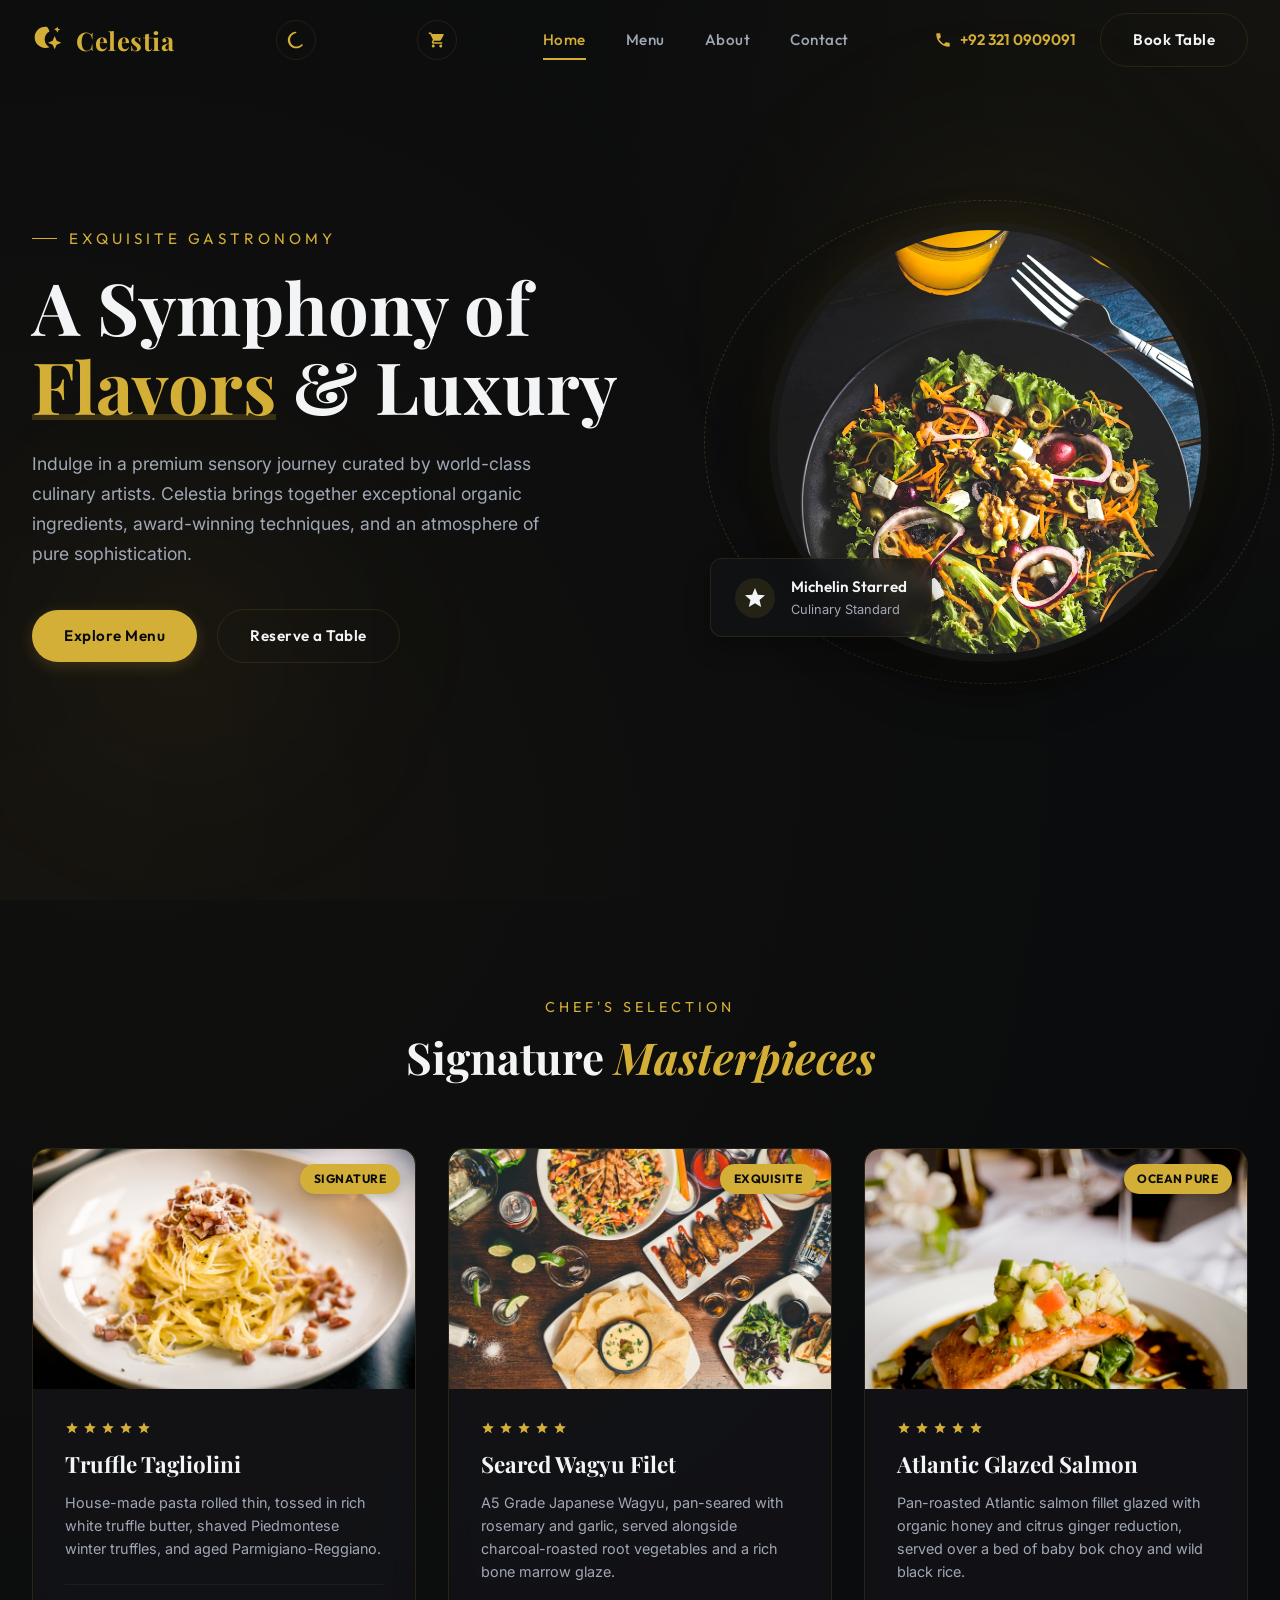
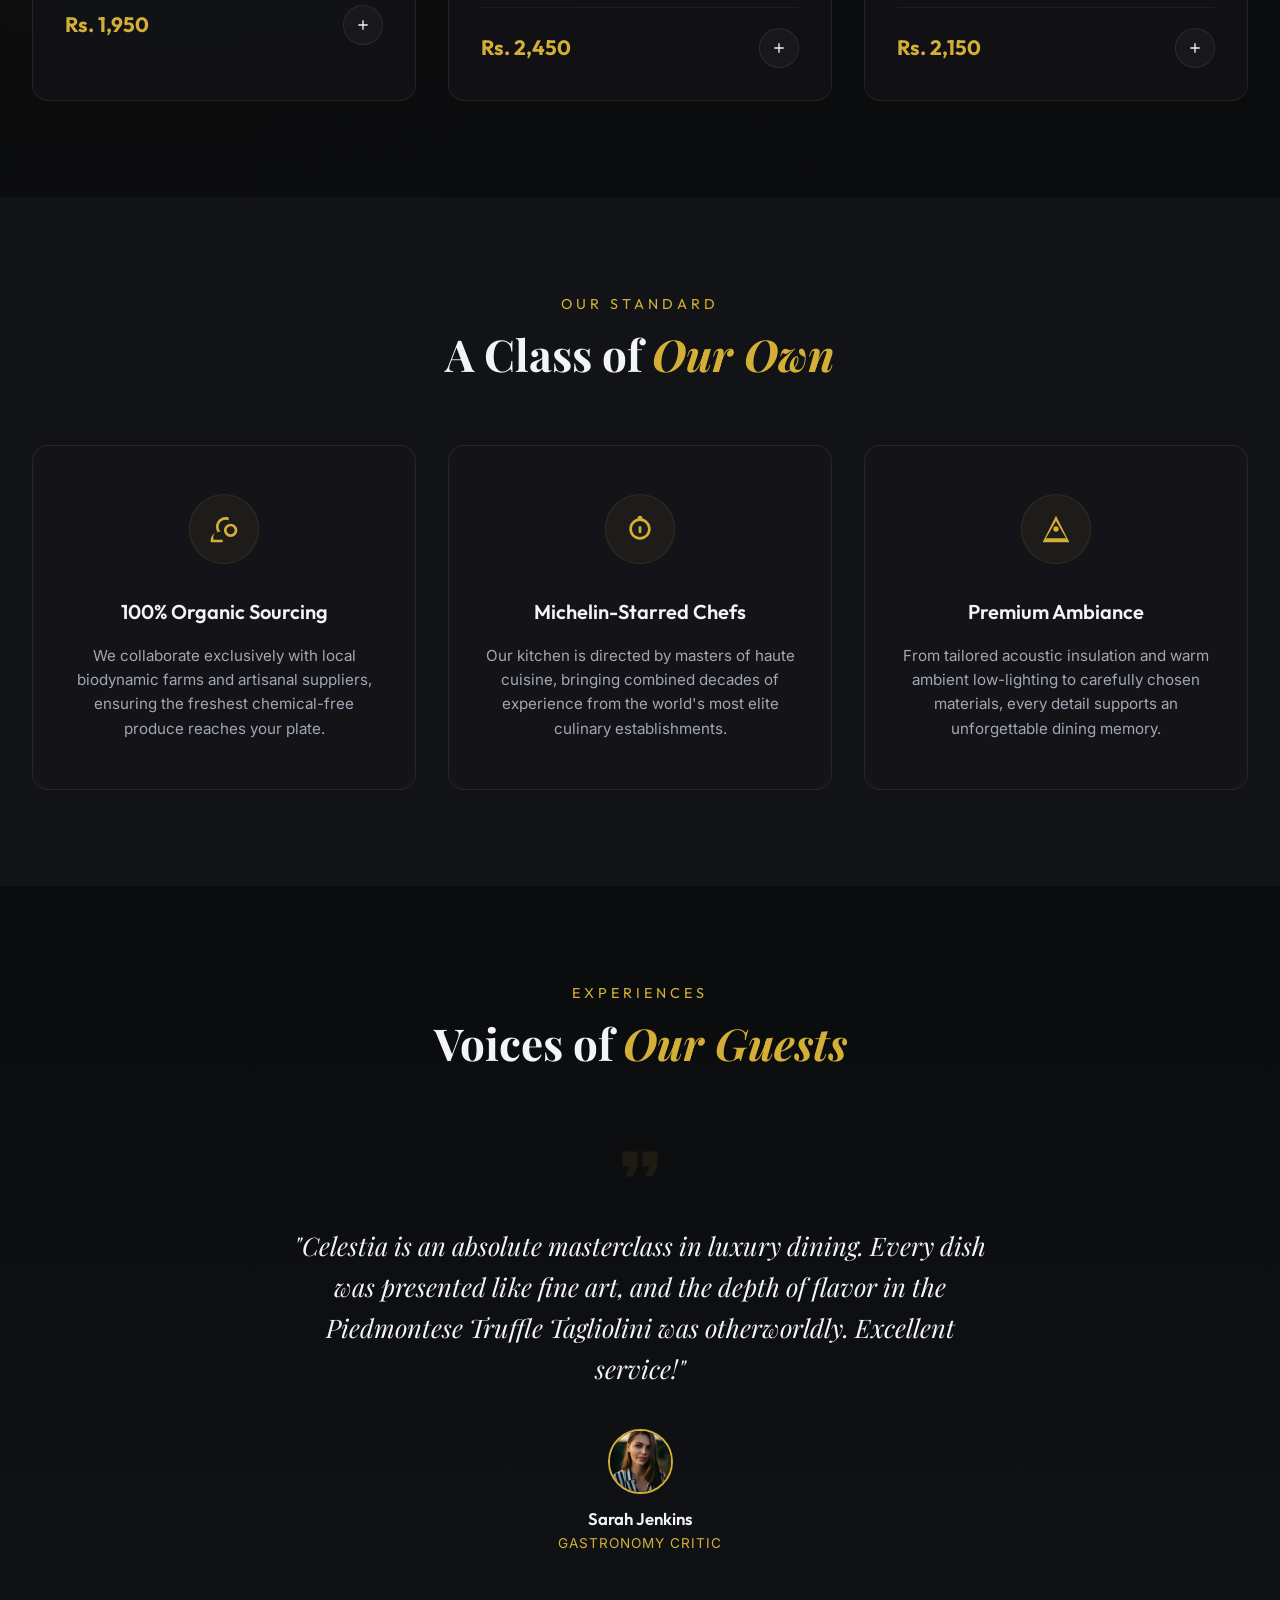
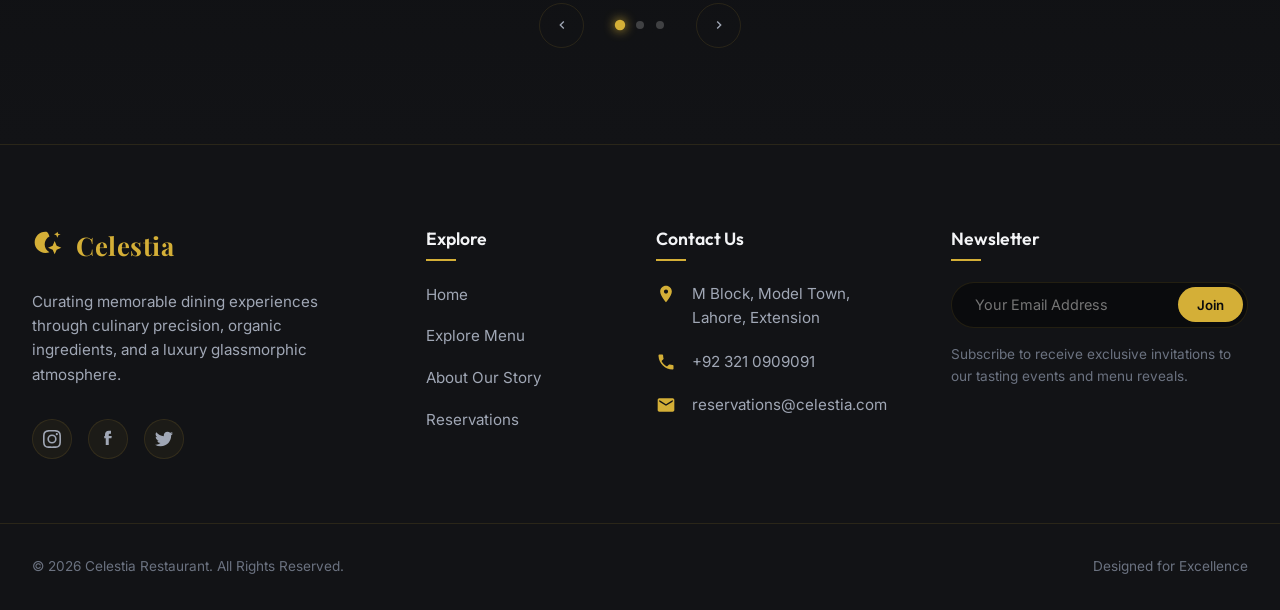
<file: index.html>
<!DOCTYPE html>
<html lang="en">

<head>
    <script>
        // Immediately apply saved theme to prevent flickering
        if (localStorage.getItem('theme') === 'light') {
            document.documentElement.classList.add('light-theme');
        }
    </script>
    <meta charset="UTF-8">
    <meta name="viewport" content="width=device-width, initial-scale=1.0">
    <title>Celestia | Luxury Fine Dining Restaurant</title>
    <meta name="description"
        content="Welcome to Celestia, where luxury meets gastronomy. Experience fine dining curated by Michelin-starred chefs in an ambient, sophisticated atmosphere.">
    <!-- Favicon -->
    <link rel="icon" type="image/svg+xml"
        href="data:image/svg+xml,<svg xmlns='http://www.w3.org/2000/svg' viewBox='0 0 24 24' fill='%23d4af37'><path d='M10 2c-4.42 0-8 3.58-8 8s3.58 8 8 8c1.1 0 2.15-.22 3.11-.62-2.18-1.07-3.61-3.35-3.61-5.88 0-2.53 1.43-4.81 3.61-5.88C12.15 2.22 11.1 2 10 2z'/><path d='M17 9l1.5 3.5L22 14l-3.5 1.5L17 19l-1.5-3.5L12 14l3.5-1.5L17 9z'/><path d='M19 2l.75 1.75L21.5 4l-1.75.75L19 6.5l-.75-1.75L16.5 4l1.75-.75L19 2z'/></svg>">
    <!-- Stylesheets -->
    <link rel="stylesheet" href="css/styles.css?v=1.3">
    <link rel="stylesheet" href="css/home.css?v=1.3">
</head>

<body>

    <!-- Preloader (Bonus Feature) -->
    <div id="preloader">
        <div class="loader-container">
            <div class="loader-logo">
                <svg class="logo-icon" viewBox="0 0 24 24" xmlns="http://www.w3.org/2000/svg">
                    <path
                        d="M10 2c-4.42 0-8 3.58-8 8s3.58 8 8 8c1.1 0 2.15-.22 3.11-.62-2.18-1.07-3.61-3.35-3.61-5.88 0-2.53 1.43-4.81 3.61-5.88C12.15 2.22 11.1 2 10 2z" />
                    <path d="M17 9l1.5 3.5L22 14l-3.5 1.5L17 19l-1.5-3.5L12 14l3.5-1.5L17 9z" />
                    <path d="M19 2l.75 1.75L21.5 4l-1.75.75L19 6.5l-.75-1.75L16.5 4l1.75-.75L19 2z" />
                </svg>
                <span>Celestia</span>
            </div>
            <div class="loader-bar"></div>
        </div>
    </div>

    <!-- Header Section -->
    <header class="header" id="main-header">
        <div class="container nav-container">
            <!-- Brand Logo -->
            <a href="index.html" class="logo" id="header-logo">
                <svg class="logo-icon" viewBox="0 0 24 24" xmlns="http://www.w3.org/2000/svg">
                    <path
                        d="M10 2c-4.42 0-8 3.58-8 8s3.58 8 8 8c1.1 0 2.15-.22 3.11-.62-2.18-1.07-3.61-3.35-3.61-5.88 0-2.53 1.43-4.81 3.61-5.88C12.15 2.22 11.1 2 10 2z" />
                    <path d="M17 9l1.5 3.5L22 14l-3.5 1.5L17 19l-1.5-3.5L12 14l3.5-1.5L17 9z" />
                    <path d="M19 2l.75 1.75L21.5 4l-1.75.75L19 6.5l-.75-1.75L16.5 4l1.75-.75L19 2z" />
                </svg>
                <span>Celestia</span>
            </a>

            <!-- Theme Toggle Button (Bonus Feature) -->
            <button class="theme-toggle" id="theme-toggle-btn" aria-label="Toggle Theme">
                <svg class="sun-icon" viewBox="0 0 24 24">
                    <path
                        d="M12 7c-2.76 0-5 2.24-5 5s2.24 5 5 5 5-2.24 5-5-2.24-5-5-5zM2 13h2c.55 0 1-.45 1-1s-.45-1-1-1H2c-.55 0-1 .45-1 1s.45 1 1 1zm18 0h2c.55 0 1-.45 1-1s-.45-1-1-1h-2c-.55 0-1 .45-1 1s.45 1 1 1zM11 2v2c0 .55.45 1 1 1s1-.45 1-1V2c0-.55-.45-1-1-1s-1 .45-1 1zm0 18v2c0 .55.45 1 1 1s1-.45 1-1v-2c0-.55-.45-1-1-1s-1 .45-1 1zM5.99 4.58c-.39-.39-1.03-.39-1.41 0s-.39 1.03 0 1.41l1.06 1.06c.39.39 1.03.39 1.41 0s.39-1.03 0-1.41L5.99 4.58zm12.37 12.37c-.39-.39-1.03-.39-1.41 0s-.39 1.03 0 1.41l1.06 1.06c.39.39 1.03.39 1.41 0s.39-1.03 0-1.41l-1.06-1.06zm1.06-12.37c-.39-.39-1.03-.39-1.41 0l-1.06 1.06c-.39.39-.39 1.03 0 1.41s1.03.39 1.41 0l1.06-1.06c.39-.38.39-1.02 0-1.41zm-12.37 12.37c-.39-.39-1.03-.39-1.41 0l-1.06 1.06c-.39.39-.39 1.03 0 1.41s1.03.39 1.41 0l1.06-1.06c.39-.38.39-1.02 0-1.41z" />
                </svg>
                <svg class="moon-icon" viewBox="0 0 24 24">
                    <path
                        d="M12.3 22h-.1c-5.5 0-10-4.5-10-10C2.2 6.8 6.3 2.5 11.5 2c.5-.1 1 .3 1 .8s-.3.9-.8 1c-4.2.7-7.2 4.6-6.7 9 .5 3.9 3.8 7 7.8 7 2.1 0 4.1-.8 5.6-2.3.4-.4 1-.4 1.4 0 .4.4.4 1 0 1.4-2.1 2-5 3.1-7.8 3.1z" />
                </svg>
            </button>

            <!-- Shopping Cart Button -->
            <a href="checkout.html" class="header-cart-btn" id="header-cart-btn" aria-label="Shopping Cart">
                <svg width="20" height="20" viewBox="0 0 24 24" fill="currentColor">
                    <path
                        d="M7 18c-1.1 0-1.99.9-1.99 2S5.9 22 7 22s2-.9 2-2-.9-2-2-2zM1 2v2h2l3.6 7.59-1.35 2.45c-.16.28-.25.61-.25.96 0 1.1.9 2 2 2h12v-2H7.42c-.14 0-.25-.11-.25-.25l.03-.12.9-1.63h7.45c.75 0 1.41-.41 1.75-1.03l3.58-6.49c.08-.14.12-.31.12-.48 0-.55-.45-1-1-1H5.21l-.94-2H1zm16 16c-1.1 0-1.99.9-1.99 2s.9 2 1.99 2 2-.9 2-2-.9-2-2-2z" />
                </svg>
                <span class="cart-count-badge" id="cart-badge-count">0</span>
            </a>

            <!-- Mobile Navigation Trigger -->
            <div class="hamburger" id="nav-toggle" aria-label="Toggle Navigation">
                <span></span>
                <span></span>
                <span></span>
            </div>

            <!-- Navigation Links -->
            <nav class="nav-menu" id="nav-links">
                <a href="index.html" class="nav-link active" id="link-home">Home</a>
                <a href="menu.html" class="nav-link" id="link-menu">Menu</a>
                <a href="about.html" class="nav-link" id="link-about">About</a>
                <a href="contact.html" class="nav-link" id="link-contact">Contact</a>
            </nav>

            <!-- Navbar Secondary CTA -->
            <div class="nav-actions">
                <a href="tel:+923210909091" class="nav-phone">
                    <svg width="18" height="18" viewBox="0 0 24 24" fill="currentColor">
                        <path
                            d="M6.62 10.79c1.44 2.83 3.76 5.14 6.59 6.59l2.2-2.2c.27-.27.67-.36 1.02-.24 1.12.37 2.33.57 3.57.57.55 0 1 .45 1 1V20c0 .55-.45 1-1 1-9.39 0-17-7.61-17-17 0-.55.45-1 1-1h3.5c.55 0 1 .45 1 1 0 1.25.2 2.45.57 3.57.11.35.03.74-.25 1.02l-2.2 2.2z" />
                    </svg>
                    <span>+92 321 0909091</span>
                </a>
                <a href="contact.html" class="btn btn-secondary" id="nav-book-btn">Book Table</a>
            </div>
        </div>
    </header>

    <!-- Hero Section -->
    <main>
        <section class="hero" id="home-hero">
            <div class="glow-ball glow-ball-1"></div>
            <div class="glow-ball glow-ball-2"></div>
            <div class="container hero-grid">
                <div class="hero-content reveal">
                    <span class="hero-tagline">Exquisite Gastronomy</span>
                    <h1 class="hero-title">A Symphony of <span>Flavors</span> & Luxury</h1>
                    <p class="hero-desc">Indulge in a premium sensory journey curated by world-class culinary artists.
                        Celestia brings together exceptional organic ingredients, award-winning techniques, and an
                        atmosphere of pure sophistication.</p>
                    <div class="hero-ctas">
                        <a href="menu.html" class="btn btn-primary" id="hero-menu-btn">Explore Menu</a>
                        <a href="contact.html" class="btn btn-secondary" id="hero-book-btn">Reserve a Table</a>
                    </div>
                </div>
                <div class="hero-image-container reveal" style="transition-delay: 0.2s;">
                    <div class="hero-circle-outline"></div>
                    <div class="hero-img-wrapper">
                        <img src="assets/images/hero-dish.jpg" alt="Exquisite signature dish at Celestia" id="hero-img">
                    </div>
                    <!-- Floating Badge -->
                    <div class="hero-floating-badge">
                        <div class="badge-icon">
                            <svg width="24" height="24" viewBox="0 0 24 24" fill="currentColor">
                                <path
                                    d="M12 17.27L18.18 21l-1.64-7.03L22 9.24l-7.19-.61L12 2 9.19 8.63 2 9.24l5.46 4.73L5.82 21z" />
                            </svg>
                        </div>
                        <div class="badge-text">
                            <h5>Michelin Starred</h5>
                            <p>Culinary Standard</p>
                        </div>
                    </div>
                </div>
            </div>
        </section>

        <!-- Featured Dishes Section -->
        <section class="featured" id="featured-dishes">
            <div class="container">
                <div class="section-header reveal">
                    <span class="section-subtitle">Chef's Selection</span>
                    <h2 class="section-title">Signature <span>Masterpieces</span></h2>
                </div>
                <div class="grid-3 featured-grid">
                    <!-- Dish 1 -->
                    <div class="glass-card dish-card reveal">
                        <div class="dish-img-container">
                            <img src="assets/images/dish-1.jpg" alt="Truffle Tagliolini" id="dish-img-1">
                            <span class="dish-tag">Signature</span>
                        </div>
                        <div class="dish-info">
                            <div class="dish-rating">
                                <svg class="star-icon" viewBox="0 0 24 24">
                                    <path
                                        d="M12 17.27L18.18 21l-1.64-7.03L22 9.24l-7.19-.61L12 2 9.19 8.63 2 9.24l5.46 4.73L5.82 21z" />
                                </svg>
                                <svg class="star-icon" viewBox="0 0 24 24">
                                    <path
                                        d="M12 17.27L18.18 21l-1.64-7.03L22 9.24l-7.19-.61L12 2 9.19 8.63 2 9.24l5.46 4.73L5.82 21z" />
                                </svg>
                                <svg class="star-icon" viewBox="0 0 24 24">
                                    <path
                                        d="M12 17.27L18.18 21l-1.64-7.03L22 9.24l-7.19-.61L12 2 9.19 8.63 2 9.24l5.46 4.73L5.82 21z" />
                                </svg>
                                <svg class="star-icon" viewBox="0 0 24 24">
                                    <path
                                        d="M12 17.27L18.18 21l-1.64-7.03L22 9.24l-7.19-.61L12 2 9.19 8.63 2 9.24l5.46 4.73L5.82 21z" />
                                </svg>
                                <svg class="star-icon" viewBox="0 0 24 24">
                                    <path
                                        d="M12 17.27L18.18 21l-1.64-7.03L22 9.24l-7.19-.61L12 2 9.19 8.63 2 9.24l5.46 4.73L5.82 21z" />
                                </svg>
                            </div>
                            <h3 class="dish-title">Truffle Tagliolini</h3>
                            <p class="dish-desc">House-made pasta rolled thin, tossed in rich white truffle butter,
                                shaved Piedmontese winter truffles, and aged Parmigiano-Reggiano.</p>
                            <div class="dish-footer">
                                <span class="dish-price">Rs. 1,950</span>
                                <a href="checkout.html" class="btn-icon-only featured-order-btn" aria-label="Order Dish"
                                    data-id="13" data-name="Truffle Tagliolini" data-price="1950"
                                    data-image="assets/images/dish-1.jpg" data-badge="Signature"
                                    data-desc="House-made pasta rolled thin, tossed in rich white truffle butter, shaved Piedmontese winter truffles, and aged Parmigiano-Reggiano.">
                                    <svg viewBox="0 0 24 24">
                                        <path d="M19 13h-6v6h-2v-6H5v-2h6V5h2v6h6v2z" />
                                    </svg>
                                </a>
                            </div>
                        </div>
                    </div>
                    <!-- Dish 2 -->
                    <div class="glass-card dish-card reveal" style="transition-delay: 0.1s;">
                        <div class="dish-img-container">
                            <img src="assets/images/dish-2.jpg" alt="Pan-Seared Wagyu Filet" id="dish-img-2">
                            <span class="dish-tag">Exquisite</span>
                        </div>
                        <div class="dish-info">
                            <div class="dish-rating">
                                <svg class="star-icon" viewBox="0 0 24 24">
                                    <path
                                        d="M12 17.27L18.18 21l-1.64-7.03L22 9.24l-7.19-.61L12 2 9.19 8.63 2 9.24l5.46 4.73L5.82 21z" />
                                </svg>
                                <svg class="star-icon" viewBox="0 0 24 24">
                                    <path
                                        d="M12 17.27L18.18 21l-1.64-7.03L22 9.24l-7.19-.61L12 2 9.19 8.63 2 9.24l5.46 4.73L5.82 21z" />
                                </svg>
                                <svg class="star-icon" viewBox="0 0 24 24">
                                    <path
                                        d="M12 17.27L18.18 21l-1.64-7.03L22 9.24l-7.19-.61L12 2 9.19 8.63 2 9.24l5.46 4.73L5.82 21z" />
                                </svg>
                                <svg class="star-icon" viewBox="0 0 24 24">
                                    <path
                                        d="M12 17.27L18.18 21l-1.64-7.03L22 9.24l-7.19-.61L12 2 9.19 8.63 2 9.24l5.46 4.73L5.82 21z" />
                                </svg>
                                <svg class="star-icon" viewBox="0 0 24 24">
                                    <path
                                        d="M12 17.27L18.18 21l-1.64-7.03L22 9.24l-7.19-.61L12 2 9.19 8.63 2 9.24l5.46 4.73L5.82 21z" />
                                </svg>
                            </div>
                            <h3 class="dish-title">Seared Wagyu Filet</h3>
                            <p class="dish-desc">A5 Grade Japanese Wagyu, pan-seared with rosemary and garlic, served
                                alongside charcoal-roasted root vegetables and a rich bone marrow glaze.</p>
                            <div class="dish-footer">
                                <span class="dish-price">Rs. 2,450</span>
                                <a href="checkout.html" class="btn-icon-only featured-order-btn" aria-label="Order Dish"
                                    data-id="14" data-name="Seared Wagyu Filet" data-price="2450"
                                    data-image="assets/images/dish-2.jpg" data-badge="Exquisite"
                                    data-desc="A5 Grade Japanese Wagyu, pan-seared with rosemary and garlic, served alongside charcoal-roasted root vegetables and a rich bone marrow glaze.">
                                    <svg viewBox="0 0 24 24">
                                        <path d="M19 13h-6v6h-2v-6H5v-2h6V5h2v6h6v2z" />
                                    </svg>
                                </a>
                            </div>
                        </div>
                    </div>
                    <!-- Dish 3 -->
                    <div class="glass-card dish-card reveal" style="transition-delay: 0.2s;">
                        <div class="dish-img-container">
                            <img src="assets/images/dish-3.jpg" alt="Glazed Salmon Fillet" id="dish-img-3">
                            <span class="dish-tag">Ocean Pure</span>
                        </div>
                        <div class="dish-info">
                            <div class="dish-rating">
                                <svg class="star-icon" viewBox="0 0 24 24">
                                    <path
                                        d="M12 17.27L18.18 21l-1.64-7.03L22 9.24l-7.19-.61L12 2 9.19 8.63 2 9.24l5.46 4.73L5.82 21z" />
                                </svg>
                                <svg class="star-icon" viewBox="0 0 24 24">
                                    <path
                                        d="M12 17.27L18.18 21l-1.64-7.03L22 9.24l-7.19-.61L12 2 9.19 8.63 2 9.24l5.46 4.73L5.82 21z" />
                                </svg>
                                <svg class="star-icon" viewBox="0 0 24 24">
                                    <path
                                        d="M12 17.27L18.18 21l-1.64-7.03L22 9.24l-7.19-.61L12 2 9.19 8.63 2 9.24l5.46 4.73L5.82 21z" />
                                </svg>
                                <svg class="star-icon" viewBox="0 0 24 24">
                                    <path
                                        d="M12 17.27L18.18 21l-1.64-7.03L22 9.24l-7.19-.61L12 2 9.19 8.63 2 9.24l5.46 4.73L5.82 21z" />
                                </svg>
                                <svg class="star-icon" viewBox="0 0 24 24">
                                    <path
                                        d="M12 17.27L18.18 21l-1.64-7.03L22 9.24l-7.19-.61L12 2 9.19 8.63 2 9.24l5.46 4.73L5.82 21z" />
                                </svg>
                            </div>
                            <h3 class="dish-title">Atlantic Glazed Salmon</h3>
                            <p class="dish-desc">Pan-roasted Atlantic salmon fillet glazed with organic honey and citrus
                                ginger reduction, served over a bed of baby bok choy and wild black rice.</p>
                            <div class="dish-footer">
                                <span class="dish-price">Rs. 2,150</span>
                                <a href="checkout.html" class="btn-icon-only featured-order-btn" aria-label="Order Dish"
                                    data-id="15" data-name="Atlantic Glazed Salmon" data-price="2150"
                                    data-image="assets/images/dish-3.jpg" data-badge="Ocean Pure"
                                    data-desc="Pan-roasted Atlantic salmon fillet glazed with organic honey and citrus ginger reduction, served over a bed of baby bok choy and wild black rice.">
                                    <svg viewBox="0 0 24 24">
                                        <path d="M19 13h-6v6h-2v-6H5v-2h6V5h2v6h6v2z" />
                                    </svg>
                                </a>
                            </div>
                        </div>
                    </div>
                </div>
            </div>
        </section>

        <!-- Why Choose Us Section -->
        <section class="why-us" id="why-choose-us" style="background-color: var(--bg-secondary);">
            <div class="container">
                <div class="section-header reveal">
                    <span class="section-subtitle">Our Standard</span>
                    <h2 class="section-title">A Class of <span>Our Own</span></h2>
                </div>
                <div class="grid-3 benefits-grid">
                    <!-- Benefit 1 -->
                    <div class="glass-card benefit-card reveal">
                        <div class="benefit-icon-box">
                            <svg viewBox="0 0 24 24">
                                <path
                                    d="M17 8C14.24 8 12 10.24 12 13C12 15.76 14.24 18 17 18C19.76 18 22 15.76 22 13C22 10.24 19.76 8 17 8ZM17 16C15.35 16 14 14.65 14 13C14 11.35 15.35 10 17 10C18.65 10 20 11.35 20 13C20 14.65 18.65 16 17 16ZM2 22H11V20H4V18C4 15.79 5.79 14 8 14H9.53C8.59 13.06 8 11.75 8 10.3C8 7.37 10.37 5 13.3 5C14.07 5 14.82 5.16 15.5 5.46V3.31C14.79 3.11 14.06 3 13.3 3C9.27 3 6 6.27 6 10.3C6 11.83 6.47 13.25 7.27 14.43C4.24 14.9 2 17.5 2 20.7V22Z" />
                            </svg>
                        </div>
                        <h3 class="benefit-title">100% Organic Sourcing</h3>
                        <p class="benefit-desc">We collaborate exclusively with local biodynamic farms and artisanal
                            suppliers, ensuring the freshest chemical-free produce reaches your plate.</p>
                    </div>
                    <!-- Benefit 2 -->
                    <div class="glass-card benefit-card reveal" style="transition-delay: 0.1s;">
                        <div class="benefit-icon-box">
                            <svg viewBox="0 0 24 24">
                                <path
                                    d="M12 2c1.1 0 2 .9 2 2v1h-4V4c0-1.1.9-2 2-2zm0 18c-4.41 0-8-3.59-8-8s3.59-8 8-8 8 3.59 8 8-3.59 8-8 8zm0-14c-3.31 0-6 2.69-6 6s2.69 6 6 6 6-2.69 6-6-2.69-6-6-6zm-1 4h2v5h-2V8z" />
                            </svg>
                        </div>
                        <h3 class="benefit-title">Michelin-Starred Chefs</h3>
                        <p class="benefit-desc">Our kitchen is directed by masters of haute cuisine, bringing combined
                            decades of experience from the world's most elite culinary establishments.</p>
                    </div>
                    <!-- Benefit 3 -->
                    <div class="glass-card benefit-card reveal" style="transition-delay: 0.2s;">
                        <div class="benefit-icon-box">
                            <svg viewBox="0 0 24 24">
                                <path
                                    d="M12 2L2 22h20L12 2zm0 3.99L19.53 19H4.47L12 5.99zM12 10a2 2 0 100 4 2 2 0 000-4z" />
                            </svg>
                        </div>
                        <h3 class="benefit-title">Premium Ambiance</h3>
                        <p class="benefit-desc">From tailored acoustic insulation and warm ambient low-lighting to
                            carefully chosen materials, every detail supports an unforgettable dining memory.</p>
                    </div>
                </div>
            </div>
        </section>

        <!-- Testimonials Section -->
        <section class="testimonials" id="customer-testimonials">
            <div class="container">
                <div class="section-header reveal">
                    <span class="section-subtitle">Experiences</span>
                    <h2 class="section-title">Voices of <span>Our Guests</span></h2>
                </div>

                <div class="testimonials-slider reveal">
                    <div class="testimonial-container">
                        <!-- Slide 1 -->
                        <div class="testimonial-slide active" id="slide-0">
                            <svg class="quote-icon" viewBox="0 0 24 24">
                                <path d="M6 17h3l2-4V7H5v6h3zm8 0h3l2-4V7h-6v6h3z" />
                            </svg>
                            <p class="testimonial-text">"Celestia is an absolute masterclass in luxury dining. Every
                                dish was presented like fine art, and the depth of flavor in the Piedmontese Truffle
                                Tagliolini was otherworldly. Excellent service!"</p>
                            <div class="testimonial-author">
                                <div class="author-img">
                                    <img src="assets/images/testimonial-1.jpg" alt="Sarah Jenkins">
                                </div>
                                <div class="author-info">
                                    <h4>Sarah Jenkins</h4>
                                    <p>Gastronomy Critic</p>
                                </div>
                            </div>
                        </div>
                        <!-- Slide 2 -->
                        <div class="testimonial-slide" id="slide-1">
                            <svg class="quote-icon" viewBox="0 0 24 24">
                                <path d="M6 17h3l2-4V7H5v6h3zm8 0h3l2-4V7h-6v6h3z" />
                            </svg>
                            <p class="testimonial-text">"The Wagyu Filet literally melted on my tongue. The level of
                                care that has gone into defining the acoustic tone and golden ambient glow of the room
                                is staggering. A top 3 culinary experience worldwide."</p>
                            <div class="testimonial-author">
                                <div class="author-img">
                                    <img src="assets/images/testimonial-2.jpg" alt="Alexander Dumont">
                                </div>
                                <div class="author-info">
                                    <h4>Alexander Dumont</h4>
                                    <p>Tech Founder</p>
                                </div>
                            </div>
                        </div>
                        <!-- Slide 3 -->
                        <div class="testimonial-slide" id="slide-2">
                            <svg class="quote-icon" viewBox="0 0 24 24">
                                <path d="M6 17h3l2-4V7H5v6h3zm8 0h3l2-4V7h-6v6h3z" />
                            </svg>
                            <p class="testimonial-text">"A perfect evening from start to finish. The wine pairings
                                suggested by the sommelier were impeccable, matching the citrus notes of the Atlantic
                                Glazed Salmon. Truly stunning."</p>
                            <div class="testimonial-author">
                                <div class="author-img">
                                    <img src="assets/images/testimonial-3.jpg" alt="Kiara Sharma">
                                </div>
                                <div class="author-info">
                                    <h4>Kiara Sharma</h4>
                                    <p>Lifestyle Influencer</p>
                                </div>
                            </div>
                        </div>
                    </div>

                    <!-- Slider Controls -->
                    <div class="slider-controls">
                        <button class="slider-btn" id="prev-testimonial" aria-label="Previous Testimonial">
                            <svg viewBox="0 0 24 24">
                                <path d="M15.41 7.41L14 6l-6 6 6 6 1.41-1.41L10.83 12z" />
                            </svg>
                        </button>
                        <div class="slider-dots" id="slider-dots">
                            <span class="dot active" data-index="0"></span>
                            <span class="dot" data-index="1"></span>
                            <span class="dot" data-index="2"></span>
                        </div>
                        <button class="slider-btn" id="next-testimonial" aria-label="Next Testimonial">
                            <svg viewBox="0 0 24 24">
                                <path d="M10 6L8.59 7.41 13.17 12l-4.58 4.59L10 18l6-6z" />
                            </svg>
                        </button>
                    </div>
                </div>
            </div>
        </section>
    </main>

    <!-- Footer Section -->
    <footer class="footer">
        <div class="container footer-grid">
            <!-- Col 1: Brand -->
            <div class="footer-brand">
                <a href="index.html" class="logo">
                    <svg class="logo-icon" viewBox="0 0 24 24" xmlns="http://www.w3.org/2000/svg">
                        <path
                            d="M10 2c-4.42 0-8 3.58-8 8s3.58 8 8 8c1.1 0 2.15-.22 3.11-.62-2.18-1.07-3.61-3.35-3.61-5.88 0-2.53 1.43-4.81 3.61-5.88C12.15 2.22 11.1 2 10 2z" />
                        <path d="M17 9l1.5 3.5L22 14l-3.5 1.5L17 19l-1.5-3.5L12 14l3.5-1.5L17 9z" />
                        <path d="M19 2l.75 1.75L21.5 4l-1.75.75L19 6.5l-.75-1.75L16.5 4l1.75-.75L19 2z" />
                    </svg>
                    <span>Celestia</span>
                </a>
                <p>Curating memorable dining experiences through culinary precision, organic ingredients, and a luxury
                    glassmorphic atmosphere.</p>
                <div class="social-links">
                    <a href="#" class="social-icon" aria-label="Instagram">
                        <svg width="18" height="18" viewBox="0 0 24 24" fill="currentColor">
                            <path
                                d="M12 2.163c3.204 0 3.584.012 4.85.07 3.252.148 4.771 1.691 4.919 4.919.058 1.265.069 1.645.069 4.849 0 3.205-.012 3.584-.069 4.849-.149 3.225-1.664 4.771-4.919 4.919-1.266.058-1.644.07-4.85.07-3.204 0-3.584-.012-4.849-.07-3.26-.149-4.771-1.699-4.919-4.92-.058-1.265-.07-1.644-.07-4.849 0-3.204.013-3.583.07-4.849.149-3.227 1.664-4.771 4.919-4.919 1.266-.057 1.645-.069 4.849-.069zM12 0C8.741 0 8.333.014 7.053.072 2.695.272.273 2.69.073 7.051.014 8.333 0 8.741 0 12c0 3.259.014 3.668.072 4.948.2 4.358 2.618 6.78 6.98 6.98 1.281.058 1.689.072 4.948.072 3.259 0 3.668-.014 4.948-.072 4.354-.2 6.782-2.618 6.979-6.98.059-1.28.073-1.689.073-4.948 0-3.259-.014-3.667-.072-4.947-.196-4.354-2.617-6.78-6.979-6.98C15.668.014 15.259 0 12 0zm0 5.838a6.162 6.162 0 100 12.324 6.162 6.162 0 000-12.324zM12 16a4 4 0 110-8 4 4 0 010 8zm6.406-11.845a1.44 1.44 0 100 2.881 1.44 1.44 0 000-2.881z" />
                        </svg>
                    </a>
                    <a href="#" class="social-icon" aria-label="Facebook">
                        <svg width="18" height="18" viewBox="0 0 24 24" fill="currentColor">
                            <path d="M9 8H7v3h2v9h4v-9h3.6l.4-3H13V6c0-.5.5-1 1-1h2V1h-3c-3 0-5 2-5 5v2z" />
                        </svg>
                    </a>
                    <a href="#" class="social-icon" aria-label="Twitter">
                        <svg width="18" height="18" viewBox="0 0 24 24" fill="currentColor">
                            <path
                                d="M24 4.557a9.83 9.83 0 01-2.828.775 4.932 4.932 0 002.165-2.724 9.864 9.864 0 01-3.127 1.195 4.916 4.916 0 00-3.594-1.555c-3.179 0-5.515 2.966-4.797 6.045A13.978 13.978 0 011.671 3.149a4.909 4.909 0 001.523 6.574 4.903 4.903 0 01-2.229-.616c-.054 2.281 1.581 4.415 3.949 4.89a4.935 4.935 0 01-2.224.084 4.928 4.928 0 004.6 3.417A9.867 9.867 0 010 19.54a13.94 13.94 0 007.548 2.212c9.142 0 14.307-7.721 13.995-14.646A10.025 10.025 0 0024 4.557z" />
                        </svg>
                    </a>
                </div>
            </div>

            <!-- Col 2: Navigation Links -->
            <div class="footer-col">
                <h4>Explore</h4>
                <ul class="footer-links">
                    <li><a href="index.html">Home</a></li>
                    <li><a href="menu.html">Explore Menu</a></li>
                    <li><a href="about.html">About Our Story</a></li>
                    <li><a href="contact.html">Reservations</a></li>
                </ul>
            </div>

            <!-- Col 3: Contact Info -->
            <div class="footer-col" id="footer-contact">
                <h4>Contact Us</h4>
                <ul class="footer-info">
                    <li>
                        <svg viewBox="0 0 24 24">
                            <path
                                d="M12 2C8.13 2 5 5.13 5 9c0 5.25 7 13 7 13s7-7.75 7-13c0-3.87-3.13-7-7-7zm0 9.5c-1.38 0-2.5-1.12-2.5-2.5s1.12-2.5 2.5-2.5 2.5 1.12 2.5 2.5-1.12 2.5-2.5 2.5z" />
                        </svg>
                        <span>M Block, Model Town, Lahore, Extension</span>
                    </li>
                    <li>
                        <svg viewBox="0 0 24 24">
                            <path
                                d="M6.62 10.79c1.44 2.83 3.76 5.14 6.59 6.59l2.2-2.2c.27-.27.67-.36 1.02-.24 1.12.37 2.33.57 3.57.57.55 0 1 .45 1 1V20c0 .55-.45 1-1 1-9.39 0-17-7.61-17-17 0-.55.45-1 1-1h3.5c.55 0 1 .45 1 1 0 1.25.2 2.45.57 3.57.11.35.03.74-.25 1.02l-2.2 2.2z" />
                        </svg>
                        <span>+92 321 0909091</span>
                    </li>
                    <li>
                        <svg viewBox="0 0 24 24">
                            <path
                                d="M20 4H4c-1.1 0-1.99.9-1.99 2L2 18c0 1.1.9 2 2 2h16c1.1 0 2-.9 2-2V6c0-1.1-.9-2-2-2zm0 4l-8 5-8-5V6l8 5 8-5v2z" />
                        </svg>
                        <span>reservations@celestia.com</span>
                    </li>
                </ul>
            </div>

            <!-- Col 4: Newsletter -->
            <div class="footer-col">
                <h4>Newsletter</h4>
                <form class="newsletter-form" id="newsletter-form"
                    onsubmit="event.preventDefault(); alert('Thank you for subscribing to Celestia updates!');">
                    <div class="newsletter-input-wrap">
                        <input type="email" placeholder="Your Email Address" class="newsletter-input" required
                            aria-label="Email Address">
                        <button type="submit" class="newsletter-btn">Join</button>
                    </div>
                    <p>Subscribe to receive exclusive invitations to our tasting events and menu reveals.</p>
                </form>
            </div>
        </div>

        <!-- Footer Bottom -->
        <div class="container footer-bottom">
            <p>&copy; 2026 Celestia Restaurant. All Rights Reserved.</p>
            <p>Designed for Excellence</p>
        </div>
    </footer>

    <!-- JavaScripts -->
    <script src="js/main.js?v=1.2"></script>
    <script>
        // Page-specific inline script for Testimonial Slider
        document.addEventListener('DOMContentLoaded', () => {
            const slides = document.querySelectorAll('.testimonial-slide');
            const dots = document.querySelectorAll('.dot');
            const prevBtn = document.getElementById('prev-testimonial');
            const nextBtn = document.getElementById('next-testimonial');
            let currentSlide = 0;
            let autoPlayTimer;

            function showSlide(index) {
                slides.forEach(slide => slide.classList.remove('active'));
                dots.forEach(dot => dot.classList.remove('active'));

                currentSlide = (index + slides.length) % slides.length;
                slides[currentSlide].classList.add('active');
                dots[currentSlide].classList.add('active');
            }

            function nextSlide() {
                showSlide(currentSlide + 1);
            }

            function prevSlide() {
                showSlide(currentSlide - 1);
            }

            if (prevBtn && nextBtn) {
                prevBtn.addEventListener('click', () => {
                    prevSlide();
                    resetTimer();
                });

                nextBtn.addEventListener('click', () => {
                    nextSlide();
                    resetTimer();
                });
            }

            dots.forEach(dot => {
                dot.addEventListener('click', (e) => {
                    const idx = parseInt(e.target.getAttribute('data-index'));
                    showSlide(idx);
                    resetTimer();
                });
            });

            function startTimer() {
                autoPlayTimer = setInterval(nextSlide, 6000); // Shift every 6 seconds
            }

            function resetTimer() {
                clearInterval(autoPlayTimer);
                startTimer();
            }

            startTimer();
        });
    </script>

    <!-- Back to Top Button (Bonus Feature) -->
    <button class="back-to-top" id="back-to-top-btn" aria-label="Back to Top">
        <svg viewBox="0 0 24 24">
            <path d="M7.41 15.41L12 10.83l4.59 4.58L18 14l-6-6-6 6z" />
        </svg>
    </button>
</body>

</html>
</file>
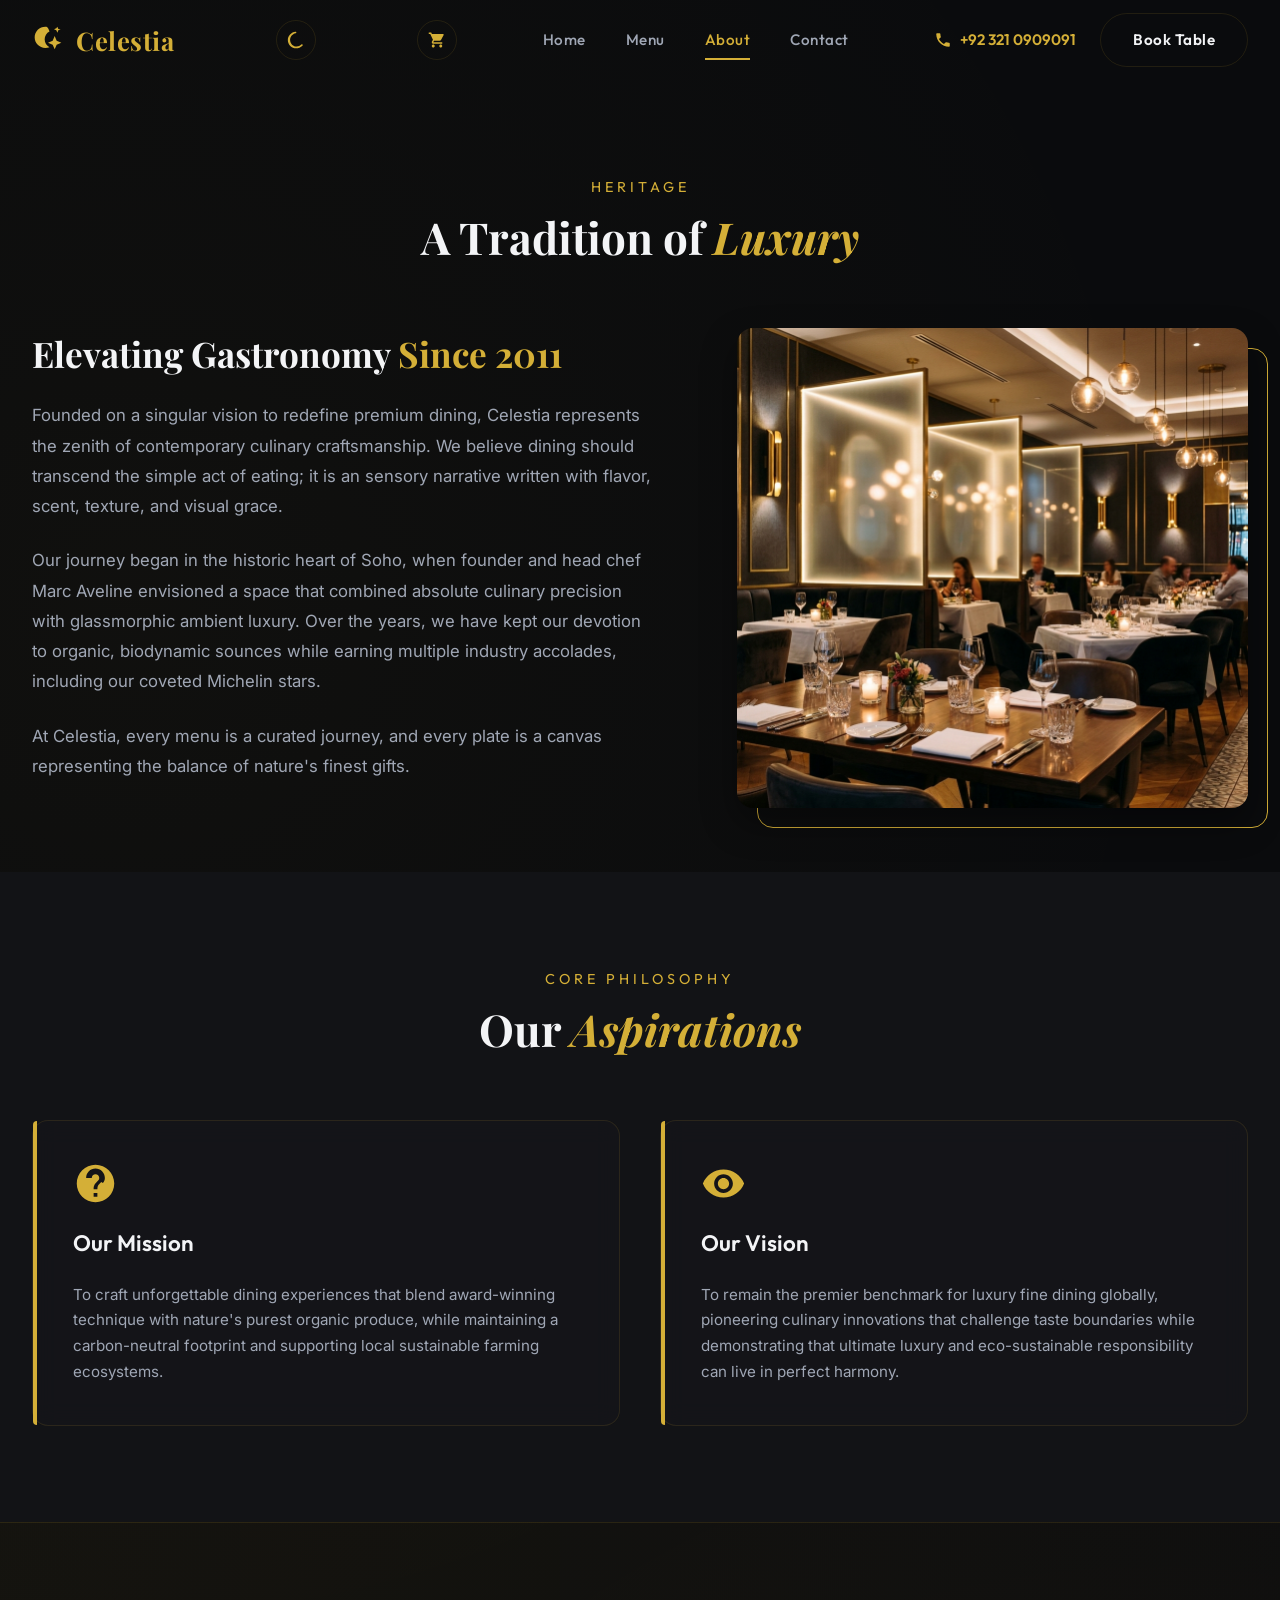
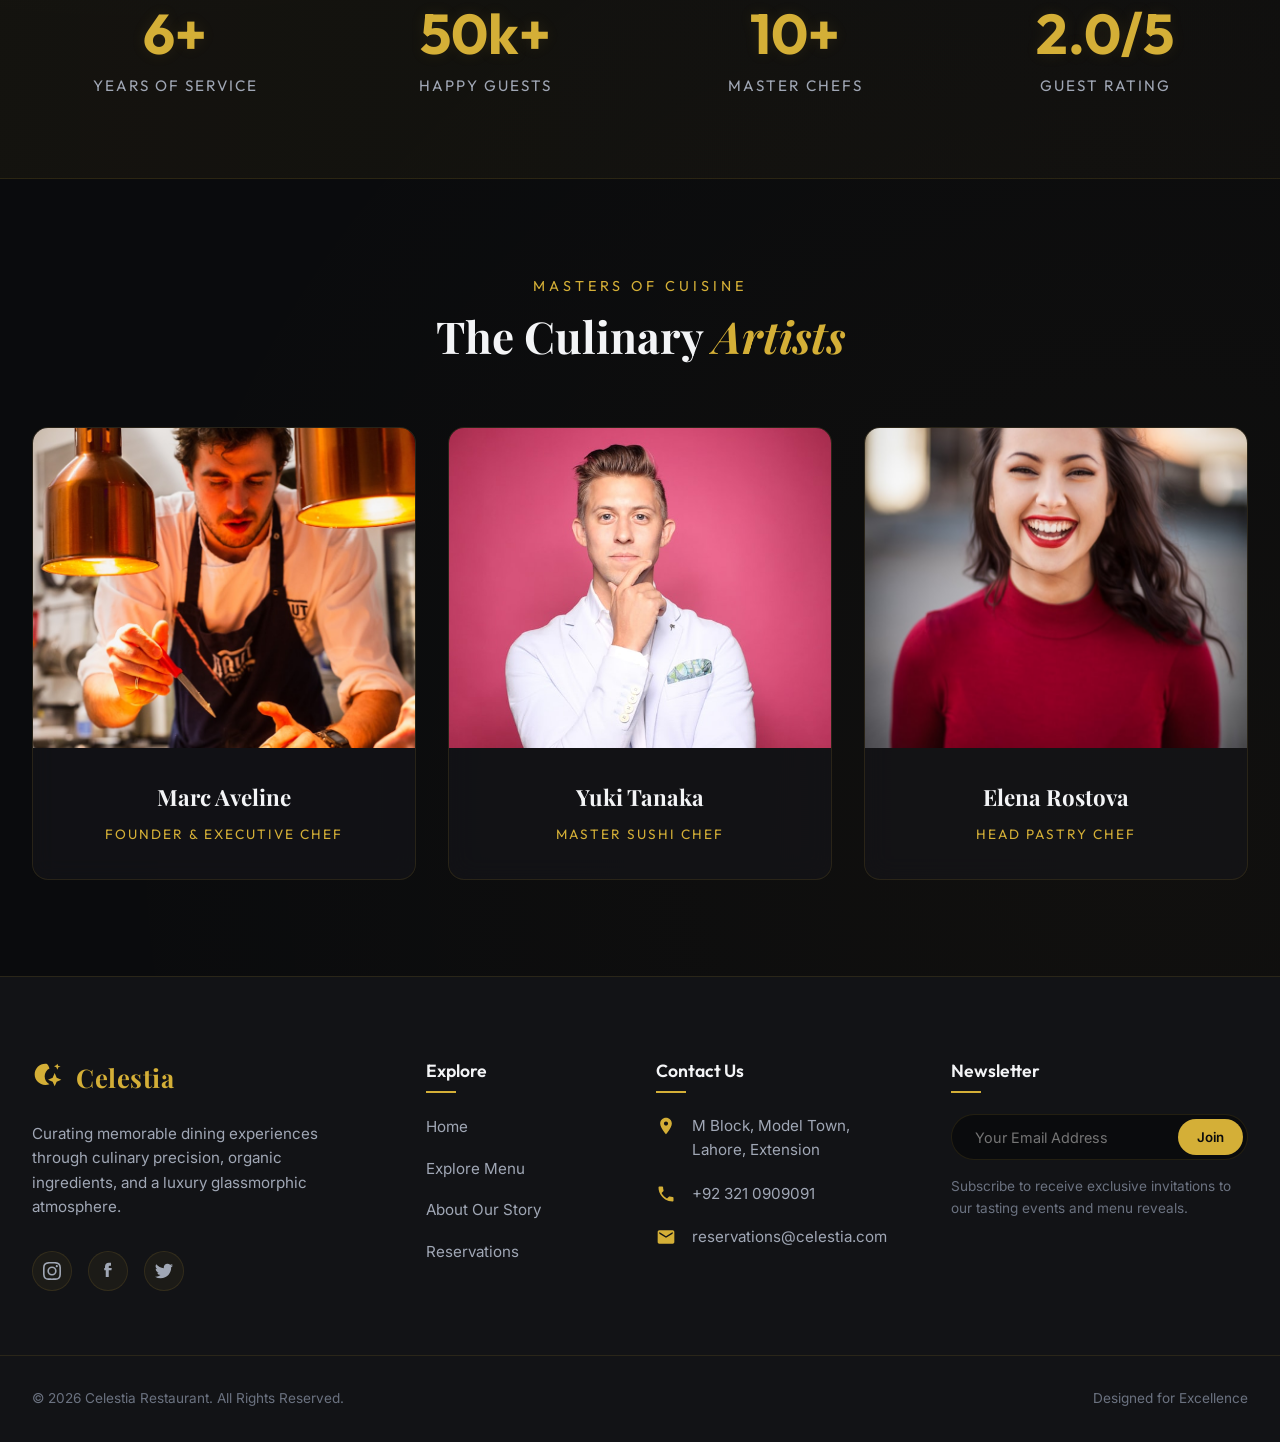
<file: about.html>
<!DOCTYPE html>
<html lang="en">
<head>
    <script>
        // Immediately apply saved theme to prevent flickering
        if (localStorage.getItem('theme') === 'light') {
            document.documentElement.classList.add('light-theme');
        }
    </script>
    <meta charset="UTF-8">
    <meta name="viewport" content="width=device-width, initial-scale=1.0">
    <title>Celestia | Our Story</title>
    <meta name="description" content="Discover Celestia's heritage, mission, and the culinary visionaries behind our Michelin-starred kitchen. Meet our chefs and explore our history.">
    <!-- Favicon -->
    <link rel="icon" type="image/svg+xml" href="data:image/svg+xml,<svg xmlns='http://www.w3.org/2000/svg' viewBox='0 0 24 24' fill='%23d4af37'><path d='M10 2c-4.42 0-8 3.58-8 8s3.58 8 8 8c1.1 0 2.15-.22 3.11-.62-2.18-1.07-3.61-3.35-3.61-5.88 0-2.53 1.43-4.81 3.61-5.88C12.15 2.22 11.1 2 10 2z'/><path d='M17 9l1.5 3.5L22 14l-3.5 1.5L17 19l-1.5-3.5L12 14l3.5-1.5L17 9z'/><path d='M19 2l.75 1.75L21.5 4l-1.75.75L19 6.5l-.75-1.75L16.5 4l1.75-.75L19 2z'/></svg>">
    <!-- Stylesheets -->
    <link rel="stylesheet" href="css/styles.css?v=1.3">
    <link rel="stylesheet" href="css/about.css?v=1.3">
</head>
<body>

    <!-- Preloader (Bonus Feature) -->
    <div id="preloader">
        <div class="loader-container">
            <div class="loader-logo">
                <svg class="logo-icon" viewBox="0 0 24 24" xmlns="http://www.w3.org/2000/svg">
                    <path d="M10 2c-4.42 0-8 3.58-8 8s3.58 8 8 8c1.1 0 2.15-.22 3.11-.62-2.18-1.07-3.61-3.35-3.61-5.88 0-2.53 1.43-4.81 3.61-5.88C12.15 2.22 11.1 2 10 2z" />
                    <path d="M17 9l1.5 3.5L22 14l-3.5 1.5L17 19l-1.5-3.5L12 14l3.5-1.5L17 9z" />
                    <path d="M19 2l.75 1.75L21.5 4l-1.75.75L19 6.5l-.75-1.75L16.5 4l1.75-.75L19 2z" />
                </svg>
                <span>Celestia</span>
            </div>
            <div class="loader-bar"></div>
        </div>
    </div>

    <!-- Header Section -->
    <header class="header" id="main-header">
        <div class="container nav-container">
            <!-- Brand Logo -->
            <a href="index.html" class="logo" id="header-logo">
                <svg class="logo-icon" viewBox="0 0 24 24" xmlns="http://www.w3.org/2000/svg">
                    <path d="M10 2c-4.42 0-8 3.58-8 8s3.58 8 8 8c1.1 0 2.15-.22 3.11-.62-2.18-1.07-3.61-3.35-3.61-5.88 0-2.53 1.43-4.81 3.61-5.88C12.15 2.22 11.1 2 10 2z" />
                    <path d="M17 9l1.5 3.5L22 14l-3.5 1.5L17 19l-1.5-3.5L12 14l3.5-1.5L17 9z" />
                    <path d="M19 2l.75 1.75L21.5 4l-1.75.75L19 6.5l-.75-1.75L16.5 4l1.75-.75L19 2z" />
                </svg>
                <span>Celestia</span>
            </a>

            <!-- Theme Toggle Button (Bonus Feature) -->
            <button class="theme-toggle" id="theme-toggle-btn" aria-label="Toggle Theme">
                <svg class="sun-icon" viewBox="0 0 24 24"><path d="M12 7c-2.76 0-5 2.24-5 5s2.24 5 5 5 5-2.24 5-5-2.24-5-5-5zM2 13h2c.55 0 1-.45 1-1s-.45-1-1-1H2c-.55 0-1 .45-1 1s.45 1 1 1zm18 0h2c.55 0 1-.45 1-1s-.45-1-1-1h-2c-.55 0-1 .45-1 1s.45 1 1 1zM11 2v2c0 .55.45 1 1 1s1-.45 1-1V2c0-.55-.45-1-1-1s-1 .45-1 1zm0 18v2c0 .55.45 1 1 1s1-.45 1-1v-2c0-.55-.45-1-1-1s-1 .45-1 1zM5.99 4.58c-.39-.39-1.03-.39-1.41 0s-.39 1.03 0 1.41l1.06 1.06c.39.39 1.03.39 1.41 0s.39-1.03 0-1.41L5.99 4.58zm12.37 12.37c-.39-.39-1.03-.39-1.41 0s-.39 1.03 0 1.41l1.06 1.06c.39.39 1.03.39 1.41 0s.39-1.03 0-1.41l-1.06-1.06zm1.06-12.37c-.39-.39-1.03-.39-1.41 0l-1.06 1.06c-.39.39-.39 1.03 0 1.41s1.03.39 1.41 0l1.06-1.06c.39-.38.39-1.02 0-1.41zm-12.37 12.37c-.39-.39-1.03-.39-1.41 0l-1.06 1.06c-.39.39-.39 1.03 0 1.41s1.03.39 1.41 0l1.06-1.06c.39-.38.39-1.02 0-1.41z"/></svg>
                <svg class="moon-icon" viewBox="0 0 24 24"><path d="M12.3 22h-.1c-5.5 0-10-4.5-10-10C2.2 6.8 6.3 2.5 11.5 2c.5-.1 1 .3 1 .8s-.3.9-.8 1c-4.2.7-7.2 4.6-6.7 9 .5 3.9 3.8 7 7.8 7 2.1 0 4.1-.8 5.6-2.3.4-.4 1-.4 1.4 0 .4.4.4 1 0 1.4-2.1 2-5 3.1-7.8 3.1z"/></svg>
            </button>

            <!-- Shopping Cart Button -->
            <a href="checkout.html" class="header-cart-btn" id="header-cart-btn" aria-label="Shopping Cart">
                <svg width="20" height="20" viewBox="0 0 24 24" fill="currentColor">
                    <path d="M7 18c-1.1 0-1.99.9-1.99 2S5.9 22 7 22s2-.9 2-2-.9-2-2-2zM1 2v2h2l3.6 7.59-1.35 2.45c-.16.28-.25.61-.25.96 0 1.1.9 2 2 2h12v-2H7.42c-.14 0-.25-.11-.25-.25l.03-.12.9-1.63h7.45c.75 0 1.41-.41 1.75-1.03l3.58-6.49c.08-.14.12-.31.12-.48 0-.55-.45-1-1-1H5.21l-.94-2H1zm16 16c-1.1 0-1.99.9-1.99 2s.9 2 1.99 2 2-.9 2-2-.9-2-2-2z"/>
                </svg>
                <span class="cart-count-badge" id="cart-badge-count">0</span>
            </a>

            <!-- Mobile Navigation Trigger -->
            <div class="hamburger" id="nav-toggle" aria-label="Toggle Navigation">
                <span></span>
                <span></span>
                <span></span>
            </div>

            <!-- Navigation Links -->
            <nav class="nav-menu" id="nav-links">
                <a href="index.html" class="nav-link" id="link-home">Home</a>
                <a href="menu.html" class="nav-link" id="link-menu">Menu</a>
                <a href="about.html" class="nav-link active" id="link-about">About</a>
                <a href="contact.html" class="nav-link" id="link-contact">Contact</a>
            </nav>

            <!-- Navbar Secondary CTA -->
            <div class="nav-actions">
                <a href="tel:+923210909091" class="nav-phone">
                    <svg width="18" height="18" viewBox="0 0 24 24" fill="currentColor">
                        <path d="M6.62 10.79c1.44 2.83 3.76 5.14 6.59 6.59l2.2-2.2c.27-.27.67-.36 1.02-.24 1.12.37 2.33.57 3.57.57.55 0 1 .45 1 1V20c0 .55-.45 1-1 1-9.39 0-17-7.61-17-17 0-.55.45-1 1-1h3.5c.55 0 1 .45 1 1 0 1.25.2 2.45.57 3.57.11.35.03.74-.25 1.02l-2.2 2.2z"/>
                    </svg>
                    <span>+92 321 0909091</span>
                </a>
                <a href="contact.html" class="btn btn-secondary" id="nav-book-btn">Book Table</a>
            </div>
        </div>
    </header>

    <main style="padding-top: var(--header-height);">
        <!-- About Introduction & Story -->
        <section class="about-story" id="our-heritage">
            <div class="container">
                <div class="section-header reveal">
                    <span class="section-subtitle">Heritage</span>
                    <h1 class="section-title">A Tradition of <span>Luxury</span></h1>
                </div>

                <div class="story-grid">
                    <div class="story-content reveal">
                        <h3>Elevating Gastronomy <span>Since 2011</span></h3>
                        <p>Founded on a singular vision to redefine premium dining, Celestia represents the zenith of contemporary culinary craftsmanship. We believe dining should transcend the simple act of eating; it is an sensory narrative written with flavor, scent, texture, and visual grace.</p>
                        <p>Our journey began in the historic heart of Soho, when founder and head chef Marc Aveline envisioned a space that combined absolute culinary precision with glassmorphic ambient luxury. Over the years, we have kept our devotion to organic, biodynamic sounces while earning multiple industry accolades, including our coveted Michelin stars.</p>
                        <p>At Celestia, every menu is a curated journey, and every plate is a canvas representing the balance of nature's finest gifts.</p>
                    </div>
                    <div class="story-img-wrap reveal" style="transition-delay: 0.2s;">
                        <div class="story-img-border"></div>
                        <img src="assets/images/about-story.jpg" alt="Celestia kitchen culinary master cooking" class="story-image">
                    </div>
                </div>
            </div>
        </section>

        <!-- Mission & Vision -->
        <section class="mission-vision" id="mission-values">
            <div class="container">
                <div class="section-header reveal">
                    <span class="section-subtitle">Core Philosophy</span>
                    <h2 class="section-title">Our <span>Aspirations</span></h2>
                </div>

                <div class="grid-2">
                    <!-- Mission -->
                    <div class="glass-card mv-card reveal">
                        <svg class="mv-icon" viewBox="0 0 24 24">
                            <path d="M12 2C6.48 2 2 6.48 2 12s4.48 10 10 10 10-4.48 10-10S17.52 2 12 2zm1 17h-2v-2h2v2zm2.07-7.75l-.9.92C13.45 12.9 13 13.5 13 15h-2v-.5c0-1.1.45-2.1 1.17-2.83l1.24-1.26c.37-.36.59-.86.59-1.41 0-1.1-.9-2-2-2s-2 .9-2 2H7c0-2.76 2.24-5 5-5s5 2.24 5 5c0 1.04-.42 1.99-1.07 2.75z"/>
                        </svg>
                        <h3>Our Mission</h3>
                        <p>To craft unforgettable dining experiences that blend award-winning technique with nature's purest organic produce, while maintaining a carbon-neutral footprint and supporting local sustainable farming ecosystems.</p>
                    </div>
                    <!-- Vision -->
                    <div class="glass-card mv-card reveal" style="transition-delay: 0.15s;">
                        <svg class="mv-icon" viewBox="0 0 24 24">
                            <path d="M12 4.5C7 4.5 2.73 7.61 1 12c1.73 4.39 6 7.5 11 7.5s9.27-3.11 11-7.5c-1.73-4.39-6-7.5-11-7.5zM12 17c-2.76 0-5-2.24-5-5s2.24-5 5-5 5 2.24 5 5-2.24 5-5 5zm0-8c-1.66 0-3 1.34-3 3s1.34 3 3 3 3-1.34 3-3-1.34-3-3-3z"/>
                        </svg>
                        <h3>Our Vision</h3>
                        <p>To remain the premier benchmark for luxury fine dining globally, pioneering culinary innovations that challenge taste boundaries while demonstrating that ultimate luxury and eco-sustainable responsibility can live in perfect harmony.</p>
                    </div>
                </div>
            </div>
        </section>

        <!-- Statistics counters section -->
        <section class="stats" id="stats-counters">
            <div class="container grid-4">
                <!-- Stat 1 -->
                <div class="stat-item reveal">
                    <span class="stat-number"><span class="counter" data-target="15">0</span>+</span>
                    <span class="stat-label">Years of Service</span>
                </div>
                <!-- Stat 2 -->
                <div class="stat-item reveal" style="transition-delay: 0.1s;">
                    <span class="stat-number"><span class="counter" data-target="120">0</span>k+</span>
                    <span class="stat-label">Happy Guests</span>
                </div>
                <!-- Stat 3 -->
                <div class="stat-item reveal" style="transition-delay: 0.2s;">
                    <span class="stat-number"><span class="counter" data-target="25">0</span>+</span>
                    <span class="stat-label">Master Chefs</span>
                </div>
                <!-- Stat 4 -->
                <div class="stat-item reveal" style="transition-delay: 0.3s;">
                    <span class="stat-number"><span class="counter" data-target="4.9" data-decimals="1">0</span>/5</span>
                    <span class="stat-label">Guest Rating</span>
                </div>
            </div>
        </section>

        <!-- Team Section -->
        <section class="team" id="culinary-team">
            <div class="container">
                <div class="section-header reveal">
                    <span class="section-subtitle">Masters of Cuisine</span>
                    <h2 class="section-title">The Culinary <span>Artists</span></h2>
                </div>

                <div class="grid-3 team-grid">
                    <!-- Chef 1 -->
                    <div class="glass-card team-card reveal">
                        <div class="team-img-wrap">
                            <img src="assets/images/chef-1.jpg" alt="Chef Marc Aveline">
                            <div class="team-social-overlay">
                                <a href="#" class="team-social-icon" aria-label="Twitter">
                                    <svg width="16" height="16" fill="currentColor" viewBox="0 0 24 24"><path d="M24 4.557a9.83 9.83 0 01-2.828.775 4.932 4.932 0 002.165-2.724 9.864 9.864 0 01-3.127 1.195 4.916 4.916 0 00-3.594-1.555c-3.179 0-5.515 2.966-4.797 6.045A13.978 13.978 0 011.671 3.149a4.909 4.909 0 001.523 6.574 4.903 4.903 0 01-2.229-.616c-.054 2.281 1.581 4.415 3.949 4.89a4.935 4.935 0 01-2.224.084 4.928 4.928 0 004.6 3.417A9.867 9.867 0 010 19.54a13.94 13.94 0 007.548 2.212c9.142 0 14.307-7.721 13.995-14.646A10.025 10.025 0 0024 4.557z"/></svg>
                                </a>
                                <a href="#" class="team-social-icon" aria-label="Instagram">
                                    <svg width="16" height="16" fill="currentColor" viewBox="0 0 24 24"><path d="M12 2.163c3.204 0 3.584.012 4.85.07 3.252.148 4.771 1.691 4.919 4.919.058 1.265.069 1.645.069 4.849 0 3.205-.012 3.584-.069 4.849-.149 3.225-1.664 4.771-4.919 4.919-1.266.058-1.644.07-4.85.07-3.204 0-3.584-.012-4.849-.07-3.26-.149-4.771-1.699-4.919-4.92-.058-1.265-.07-1.644-.07-4.849 0-3.204.013-3.583.07-4.849.149-3.227 1.664-4.771 4.919-4.919 1.266-.057 1.645-.069 4.849-.069zM12 0C8.741 0 8.333.014 7.053.072 2.695.272.273 2.69.073 7.051.014 8.333 0 8.741 0 12c0 3.259.014 3.668.072 4.948.2 4.358 2.618 6.78 6.98 6.98 1.281.058 1.689.072 4.948.072 3.259 0 3.668-.014 4.948-.072 4.354-.2 6.782-2.618 6.979-6.98.059-1.28.073-1.689.073-4.948 0-3.259-.014-3.667-.072-4.947-.196-4.354-2.617-6.78-6.979-6.98C15.668.014 15.259 0 12 0zm0 5.838a6.162 6.162 0 100 12.324 6.162 6.162 0 000-12.324zM12 16a4 4 0 110-8 4 4 0 010 8zm6.406-11.845a1.44 1.44 0 100 2.881 1.44 1.44 0 000-2.881z"/></svg>
                                </a>
                            </div>
                        </div>
                        <div class="team-info">
                            <h3 class="team-name">Marc Aveline</h3>
                            <span class="team-role">Founder & Executive Chef</span>
                        </div>
                    </div>
                    <!-- Chef 2 -->
                    <div class="glass-card team-card reveal" style="transition-delay: 0.1s;">
                        <div class="team-img-wrap">
                            <img src="assets/images/chef-2.jpg" alt="Chef Yuki Tanaka">
                            <div class="team-social-overlay">
                                <a href="#" class="team-social-icon" aria-label="Twitter">
                                    <svg width="16" height="16" fill="currentColor" viewBox="0 0 24 24"><path d="M24 4.557a9.83 9.83 0 01-2.828.775 4.932 4.932 0 002.165-2.724 9.864 9.864 0 01-3.127 1.195 4.916 4.916 0 00-3.594-1.555c-3.179 0-5.515 2.966-4.797 6.045A13.978 13.978 0 011.671 3.149a4.909 4.909 0 001.523 6.574 4.903 4.903 0 01-2.229-.616c-.054 2.281 1.581 4.415 3.949 4.89a4.935 4.935 0 01-2.224.084 4.928 4.928 0 004.6 3.417A9.867 9.867 0 010 19.54a13.94 13.94 0 007.548 2.212c9.142 0 14.307-7.721 13.995-14.646A10.025 10.025 0 0024 4.557z"/></svg>
                                </a>
                                <a href="#" class="team-social-icon" aria-label="Instagram">
                                    <svg width="16" height="16" fill="currentColor" viewBox="0 0 24 24"><path d="M12 2.163c3.204 0 3.584.012 4.85.07 3.252.148 4.771 1.691 4.919 4.919.058 1.265.069 1.645.069 4.849 0 3.205-.012 3.584-.069 4.849-.149 3.225-1.664 4.771-4.919 4.919-1.266.058-1.644.07-4.85.07-3.204 0-3.584-.012-4.849-.07-3.26-.149-4.771-1.699-4.919-4.92-.058-1.265-.07-1.644-.07-4.849 0-3.204.013-3.583.07-4.849.149-3.227 1.664-4.771 4.919-4.919 1.266-.057 1.645-.069 4.849-.069zM12 0C8.741 0 8.333.014 7.053.072 2.695.272.273 2.69.073 7.051.014 8.333 0 8.741 0 12c0 3.259.014 3.668.072 4.948.2 4.358 2.618 6.78 6.98 6.98 1.281.058 1.689.072 4.948.072 3.259 0 3.668-.014 4.948-.072 4.354-.2 6.782-2.618 6.979-6.98.059-1.28.073-1.689.073-4.948 0-3.259-.014-3.667-.072-4.947-.196-4.354-2.617-6.78-6.979-6.98C15.668.014 15.259 0 12 0zm0 5.838a6.162 6.162 0 100 12.324 6.162 6.162 0 000-12.324zM12 16a4 4 0 110-8 4 4 0 010 8zm6.406-11.845a1.44 1.44 0 100 2.881 1.44 1.44 0 000-2.881z"/></svg>
                                </a>
                            </div>
                        </div>
                        <div class="team-info">
                            <h3 class="team-name">Yuki Tanaka</h3>
                            <span class="team-role">Master Sushi Chef</span>
                        </div>
                    </div>
                    <!-- Chef 3 -->
                    <div class="glass-card team-card reveal" style="transition-delay: 0.2s;">
                        <div class="team-img-wrap">
                            <img src="assets/images/chef-3.jpg" alt="Chef Elena Rostova">
                            <div class="team-social-overlay">
                                <a href="#" class="team-social-icon" aria-label="Twitter">
                                    <svg width="16" height="16" fill="currentColor" viewBox="0 0 24 24"><path d="M24 4.557a9.83 9.83 0 01-2.828.775 4.932 4.932 0 002.165-2.724 9.864 9.864 0 01-3.127 1.195 4.916 4.916 0 00-3.594-1.555c-3.179 0-5.515 2.966-4.797 6.045A13.978 13.978 0 011.671 3.149a4.909 4.909 0 001.523 6.574 4.903 4.903 0 01-2.229-.616c-.054 2.281 1.581 4.415 3.949 4.89a4.935 4.935 0 01-2.224.084 4.928 4.928 0 004.6 3.417A9.867 9.867 0 010 19.54a13.94 13.94 0 007.548 2.212c9.142 0 14.307-7.721 13.995-14.646A10.025 10.025 0 0024 4.557z"/></svg>
                                </a>
                                <a href="#" class="team-social-icon" aria-label="Instagram">
                                    <svg width="16" height="16" fill="currentColor" viewBox="0 0 24 24"><path d="M12 2.163c3.204 0 3.584.012 4.85.07 3.252.148 4.771 1.691 4.919 4.919.058 1.265.069 1.645.069 4.849 0 3.205-.012 3.584-.069 4.849-.149 3.225-1.664 4.771-4.919 4.919-1.266.058-1.644.07-4.85.07-3.204 0-3.584-.012-4.849-.07-3.26-.149-4.771-1.699-4.919-4.92-.058-1.265-.07-1.644-.07-4.849 0-3.204.013-3.583.07-4.849.149-3.227 1.664-4.771 4.919-4.919 1.266-.057 1.645-.069 4.849-.069zM12 0C8.741 0 8.333.014 7.053.072 2.695.272.273 2.69.073 7.051.014 8.333 0 8.741 0 12c0 3.259.014 3.668.072 4.948.2 4.358 2.618 6.78 6.98 6.98 1.281.058 1.689.072 4.948.072 3.259 0 3.668-.014 4.948-.072 4.354-.2 6.782-2.618 6.979-6.98.059-1.28.073-1.689.073-4.948 0-3.259-.014-3.667-.072-4.947-.196-4.354-2.617-6.78-6.979-6.98C15.668.014 15.259 0 12 0zm0 5.838a6.162 6.162 0 100 12.324 6.162 6.162 0 000-12.324zM12 16a4 4 0 110-8 4 4 0 010 8zm6.406-11.845a1.44 1.44 0 100 2.881 1.44 1.44 0 000-2.881z"/></svg>
                                </a>
                            </div>
                        </div>
                        <div class="team-info">
                            <h3 class="team-name">Elena Rostova</h3>
                            <span class="team-role">Head Pastry Chef</span>
                        </div>
                    </div>
                </div>
            </div>
        </section>
    </main>

    <!-- Footer Section -->
    <footer class="footer">
        <div class="container footer-grid">
            <!-- Col 1: Brand -->
            <div class="footer-brand">
                <a href="index.html" class="logo">
                    <svg class="logo-icon" viewBox="0 0 24 24" xmlns="http://www.w3.org/2000/svg">
                        <path d="M10 2c-4.42 0-8 3.58-8 8s3.58 8 8 8c1.1 0 2.15-.22 3.11-.62-2.18-1.07-3.61-3.35-3.61-5.88 0-2.53 1.43-4.81 3.61-5.88C12.15 2.22 11.1 2 10 2z" />
                        <path d="M17 9l1.5 3.5L22 14l-3.5 1.5L17 19l-1.5-3.5L12 14l3.5-1.5L17 9z" />
                        <path d="M19 2l.75 1.75L21.5 4l-1.75.75L19 6.5l-.75-1.75L16.5 4l1.75-.75L19 2z" />
                    </svg>
                    <span>Celestia</span>
                </a>
                <p>Curating memorable dining experiences through culinary precision, organic ingredients, and a luxury glassmorphic atmosphere.</p>
                <div class="social-links">
                    <a href="#" class="social-icon" aria-label="Instagram">
                        <svg width="18" height="18" viewBox="0 0 24 24" fill="currentColor"><path d="M12 2.163c3.204 0 3.584.012 4.85.07 3.252.148 4.771 1.691 4.919 4.919.058 1.265.069 1.645.069 4.849 0 3.205-.012 3.584-.069 4.849-.149 3.225-1.664 4.771-4.919 4.919-1.266.058-1.644.07-4.85.07-3.204 0-3.584-.012-4.849-.07-3.26-.149-4.771-1.699-4.919-4.92-.058-1.265-.07-1.644-.07-4.849 0-3.204.013-3.583.07-4.849.149-3.227 1.664-4.771 4.919-4.919 1.266-.057 1.645-.069 4.849-.069zM12 0C8.741 0 8.333.014 7.053.072 2.695.272.273 2.69.073 7.051.014 8.333 0 8.741 0 12c0 3.259.014 3.668.072 4.948.2 4.358 2.618 6.78 6.98 6.98 1.281.058 1.689.072 4.948.072 3.259 0 3.668-.014 4.948-.072 4.354-.2 6.782-2.618 6.979-6.98.059-1.28.073-1.689.073-4.948 0-3.259-.014-3.667-.072-4.947-.196-4.354-2.617-6.78-6.979-6.98C15.668.014 15.259 0 12 0zm0 5.838a6.162 6.162 0 100 12.324 6.162 6.162 0 000-12.324zM12 16a4 4 0 110-8 4 4 0 010 8zm6.406-11.845a1.44 1.44 0 100 2.881 1.44 1.44 0 000-2.881z"/></svg>
                    </a>
                    <a href="#" class="social-icon" aria-label="Facebook">
                        <svg width="18" height="18" viewBox="0 0 24 24" fill="currentColor"><path d="M9 8H7v3h2v9h4v-9h3.6l.4-3H13V6c0-.5.5-1 1-1h2V1h-3c-3 0-5 2-5 5v2z"/></svg>
                    </a>
                    <a href="#" class="social-icon" aria-label="Twitter">
                        <svg width="18" height="18" viewBox="0 0 24 24" fill="currentColor"><path d="M24 4.557a9.83 9.83 0 01-2.828.775 4.932 4.932 0 002.165-2.724 9.864 9.864 0 01-3.127 1.195 4.916 4.916 0 00-3.594-1.555c-3.179 0-5.515 2.966-4.797 6.045A13.978 13.978 0 011.671 3.149a4.909 4.909 0 001.523 6.574 4.903 4.903 0 01-2.229-.616c-.054 2.281 1.581 4.415 3.949 4.89a4.935 4.935 0 01-2.224.084 4.928 4.928 0 004.6 3.417A9.867 9.867 0 010 19.54a13.94 13.94 0 007.548 2.212c9.142 0 14.307-7.721 13.995-14.646A10.025 10.025 0 0024 4.557z"/></svg>
                    </a>
                </div>
            </div>

            <!-- Col 2: Navigation Links -->
            <div class="footer-col">
                <h4>Explore</h4>
                <ul class="footer-links">
                    <li><a href="index.html">Home</a></li>
                    <li><a href="menu.html">Explore Menu</a></li>
                    <li><a href="about.html">About Our Story</a></li>
                    <li><a href="contact.html">Reservations</a></li>
                </ul>
            </div>

            <!-- Col 3: Contact Info -->
            <div class="footer-col">
                <h4>Contact Us</h4>
                <ul class="footer-info">
                    <li>
                        <svg viewBox="0 0 24 24"><path d="M12 2C8.13 2 5 5.13 5 9c0 5.25 7 13 7 13s7-7.75 7-13c0-3.87-3.13-7-7-7zm0 9.5c-1.38 0-2.5-1.12-2.5-2.5s1.12-2.5 2.5-2.5 2.5 1.12 2.5 2.5-1.12 2.5-2.5 2.5z"/></svg>
                        <span>M Block, Model Town, Lahore, Extension</span>
                    </li>
                    <li>
                        <svg viewBox="0 0 24 24"><path d="M6.62 10.79c1.44 2.83 3.76 5.14 6.59 6.59l2.2-2.2c.27-.27.67-.36 1.02-.24 1.12.37 2.33.57 3.57.57.55 0 1 .45 1 1V20c0 .55-.45 1-1 1-9.39 0-17-7.61-17-17 0-.55.45-1 1-1h3.5c.55 0 1 .45 1 1 0 1.25.2 2.45.57 3.57.11.35.03.74-.25 1.02l-2.2 2.2z"/></svg>
                        <span>+92 321 0909091</span>
                    </li>
                    <li>
                        <svg viewBox="0 0 24 24"><path d="M20 4H4c-1.1 0-1.99.9-1.99 2L2 18c0 1.1.9 2 2 2h16c1.1 0 2-.9 2-2V6c0-1.1-.9-2-2-2zm0 4l-8 5-8-5V6l8 5 8-5v2z"/></svg>
                        <span>reservations@celestia.com</span>
                    </li>
                </ul>
            </div>

            <!-- Col 4: Newsletter -->
            <div class="footer-col">
                <h4>Newsletter</h4>
                <form class="newsletter-form" id="newsletter-form" onsubmit="event.preventDefault(); alert('Thank you for subscribing to Celestia updates!');">
                    <div class="newsletter-input-wrap">
                        <input type="email" placeholder="Your Email Address" class="newsletter-input" required aria-label="Email Address">
                        <button type="submit" class="newsletter-btn">Join</button>
                    </div>
                    <p>Subscribe to receive exclusive invitations to our tasting events and menu reveals.</p>
                </form>
            </div>
        </div>

        <!-- Footer Bottom -->
        <div class="container footer-bottom">
            <p>&copy; 2026 Celestia Restaurant. All Rights Reserved.</p>
            <p>Designed for Excellence</p>
        </div>
    </footer>

    <!-- JavaScripts -->
    <script src="js/main.js?v=1.2"></script>
    <script>
        // Page-specific inline script for Count-Up Statistics
        document.addEventListener('DOMContentLoaded', () => {
            const statsSection = document.getElementById('stats-counters');
            const counters = document.querySelectorAll('.counter');
            const speed = 150; // Controls increment rate

            const startCounters = () => {
                counters.forEach(counter => {
                    const target = parseFloat(counter.getAttribute('data-target'));
                    const decimals = parseInt(counter.getAttribute('data-decimals')) || 0;
                    let count = 0;
                    
                    const updateCount = () => {
                        const inc = target / speed;
                        if (count < target) {
                            count += inc;
                            if (count > target) count = target;
                            counter.innerText = count.toFixed(decimals);
                            setTimeout(updateCount, 12);
                        } else {
                            counter.innerText = target.toFixed(decimals);
                        }
                    };
                    updateCount();
                });
            };

            // Setup Intersection Observer for Stats
            if (statsSection) {
                const statsObserver = new IntersectionObserver((entries, observer) => {
                    entries.forEach(entry => {
                        if (entry.isIntersecting) {
                            startCounters();
                            observer.unobserve(entry.target);
                        }
                    });
                }, {
                    threshold: 0.2
                });
                statsObserver.observe(statsSection);
            }
        });
    </script>
    
    <!-- Back to Top Button (Bonus Feature) -->
    <button class="back-to-top" id="back-to-top-btn" aria-label="Back to Top">
        <svg viewBox="0 0 24 24">
            <path d="M7.41 15.41L12 10.83l4.59 4.58L18 14l-6-6-6 6z"/>
        </svg>
    </button>
</body>
</html>
</file>
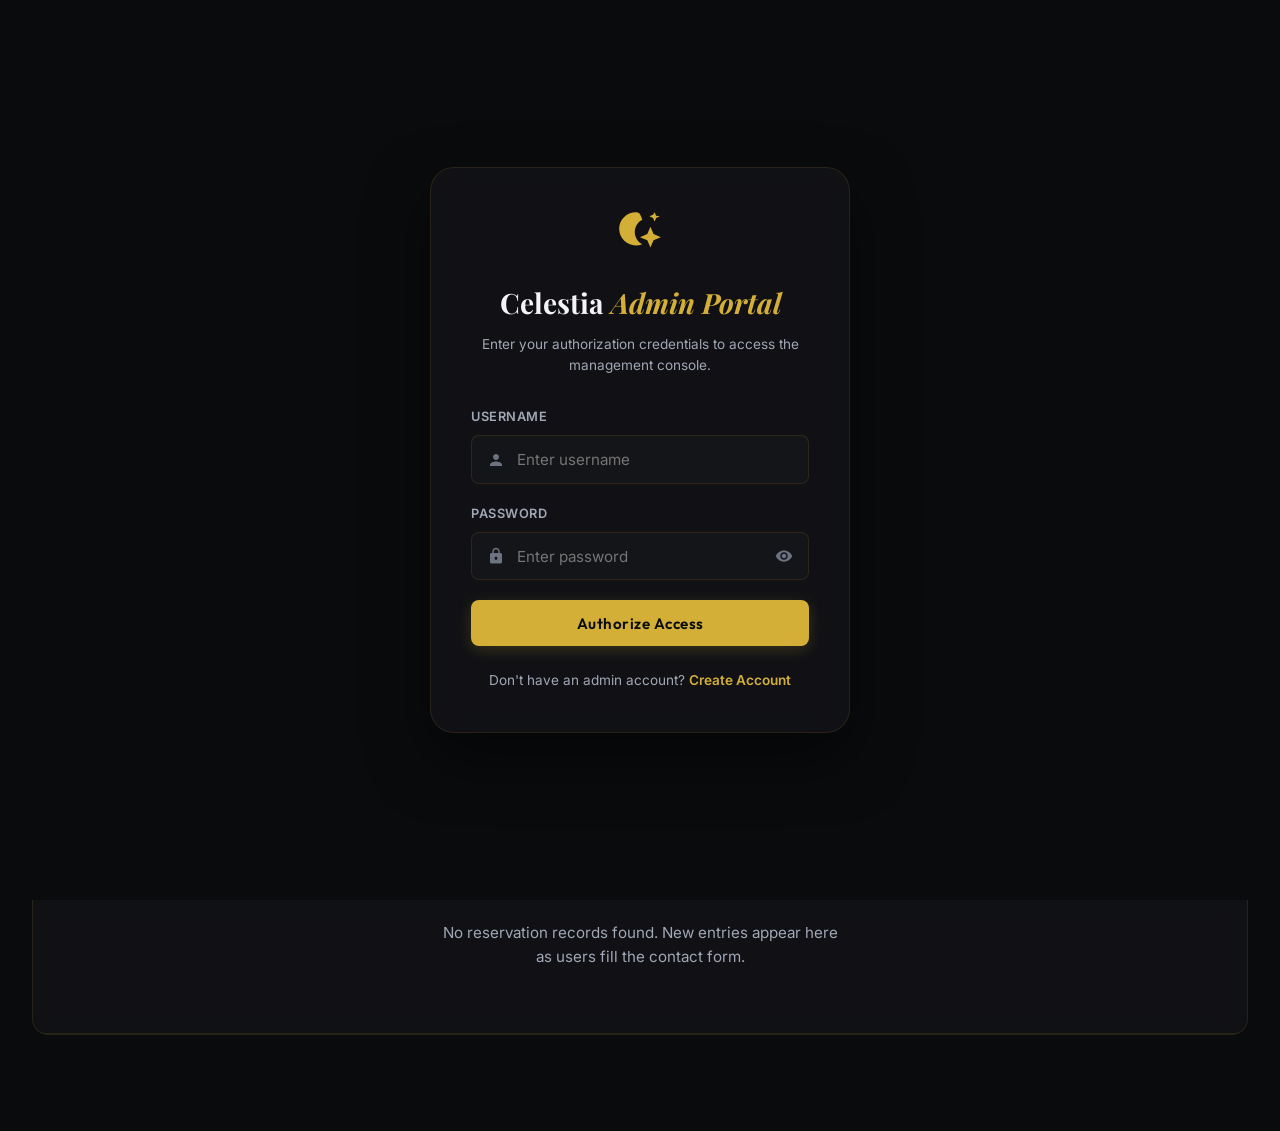
<file: admin.html>
<!DOCTYPE html>
<html lang="en">
<head>
    <script>
        // Immediately apply saved theme to prevent flickering
        if (localStorage.getItem('theme') === 'light') {
            document.documentElement.classList.add('light-theme');
        }
    </script>
    <meta charset="UTF-8">
    <meta name="viewport" content="width=device-width, initial-scale=1.0">
    <title>Celestia | Admin Reservations Dashboard</title>
    <meta name="description" content="Manage and confirm customer table reservations for Celestia Restaurant.">
    
    <!-- Favicon -->
    <link rel="icon" type="image/svg+xml" href="data:image/svg+xml,<svg xmlns='http://www.w3.org/2000/svg' viewBox='0 0 24 24' fill='%23d4af37'><path d='M10 2c-4.42 0-8 3.58-8 8s3.58 8 8 8c1.1 0 2.15-.22 3.11-.62-2.18-1.07-3.61-3.35-3.61-5.88 0-2.53 1.43-4.81 3.61-5.88C12.15 2.22 11.1 2 10 2z'/><path d='M17 9l1.5 3.5L22 14l-3.5 1.5L17 19l-1.5-3.5L12 14l3.5-1.5L17 9z'/><path d='M19 2l.75 1.75L21.5 4l-1.75.75L19 6.5l-.75-1.75L16.5 4l1.75-.75L19 2z'/></svg>">
    <!-- Core Stylesheets -->
    <link rel="stylesheet" href="css/styles.css?v=1.3">
    <!-- Admin Custom Stylesheet -->
    <link rel="stylesheet" href="css/admin.css?v=1.3">
</head>
<body>

    <!-- Preloader -->
    <div id="preloader">
        <div class="loader-container">
            <div class="loader-logo">
                <svg class="logo-icon" viewBox="0 0 24 24" xmlns="http://www.w3.org/2000/svg">
                    <path d="M10 2c-4.42 0-8 3.58-8 8s3.58 8 8 8c1.1 0 2.15-.22 3.11-.62-2.18-1.07-3.61-3.35-3.61-5.88 0-2.53 1.43-4.81 3.61-5.88C12.15 2.22 11.1 2 10 2z" />
                    <path d="M17 9l1.5 3.5L22 14l-3.5 1.5L17 19l-1.5-3.5L12 14l3.5-1.5L17 9z" />
                    <path d="M19 2l.75 1.75L21.5 4l-1.75.75L19 6.5l-.75-1.75L16.5 4l1.75-.75L19 2z" />
                </svg>
                <span>Celestia</span>
            </div>
            <div class="loader-bar"></div>
        </div>
    </div>

    <!-- Admin Login Overlay (Auth Gate) -->
    <div id="admin-login-overlay" class="login-overlay">
        <!-- Login Card -->
        <div class="glass-card login-card reveal visible" id="login-card-view">
            <div class="login-header">
                <svg class="logo-icon" viewBox="0 0 24 24" xmlns="http://www.w3.org/2000/svg">
                    <path d="M10 2c-4.42 0-8 3.58-8 8s3.58 8 8 8c1.1 0 2.15-.22 3.11-.62-2.18-1.07-3.61-3.35-3.61-5.88 0-2.53 1.43-4.81 3.61-5.88C12.15 2.22 11.1 2 10 2z" />
                    <path d="M17 9l1.5 3.5L22 14l-3.5 1.5L17 19l-1.5-3.5L12 14l3.5-1.5L17 9z" />
                    <path d="M19 2l.75 1.75L21.5 4l-1.75.75L19 6.5l-.75-1.75L16.5 4l1.75-.75L19 2z" />
                </svg>
                <h2>Celestia <span>Admin Portal</span></h2>
                <p>Enter your authorization credentials to access the management console.</p>
            </div>
            <form id="admin-login-form">
                <div class="login-input-group">
                    <label for="login-username">Username</label>
                    <div class="input-with-icon">
                        <svg class="input-icon" viewBox="0 0 24 24"><path d="M12 12c2.21 0 4-1.79 4-4s-1.79-4-4-4-4 1.79-4 4 1.79 4 4 4zm0 2c-2.67 0-8 1.34-8 4v2h16v-2c0-2.66-5.33-4-8-4z"/></svg>
                        <input type="text" id="login-username" placeholder="Enter username" required autocomplete="username">
                    </div>
                </div>
                <div class="login-input-group">
                    <label for="login-password">Password</label>
                    <div class="input-with-icon">
                        <svg class="input-icon" viewBox="0 0 24 24"><path d="M18 8h-1V6c0-2.76-2.24-5-5-5S7 3.24 7 6v2H6c-1.1 0-2 .9-2 2v10c0 1.1.9 2 2 2h12c1.1 0 2-.9 2-2V10c0-1.1-.9-2-2-2zm-6 9c-1.1 0-2-.9-2-2s.9-2 2-2 2 .9 2 2-.9 2-2 2zm3.1-9H8.9V6c0-1.71 1.39-3.1 3.1-3.1 1.71 0 3.1 1.39 3.1 3.1v2z"/></svg>
                        <input type="password" id="login-password" placeholder="Enter password" required autocomplete="current-password">
                        <button type="button" class="btn-toggle-password" id="toggle-login-password" aria-label="Toggle Password Visibility">
                            <svg class="eye-icon" viewBox="0 0 24 24"><path d="M12 4.5C7 4.5 2.73 7.61 1 12c1.73 4.39 6 7.5 11 7.5s9.27-3.11 11-7.5c-1.73-4.39-6-7.5-11-7.5zM12 17c-2.76 0-5-2.24-5-5s2.24-5 5-5 5 2.24 5 5-2.24 5-5 5zm0-8c-1.66 0-3 1.34-3 3s1.34 3 3 3 3-1.34 3-3-1.34-3-3-3z"/></svg>
                        </button>
                    </div>
                </div>
                <div class="login-error-msg hide" id="login-error">
                    Invalid username or password. Please try again.
                </div>
                <button type="submit" class="btn btn-primary login-submit-btn">Authorize Access</button>
                <div style="margin-top: 1.5rem; text-align: center; font-size: 0.85rem; color: var(--text-secondary);">
                    Don't have an admin account? <a href="#" id="go-to-register" style="color: var(--primary); text-decoration: none; font-weight: 600;">Create Account</a>
                </div>
            </form>
        </div>

        <!-- Register Card -->
        <div class="glass-card login-card reveal hide" id="register-card-view">
            <div class="login-header">
                <svg class="logo-icon" viewBox="0 0 24 24" xmlns="http://www.w3.org/2000/svg" fill="currentColor" style="width: 50px; height: 50px; margin-bottom: 1rem; color: var(--primary);">
                    <path d="M12 12c2.21 0 4-1.79 4-4s-1.79-4-4-4-4 1.79-4 4 1.79 4 4 4zm0 2c-2.67 0-8 1.34-8 4v2h16v-2c0-2.66-5.33-4-8-4z" />
                </svg>
                <h2>Create <span>Admin Account</span></h2>
                <p>Register a new administrator profile to manage reservation and order bookings.</p>
            </div>
            <form id="admin-register-form">
                <div class="login-input-group">
                    <label for="register-username">Username</label>
                    <div class="input-with-icon">
                        <svg class="input-icon" viewBox="0 0 24 24"><path d="M12 12c2.21 0 4-1.79 4-4s-1.79-4-4-4-4 1.79-4 4 1.79 4 4 4zm0 2c-2.67 0-8 1.34-8 4v2h16v-2c0-2.66-5.33-4-8-4z"/></svg>
                        <input type="text" id="register-username" placeholder="Choose a username" required autocomplete="new-username">
                    </div>
                </div>
                <div class="login-input-group">
                    <label for="register-password">Password</label>
                    <div class="input-with-icon">
                        <svg class="input-icon" viewBox="0 0 24 24"><path d="M18 8h-1V6c0-2.76-2.24-5-5-5S7 3.24 7 6v2H6c-1.1 0-2 .9-2 2v10c0 1.1.9 2 2 2h12c1.1 0 2-.9 2-2V10c0-1.1-.9-2-2-2zm-6 9c-1.1 0-2-.9-2-2s.9-2 2-2 2 .9 2 2-.9 2-2 2zm3.1-9H8.9V6c0-1.71 1.39-3.1 3.1-3.1 1.71 0 3.1 1.39 3.1 3.1v2z"/></svg>
                        <input type="password" id="register-password" placeholder="Choose a password" required autocomplete="new-password">
                        <button type="button" class="btn-toggle-password" id="toggle-register-password" aria-label="Toggle Password Visibility">
                            <svg class="eye-icon" viewBox="0 0 24 24"><path d="M12 4.5C7 4.5 2.73 7.61 1 12c1.73 4.39 6 7.5 11 7.5s9.27-3.11 11-7.5c-1.73-4.39-6-7.5-11-7.5zM12 17c-2.76 0-5-2.24-5-5s2.24-5 5-5 5 2.24 5 5-2.24 5-5 5zm0-8c-1.66 0-3 1.34-3 3s1.34 3 3 3 3-1.34 3-3-1.34-3-3-3z"/></svg>
                        </button>
                    </div>
                </div>
                <div class="login-input-group">
                    <label for="register-confirm-password">Confirm Password</label>
                    <div class="input-with-icon">
                        <svg class="input-icon" viewBox="0 0 24 24"><path d="M18 8h-1V6c0-2.76-2.24-5-5-5S7 3.24 7 6v2H6c-1.1 0-2 .9-2 2v10c0 1.1.9 2 2 2h12c1.1 0 2-.9 2-2V10c0-1.1-.9-2-2-2zm-6 9c-1.1 0-2-.9-2-2s.9-2 2-2 2 .9 2 2-.9 2-2 2zm3.1-9H8.9V6c0-1.71 1.39-3.1 3.1-3.1 1.71 0 3.1 1.39 3.1 3.1v2z"/></svg>
                        <input type="password" id="register-confirm-password" placeholder="Confirm your password" required autocomplete="new-password">
                        <button type="button" class="btn-toggle-password" id="toggle-register-confirm-password" aria-label="Toggle Password Visibility">
                            <svg class="eye-icon" viewBox="0 0 24 24"><path d="M12 4.5C7 4.5 2.73 7.61 1 12c1.73 4.39 6 7.5 11 7.5s9.27-3.11 11-7.5c-1.73-4.39-6-7.5-11-7.5zM12 17c-2.76 0-5-2.24-5-5s2.24-5 5-5 5 2.24 5 5-2.24 5-5 5zm0-8c-1.66 0-3 1.34-3 3s1.34 3 3 3 3-1.34 3-3-1.34-3-3-3z"/></svg>
                        </button>
                    </div>
                </div>
                <div class="login-error-msg hide" id="register-error" style="color: #dc3545; background: rgba(220, 53, 69, 0.1); border-color: rgba(220, 53, 69, 0.2);">
                    Passwords do not match. Please try again.
                </div>
                <div class="login-error-msg hide" id="register-success" style="color: #28a745; background: rgba(40, 167, 69, 0.1); border-color: rgba(40, 167, 69, 0.2);">
                    Account created successfully! Switching to login...
                </div>
                <button type="submit" class="btn btn-primary login-submit-btn">Register Account</button>
                <div style="margin-top: 1.5rem; text-align: center; font-size: 0.85rem; color: var(--text-secondary);">
                    Already have an account? <a href="#" id="go-to-login" style="color: var(--primary); text-decoration: none; font-weight: 600;">Log In</a>
                </div>
            </form>
        </div>
    </div>

    <!-- Header Section -->
    <header class="header" id="main-header">
        <div class="container nav-container">
            <!-- Brand Logo -->
            <a href="index.html" class="logo" id="header-logo">
                <svg class="logo-icon" viewBox="0 0 24 24" xmlns="http://www.w3.org/2000/svg">
                    <path d="M10 2c-4.42 0-8 3.58-8 8s3.58 8 8 8c1.1 0 2.15-.22 3.11-.62-2.18-1.07-3.61-3.35-3.61-5.88 0-2.53 1.43-4.81 3.61-5.88C12.15 2.22 11.1 2 10 2z" />
                    <path d="M17 9l1.5 3.5L22 14l-3.5 1.5L17 19l-1.5-3.5L12 14l3.5-1.5L17 9z" />
                    <path d="M19 2l.75 1.75L21.5 4l-1.75.75L19 6.5l-.75-1.75L16.5 4l1.75-.75L19 2z" />
                </svg>
                <span>Celestia <span class="badge-admin">Admin</span><span id="api-status-badge" class="badge-status status-checking">Checking...</span></span>
            </a>

            <!-- Theme Toggle Button -->
            <button class="theme-toggle" id="theme-toggle-btn" aria-label="Toggle Theme">
                <svg class="sun-icon" viewBox="0 0 24 24"><path d="M12 7c-2.76 0-5 2.24-5 5s2.24 5 5 5 5-2.24 5-5-2.24-5-5-5zM2 13h2c.55 0 1-.45 1-1s-.45-1-1-1H2c-.55 0-1 .45-1 1s.45 1 1 1zm18 0h2c.55 0 1-.45 1-1s-.45-1-1-1h-2c-.55 0-1 .45-1 1s.45 1 1 1zM11 2v2c0 .55.45 1 1 1s1-.45 1-1V2c0-.55-.45-1-1-1s-1 .45-1 1zm0 18v2c0 .55.45 1 1 1s1-.45 1-1v-2c0-.55-.45-1-1-1s-1 .45-1 1zM5.99 4.58c-.39-.39-1.03-.39-1.41 0s-.39 1.03 0 1.41l1.06 1.06c.39.39 1.03.39 1.41 0s.39-1.03 0-1.41L5.99 4.58zm12.37 12.37c-.39-.39-1.03-.39-1.41 0s-.39 1.03 0 1.41l1.06 1.06c.39.39 1.03.39 1.41 0s.39-1.03 0-1.41l-1.06-1.06zm1.06-12.37c-.39-.39-1.03-.39-1.41 0l-1.06 1.06c-.39.39-.39 1.03 0 1.41s1.03.39 1.41 0l1.06-1.06c.39-.38.39-1.02 0-1.41zm-12.37 12.37c-.39-.39-1.03-.39-1.41 0l-1.06 1.06c-.39.39-.39 1.03 0 1.41s1.03.39 1.41 0l1.06-1.06c.39-.38.39-1.02 0-1.41z"/></svg>
                <svg class="moon-icon" viewBox="0 0 24 24"><path d="M12.3 22h-.1c-5.5 0-10-4.5-10-10C2.2 6.8 6.3 2.5 11.5 2c.5-.1 1 .3 1 .8s-.3.9-.8 1c-4.2.7-7.2 4.6-6.7 9 .5 3.9 3.8 7 7.8 7 2.1 0 4.1-.8 5.6-2.3.4-.4 1-.4 1.4 0 .4.4.4 1 0 1.4-2.1 2-5 3.1-7.8 3.1z"/></svg>
            </button>

            <!-- Navigation Links -->
            <nav class="nav-menu" id="nav-links">
                <a href="index.html" class="nav-link" id="link-home">Home</a>
                <a href="menu.html" class="nav-link" id="link-menu">Menu</a>
                <a href="about.html" class="nav-link" id="link-about">About</a>
                <a href="contact.html" class="nav-link" id="link-contact">Contact</a>
                <button class="nav-link" id="btn-admin-logout" style="background: none; border: none; cursor: pointer; color: #dc3545; font-family: inherit; font-size: inherit; font-weight: inherit;">Sign Out</button>
            </nav>
        </div>
    </header>

    <main class="admin-main" style="padding-top: var(--header-height);">
        <section class="admin-section">
            <div class="container">
                <div class="section-header reveal">
                    <span class="section-subtitle">Admin Management Console</span>
                    <h1 class="section-title">Reservation <span>Bookings</span></h1>
                </div>

                <!-- Stats Grid Section -->
                <div class="admin-stats-grid reveal">
                    <!-- Stat Card: Total -->
                    <div class="glass-card stat-card border-purple">
                        <div class="stat-icon-wrapper icon-purple">
                            <svg viewBox="0 0 24 24" width="24" height="24"><path d="M12 2C6.48 2 2 6.48 2 12s4.48 10 10 10 10-4.48 10-10S17.52 2 12 2zm1 15h-2v-6h2v6zm0-8h-2V7h2v2z"/></svg>
                        </div>
                        <div class="stat-info">
                            <span class="stat-label">Total Inquiries</span>
                            <h2 class="stat-val" id="stat-total">0</h2>
                        </div>
                    </div>
                    <!-- Stat Card: Pending -->
                    <div class="glass-card stat-card border-amber">
                        <div class="stat-icon-wrapper icon-amber">
                            <svg viewBox="0 0 24 24" width="24" height="24"><path d="M12 2C6.48 2 2 6.48 2 12s4.48 10 10 10 10-4.48 10-10S17.52 2 12 2zm1 11H7v-2h4V7h2v6z"/></svg>
                        </div>
                        <div class="stat-info">
                            <span class="stat-label">Pending Review</span>
                            <h2 class="stat-val" id="stat-pending">0</h2>
                        </div>
                    </div>
                    <!-- Stat Card: Confirmed -->
                    <div class="glass-card stat-card border-green">
                        <div class="stat-icon-wrapper icon-green">
                            <svg viewBox="0 0 24 24" width="24" height="24"><path d="M9 16.17L4.83 12l-1.42 1.41L9 19 21 7l-1.41-1.41z"/></svg>
                        </div>
                        <div class="stat-info">
                            <span class="stat-label">Tables Confirmed</span>
                            <h2 class="stat-val" id="stat-confirmed">0</h2>
                        </div>
                    </div>
                    <!-- Stat Card: Cancelled -->
                    <div class="glass-card stat-card border-red">
                        <div class="stat-icon-wrapper icon-red">
                            <svg viewBox="0 0 24 24" width="24" height="24"><path d="M19 6.41L17.59 5 12 10.59 6.41 5 5 6.41 10.59 12 5 17.59 6.41 19 12 13.41 17.59 19 19 17.59 13.41 12z"/></svg>
                        </div>
                        <div class="stat-info">
                            <span class="stat-label">Cancelled/Declined</span>
                            <h2 class="stat-val" id="stat-cancelled">0</h2>
                        </div>
                    </div>
                    <!-- Stat Card: Orders Completed -->
                    <div class="glass-card stat-card border-blue" style="border-left: 4px solid #17a2b8 !important;">
                        <div class="stat-icon-wrapper icon-blue" style="background: rgba(23, 162, 184, 0.1); fill: #17a2b8; color: #17a2b8;">
                            <svg viewBox="0 0 24 24" width="24" height="24"><path d="M7 18c-1.1 0-1.99.9-1.99 2S5.9 22 7 22s2-.9 2-2-.9-2-2-2zM1 2v2h2l3.6 7.59-1.35 2.45c-.16.28-.25.61-.25.96 0 1.1.9 2 2 2h12v-2H7.42c-.14 0-.25-.11-.25-.25l.03-.12.9-1.63h7.45c.75 0 1.41-.41 1.75-1.03l3.58-6.49c.08-.14.12-.31.12-.48 0-.55-.45-1-1-1H5.21l-.94-2H1zm16 16c-1.1 0-1.99.9-1.99 2s.9 2 1.99 2 2-.9 2-2-.9-2-2-2z"/></svg>
                        </div>
                        <div class="stat-info">
                            <span class="stat-label">Orders Placed</span>
                            <h2 class="stat-val" id="stat-orders">0</h2>
                        </div>
                    </div>
                </div>

                <!-- Tabs to Switch Views -->
                <div class="admin-tabs reveal" style="display: flex; gap: 1.5rem; margin-bottom: 2rem; border-bottom: 1px solid rgba(255, 255, 255, 0.1); padding-bottom: 0.75rem;">
                    <button class="admin-tab-btn active" id="tab-reservations">Table Reservations</button>
                    <button class="admin-tab-btn" id="tab-orders">Online Orders</button>
                </div>

                <!-- RESERVATIONS VIEW CONTAINER -->
                <div id="reservations-view">
                    <!-- Filters & Controls Bar -->
                    <div class="admin-toolbar reveal">
                        <!-- Left: Search and Filters -->
                        <div class="toolbar-left">
                            <div class="search-input-wrap">
                                <svg class="search-icon" viewBox="0 0 24 24" width="18" height="18"><path d="M15.5 14h-.79l-.28-.27C15.41 12.59 16 11.11 16 9.5 16 5.91 13.09 3 9.5 3S3 5.91 3 9.5 5.91 16 9.5 16c1.61 0 3.09-.59 4.23-1.57l.27.28v.79l5 4.99L20.49 19l-4.99-5zm-6 0C7.01 14 5 11.99 5 9.5S7.01 5 9.5 5 14 7.01 14 9.5 11.99 14 9.5 14z"/></svg>
                                <input type="text" id="admin-search-input" placeholder="Search by name, email, or subject..." aria-label="Search Bookings">
                            </div>

                            <div class="status-filters">
                                <button class="filter-badge-btn active" data-filter="All">All</button>
                                <button class="filter-badge-btn" data-filter="Pending">Pending</button>
                                <button class="filter-badge-btn" data-filter="Confirmed">Confirmed</button>
                                <button class="filter-badge-btn" data-filter="Cancelled">Cancelled</button>
                            </div>
                        </div>

                        <!-- Right: Action Commands -->
                        <div class="toolbar-right">
                            <button class="btn btn-secondary btn-icon-only" id="btn-export-csv" title="Export to CSV">
                                <svg viewBox="0 0 24 24" width="18" height="18" fill="currentColor"><path d="M19 12v7H5v-7H3v7c0 1.1.9 2 2 2h14c1.1 0 2-.9 2-2v-7h-2zm-6 .67l2.59-2.58L17 11.5l-5 5-5-5 1.41-1.41L11 12.67V3h2v9.67z"/></svg>
                                <span>Export CSV</span>
                            </button>
                            <button class="btn btn-danger btn-icon-only" id="btn-clear-all" title="Clear All Data">
                                <svg viewBox="0 0 24 24" width="18" height="18" fill="currentColor"><path d="M6 19c0 1.1.9 2 2 2h8c1.1 0 2-.9 2-2V7H6v12zM19 4h-3.5l-1-1h-5l-1 1H5v2h14V4z"/></svg>
                                <span>Clear All</span>
                            </button>
                        </div>
                    </div>

                    <!-- Database Listing Grid/Table -->
                    <div class="admin-table-container glass-card reveal">
                        <div class="responsive-table-scroll">
                            <table class="admin-data-table" id="bookings-table">
                                <thead>
                                    <tr>
                                        <th>Client Details</th>
                                        <th>Subject & Message</th>
                                        <th>Submitted Date</th>
                                        <th>Status</th>
                                        <th style="text-align: right;">Action Controls</th>
                                    </tr>
                                </thead>
                                <tbody id="bookings-table-body">
                                    <!-- Populated dynamically by js/admin.js -->
                                    <tr>
                                        <td colspan="5" class="table-empty-row">
                                            <div class="empty-state">
                                                <svg viewBox="0 0 24 24" width="48" height="48"><path d="M19 3H5c-1.1 0-2 .9-2 2v14c0 1.1.9 2 2 2h14c1.1 0 2-.9 2-2V5c0-1.1-.9-2-2-2zm-5 14H10v-2h4v2zm3-4H7v-2h10v2zm0-4H7V7h10v2z"/></svg>
                                                <p>No reservation records found. New entries appear here as users fill the contact form.</p>
                                            </div>
                                        </td>
                                    </tr>
                                </tbody>
                            </table>
                        </div>
                    </div>
                </div>

                <!-- ORDERS VIEW CONTAINER -->
                <div id="orders-view" class="hide">
                    <!-- Filters & Controls Bar -->
                    <div class="admin-toolbar reveal">
                        <!-- Left: Search and Filters -->
                        <div class="toolbar-left">
                            <div class="search-input-wrap">
                                <svg class="search-icon" viewBox="0 0 24 24" width="18" height="18"><path d="M15.5 14h-.79l-.28-.27C15.41 12.59 16 11.11 16 9.5 16 5.91 13.09 3 9.5 3S3 5.91 3 9.5 5.91 16 9.5 16c1.61 0 3.09-.59 4.23-1.57l.27.28v.79l5 4.99L20.49 19l-4.99-5zm-6 0C7.01 14 5 11.99 5 9.5S7.01 5 9.5 5 14 7.01 14 9.5 11.99 14 9.5 14z"/></svg>
                                <input type="text" id="admin-orders-search" placeholder="Search by name, email, or order ID..." aria-label="Search Orders">
                            </div>
                        </div>

                        <!-- Right: Action Commands -->
                        <div class="toolbar-right">
                            <button class="btn btn-secondary btn-icon-only" id="btn-export-orders-csv" title="Export Orders to CSV">
                                <svg viewBox="0 0 24 24" width="18" height="18" fill="currentColor"><path d="M19 12v7H5v-7H3v7c0 1.1.9 2 2 2h14c1.1 0 2-.9 2-2v-7h-2zm-6 .67l2.59-2.58L17 11.5l-5 5-5-5 1.41-1.41L11 12.67V3h2v9.67z"/></svg>
                                <span>Export CSV</span>
                            </button>
                            <button class="btn btn-danger btn-icon-only" id="btn-clear-orders" title="Clear All Orders">
                                <svg viewBox="0 0 24 24" width="18" height="18" fill="currentColor"><path d="M6 19c0 1.1.9 2 2 2h8c1.1 0 2-.9 2-2V7H6v12zM19 4h-3.5l-1-1h-5l-1 1H5v2h14V4z"/></svg>
                                <span>Clear All</span>
                            </button>
                        </div>
                    </div>

                    <!-- Database Listing Grid/Table -->
                    <div class="admin-table-container glass-card reveal">
                        <div class="responsive-table-scroll">
                            <table class="admin-data-table" id="orders-table">
                                <thead>
                                    <tr>
                                        <th>Order ID & Date</th>
                                        <th>Customer Details</th>
                                        <th>Items Ordered</th>
                                        <th>Grand Total</th>
                                        <th>Delivery Address</th>
                                        <th>Payment</th>
                                        <th style="text-align: right;">Action</th>
                                    </tr>
                                </thead>
                                <tbody id="orders-table-body">
                                    <!-- Populated dynamically by js/admin.js -->
                                    <tr>
                                        <td colspan="7" class="table-empty-row">
                                            <div class="empty-state">
                                                <svg viewBox="0 0 24 24" width="48" height="48"><path d="M19 3H5c-1.1 0-2 .9-2 2v14c0 1.1.9 2 2 2h14c1.1 0 2-.9 2-2V5c0-1.1-.9-2-2-2zm-5 14H10v-2h4v2zm3-4H7v-2h10v2zm0-4H7V7h10v2z"/></svg>
                                                <p>No orders completed yet.</p>
                                            </div>
                                        </td>
                                    </tr>
                                </tbody>
                            </table>
                        </div>
                    </div>
                </div>

            </div>
        </section>
    </main>

    <!-- Global Toast Success Notification -->
    <div class="toast-notification" id="toast-success">
        <svg class="toast-icon" viewBox="0 0 24 24">
            <path d="M9 16.17L4.83 12l-1.42 1.41L9 19 21 7l-1.41-1.41z"/>
        </svg>
        <div class="toast-text">
            <h4>Update Executed</h4>
            <p id="toast-msg">Database refreshed successfully.</p>
        </div>
    </div>

    <!-- Back to Top Button -->
    <button class="back-to-top" id="back-to-top-btn" aria-label="Back to Top">
        <svg viewBox="0 0 24 24">
            <path d="M7.41 15.41L12 10.83l4.59 4.58L18 14l-6-6-6 6z"/>
        </svg>
    </button>

    <!-- Code Scripts -->
    <script src="js/main.js?v=1.3"></script>
    <script src="js/admin.js?v=1.3"></script>
</body>
</html>
</file>
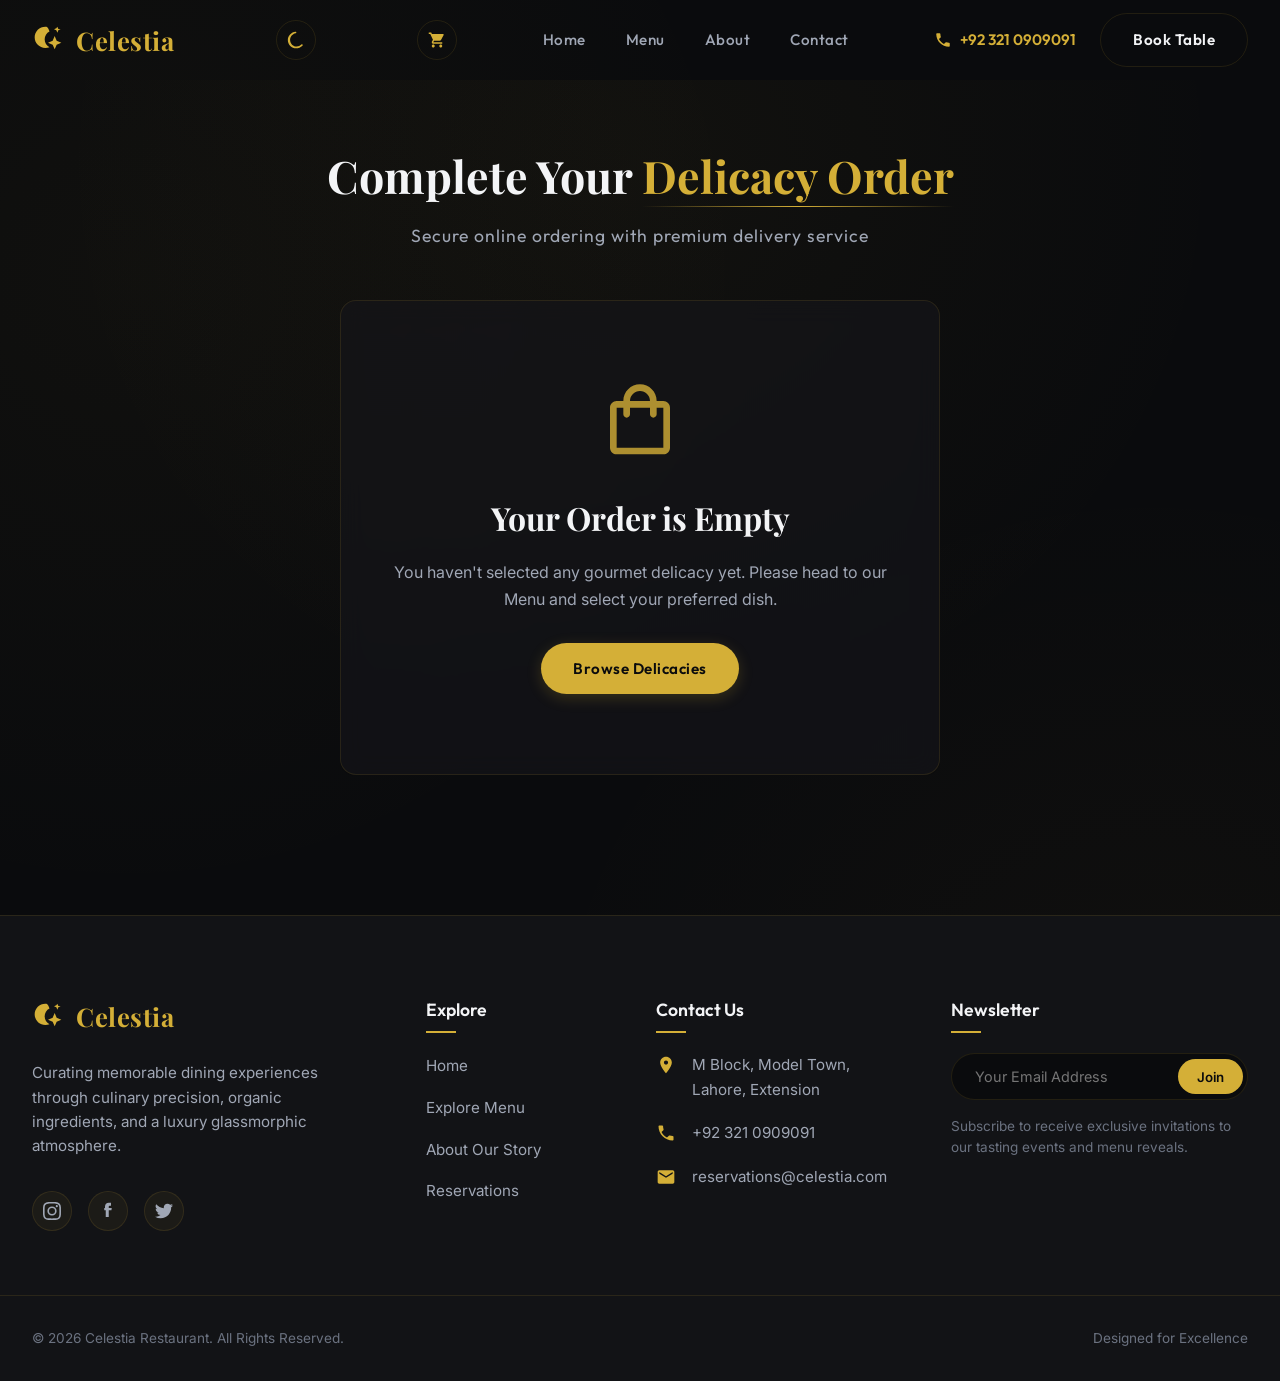
<file: checkout.html>
<!DOCTYPE html>
<html lang="en">
<head>
    <script>
        // Immediately apply saved theme to prevent flickering
        if (localStorage.getItem('theme') === 'light') {
            document.documentElement.classList.add('light-theme');
        }
    </script>
    <meta charset="UTF-8">
    <meta name="viewport" content="width=device-width, initial-scale=1.0">
    <title>Celestia | Complete Order</title>
    <meta name="description" content="Confirm your gourmet selection and place your online order with Celestia. Fast secure premium dining delivery.">
    <!-- Favicon -->
    <link rel="icon" type="image/svg+xml" href="data:image/svg+xml,<svg xmlns='http://www.w3.org/2000/svg' viewBox='0 0 24 24' fill='%23d4af37'><path d='M10 2c-4.42 0-8 3.58-8 8s3.58 8 8 8c1.1 0 2.15-.22 3.11-.62-2.18-1.07-3.61-3.35-3.61-5.88 0-2.53 1.43-4.81 3.61-5.88C12.15 2.22 11.1 2 10 2z'/><path d='M17 9l1.5 3.5L22 14l-3.5 1.5L17 19l-1.5-3.5L12 14l3.5-1.5L17 9z'/><path d='M19 2l.75 1.75L21.5 4l-1.75.75L19 6.5l-.75-1.75L16.5 4l1.75-.75L19 2z'/></svg>">
    <!-- Stylesheets -->
    <link rel="stylesheet" href="css/styles.css?v=1.3">
    <link rel="stylesheet" href="css/checkout.css?v=1.3">
</head>
<body>

    <!-- Preloader -->
    <div id="preloader">
        <div class="loader-container">
            <div class="loader-logo">
                <svg class="logo-icon" viewBox="0 0 24 24" xmlns="http://www.w3.org/2000/svg">
                    <path d="M10 2c-4.42 0-8 3.58-8 8s3.58 8 8 8c1.1 0 2.15-.22 3.11-.62-2.18-1.07-3.61-3.35-3.61-5.88 0-2.53 1.43-4.81 3.61-5.88C12.15 2.22 11.1 2 10 2z" />
                    <path d="M17 9l1.5 3.5L22 14l-3.5 1.5L17 19l-1.5-3.5L12 14l3.5-1.5L17 9z" />
                    <path d="M19 2l.75 1.75L21.5 4l-1.75.75L19 6.5l-.75-1.75L16.5 4l1.75-.75L19 2z" />
                </svg>
                <span>Celestia</span>
            </div>
            <div class="loader-bar"></div>
        </div>
    </div>

    <!-- Header Section -->
    <header class="header" id="main-header">
        <div class="container nav-container">
            <!-- Brand Logo -->
            <a href="index.html" class="logo" id="header-logo">
                <svg class="logo-icon" viewBox="0 0 24 24" xmlns="http://www.w3.org/2000/svg">
                    <path d="M10 2c-4.42 0-8 3.58-8 8s3.58 8 8 8c1.1 0 2.15-.22 3.11-.62-2.18-1.07-3.61-3.35-3.61-5.88 0-2.53 1.43-4.81 3.61-5.88C12.15 2.22 11.1 2 10 2z" />
                    <path d="M17 9l1.5 3.5L22 14l-3.5 1.5L17 19l-1.5-3.5L12 14l3.5-1.5L17 9z" />
                    <path d="M19 2l.75 1.75L21.5 4l-1.75.75L19 6.5l-.75-1.75L16.5 4l1.75-.75L19 2z" />
                </svg>
                <span>Celestia</span>
            </a>

            <!-- Theme Toggle Button -->
            <button class="theme-toggle" id="theme-toggle-btn" aria-label="Toggle Theme">
                <svg class="sun-icon" viewBox="0 0 24 24"><path d="M12 7c-2.76 0-5 2.24-5 5s2.24 5 5 5 5-2.24 5-5-2.24-5-5-5zM2 13h2c.55 0 1-.45 1-1s-.45-1-1-1H2c-.55 0-1 .45-1 1s.45 1 1 1zm18 0h2c.55 0 1-.45 1-1s-.45-1-1-1h-2c-.55 0-1 .45-1 1s.45 1 1 1zM11 2v2c0 .55.45 1 1 1s1-.45 1-1V2c0-.55-.45-1-1-1s-1 .45-1 1zm0 18v2c0 .55.45 1 1 1s1-.45 1-1v-2c0-.55-.45-1-1-1s-1 .45-1 1zM5.99 4.58c-.39-.39-1.03-.39-1.41 0s-.39 1.03 0 1.41l1.06 1.06c.39.39 1.03.39 1.41 0s.39-1.03 0-1.41L5.99 4.58zm12.37 12.37c-.39-.39-1.03-.39-1.41 0s-.39 1.03 0 1.41l1.06 1.06c.39.39 1.03.39 1.41 0s.39-1.03 0-1.41l-1.06-1.06zm1.06-12.37c-.39-.39-1.03-.39-1.41 0l-1.06 1.06c-.39.39-.39 1.03 0 1.41s1.03.39 1.41 0l1.06-1.06c.39-.38.39-1.02 0-1.41zm-12.37 12.37c-.39-.39-1.03-.39-1.41 0l-1.06 1.06c-.39.39-.39 1.03 0 1.41s1.03.39 1.41 0l1.06-1.06c.39-.38.39-1.02 0-1.41z"/></svg>
                <svg class="moon-icon" viewBox="0 0 24 24"><path d="M12.3 22h-.1c-5.5 0-10-4.5-10-10C2.2 6.8 6.3 2.5 11.5 2c.5-.1 1 .3 1 .8s-.3.9-.8 1c-4.2.7-7.2 4.6-6.7 9 .5 3.9 3.8 7 7.8 7 2.1 0 4.1-.8 5.6-2.3.4-.4 1-.4 1.4 0 .4.4.4 1 0 1.4-2.1 2-5 3.1-7.8 3.1z"/></svg>
            </button>

            <!-- Shopping Cart Button -->
            <a href="checkout.html" class="header-cart-btn" id="header-cart-btn" aria-label="Shopping Cart">
                <svg width="20" height="20" viewBox="0 0 24 24" fill="currentColor">
                    <path d="M7 18c-1.1 0-1.99.9-1.99 2S5.9 22 7 22s2-.9 2-2-.9-2-2-2zM1 2v2h2l3.6 7.59-1.35 2.45c-.16.28-.25.61-.25.96 0 1.1.9 2 2 2h12v-2H7.42c-.14 0-.25-.11-.25-.25l.03-.12.9-1.63h7.45c.75 0 1.41-.41 1.75-1.03l3.58-6.49c.08-.14.12-.31.12-.48 0-.55-.45-1-1-1H5.21l-.94-2H1zm16 16c-1.1 0-1.99.9-1.99 2s.9 2 1.99 2 2-.9 2-2-.9-2-2-2z"/>
                </svg>
                <span class="cart-count-badge" id="cart-badge-count">0</span>
            </a>

            <!-- Mobile Navigation Trigger -->
            <div class="hamburger" id="nav-toggle" aria-label="Toggle Navigation">
                <span></span>
                <span></span>
                <span></span>
            </div>

            <!-- Navigation Links -->
            <nav class="nav-menu" id="nav-links">
                <a href="index.html" class="nav-link" id="link-home">Home</a>
                <a href="menu.html" class="nav-link" id="link-menu">Menu</a>
                <a href="about.html" class="nav-link" id="link-about">About</a>
                <a href="contact.html" class="nav-link" id="link-contact">Contact</a>
            </nav>

            <!-- Navbar Secondary CTA -->
            <div class="nav-actions">
                <a href="tel:+923210909091" class="nav-phone">
                    <svg width="18" height="18" viewBox="0 0 24 24" fill="currentColor">
                        <path d="M6.62 10.79c1.44 2.83 3.76 5.14 6.59 6.59l2.2-2.2c.27-.27.67-.36 1.02-.24 1.12.37 2.33.57 3.57.57.55 0 1 .45 1 1V20c0 .55-.45 1-1 1-9.39 0-17-7.61-17-17 0-.55.45-1 1-1h3.5c.55 0 1 .45 1 1 0 1.25.2 2.45.57 3.57.11.35.03.74-.25 1.02l-2.2 2.2z"/>
                    </svg>
                    <span>+92 321 0909091</span>
                </a>
                <a href="contact.html" class="btn btn-secondary" id="nav-book-btn">Book Table</a>
            </div>
        </div>
    </header>

    <main style="padding-top: var(--header-height);">
        <section class="checkout-section">
            <div class="container">
                <div class="checkout-header reveal">
                    <h1 class="checkout-title">Complete Your <span>Delicacy Order</span></h1>
                    <p class="checkout-subtitle">Secure online ordering with premium delivery service</p>
                </div>

                <!-- Fallback empty state -->
                <div class="empty-checkout glass-card hide" id="empty-state">
                    <svg viewBox="0 0 24 24" class="empty-icon">
                        <path d="M19 6h-2c0-2.76-2.24-5-5-5S7 3.24 7 6H5c-1.1 0-2 .9-2 2v12c0 1.1.9 2 2 2h14c1.1 0 2-.9 2-2V8c0-1.1-.9-2-2-2zm-7-3c1.66 0 3 1.34 3 3H9c0-1.66 1.34-3 3-3zm7 17H5V8h2v2c0 .55.45 1 1 1s1-.45 1-1V8h6v2c0 .55.45 1 1 1s1-.45 1-1V8h2v12z"/>
                    </svg>
                    <h2>Your Order is Empty</h2>
                    <p>You haven't selected any gourmet delicacy yet. Please head to our Menu and select your preferred dish.</p>
                    <a href="menu.html" class="btn btn-primary">Browse Delicacies</a>
                </div>

                <!-- Active checkout form/grid -->
                <div class="checkout-grid" id="checkout-active-view">
                    <!-- Left Column: Shipping & Payment Details -->
                    <div class="checkout-form-container reveal">
                        <form id="checkout-order-form">
                            <!-- Section 1: Customer Info -->
                            <div class="glass-card form-section-card">
                                <h3 class="section-card-title">1. Delivery Address & Contact</h3>
                                
                                <div class="form-row">
                                    <div class="form-group">
                                        <label for="cust-name">Full Name *</label>
                                        <input type="text" id="cust-name" placeholder="John Doe" required>
                                    </div>
                                    <div class="form-group">
                                        <label for="cust-phone">Phone Number *</label>
                                        <input type="tel" id="cust-phone" placeholder="0321 0000000" required>
                                    </div>
                                </div>

                                <div class="form-row">
                                    <div class="form-group full-width">
                                        <label for="cust-email">Email Address *</label>
                                        <input type="email" id="cust-email" placeholder="john.doe@example.com" required>
                                    </div>
                                </div>

                                <div class="form-row">
                                    <div class="form-group full-width">
                                        <label for="cust-address">Delivery Address *</label>
                                        <textarea id="cust-address" placeholder="House/Flat No, Street Address, Area/Sector, City" required></textarea>
                                    </div>
                                </div>

                                <div class="form-row">
                                    <div class="form-group full-width">
                                        <label for="order-notes">Special Instructions (Optional)</label>
                                        <textarea id="order-notes" placeholder="E.g., Make it spicy, leave at door, gate code, ring bell."></textarea>
                                    </div>
                                </div>
                            </div>

                            <!-- Section 2: Payment Details -->
                            <div class="glass-card form-section-card">
                                <h3 class="section-card-title">2. Payment Method</h3>
                                <p class="payment-method-desc">Select your preferred secure payment method below:</p>

                                <div class="payment-grid">
                                    <!-- COD -->
                                    <label class="payment-card active" id="pay-card-cod">
                                        <input type="radio" name="payment-method" value="cod" checked>
                                        <div class="payment-card-content">
                                            <svg class="pay-icon" viewBox="0 0 24 24"><path d="M12 2C6.48 2 2 6.48 2 12s4.48 10 10 10 10-4.48 10-10S17.52 2 12 2zm1 17h-2v-2h2v2zm2.07-7.75l-.9.92C13.45 12.9 13 13.5 13 15h-2v-.5c0-1.1.45-2.1 1.17-2.83l1.24-1.26c.37-.36.59-.86.59-1.41 0-1.1-.9-2-2-2s-2 .9-2 2H7c0-2.76 2.24-5 5-5s5 2.24 5 5c0 1.04-.42 1.99-1.07 2.75z"/></svg>
                                            <span class="pay-name">Cash On Delivery</span>
                                            <span class="pay-tagline">Pay cash when food arrives</span>
                                        </div>
                                    </label>

                                    <!-- Debit Card -->
                                    <label class="payment-card" id="pay-card-card">
                                        <input type="radio" name="payment-method" value="card">
                                        <div class="payment-card-content">
                                            <svg class="pay-icon" viewBox="0 0 24 24"><path d="M20 4H4c-1.11 0-1.99.89-1.99 2L2 18c0 1.11.89 2 2 2h16c1.11 0 2-.89 2-2V6c0-1.11-.89-2-2-2zm0 14H4v-6h16v6zm0-10H4V6h16v2z"/></svg>
                                            <span class="pay-name">Credit / Debit Card</span>
                                            <span class="pay-tagline">Visa, Mastercard, PayPak</span>
                                        </div>
                                    </label>

                                    <!-- Wallet -->
                                    <label class="payment-card" id="pay-card-wallet">
                                        <input type="radio" name="payment-method" value="wallet">
                                        <div class="payment-card-content">
                                            <svg class="pay-icon" viewBox="0 0 24 24"><path d="M21 18v1c0 1.1-.9 2-2 2H5c-1.11 0-2-.9-2-2V5c0-1.1.89-2 2-2h14c1.1 0 2 .9 2 2v1h-9c-1.11 0-2 .9-2 2v8c0 1.1.89 2 2 2h9zm-9-2h10V8H12v8zm4-2.5c-.83 0-1.5-.67-1.5-1.5s.67-1.5 1.5-1.5 1.5.67 1.5 1.5-.67 1.5-1.5 1.5z"/></svg>
                                            <span class="pay-name">Mobile Wallet</span>
                                            <span class="pay-tagline">Easypaisa or JazzCash</span>
                                        </div>
                                    </label>
                                </div>

                                <!-- Dynamic payment fields -->
                                <div class="payment-fields-wrapper">
                                    <!-- Card Info Fields -->
                                    <div class="payment-fields-panel hide" id="panel-card-fields">
                                        <div class="form-row">
                                            <div class="form-group full-width">
                                                <label for="card-num">Card Number *</label>
                                                <input type="text" id="card-num" placeholder="4000 1234 5678 9010" maxlength="19">
                                            </div>
                                        </div>
                                        <div class="form-row">
                                            <div class="form-group">
                                                <label for="card-expiry">Expiry Date *</label>
                                                <input type="text" id="card-expiry" placeholder="MM/YY" maxlength="5">
                                            </div>
                                            <div class="form-group">
                                                <label for="card-cvv">CVV *</label>
                                                <input type="password" id="card-cvv" placeholder="•••" maxlength="3">
                                            </div>
                                        </div>
                                    </div>

                                    <!-- Mobile Wallet Fields -->
                                    <div class="payment-fields-panel hide" id="panel-wallet-fields">
                                        <div class="form-row">
                                            <div class="form-group full-width">
                                                <label for="wallet-num">Easypaisa / JazzCash Mobile Number *</label>
                                                <input type="tel" id="wallet-num" placeholder="03XXXXXXXXX" maxlength="11">
                                            </div>
                                        </div>
                                    </div>
                                </div>
                            </div>
                        </form>
                    </div>

                    <!-- Right Column: Order Summary & Placement -->
                    <div class="checkout-summary-container reveal" style="transition-delay: 0.1s;">
                        <div class="glass-card summary-card sticky-summary">
                            <h3 class="summary-card-title">Order Summary</h3>

                            <!-- Multi-item shopping cart container -->
                            <div class="summary-cart-items-wrapper">
                                <div id="checkout-cart-items-list">
                                    <!-- Dynamic items list injected here -->
                                </div>
                            </div>

                            <hr class="summary-divider">

                            <!-- Receipt totals -->
                            <div class="receipt-panel">
                                <div class="receipt-row">
                                    <span>Subtotal</span>
                                    <span id="receipt-subtotal">Rs. 1,450</span>
                                </div>
                                <div class="receipt-row">
                                    <span>Delivery Fee</span>
                                    <span>Rs. 150</span>
                                </div>
                                <hr class="receipt-divider">
                                <div class="receipt-row total-row">
                                    <span>Grand Total</span>
                                    <span id="receipt-total">Rs. 1,600</span>
                                </div>
                            </div>

                            <button type="submit" form="checkout-order-form" class="btn btn-primary place-order-btn" id="btn-submit-order">
                                <span>Place Online Order</span>
                                <svg width="20" height="20" viewBox="0 0 24 24" fill="currentColor">
                                    <path d="M5 13.18v4L12 21l7-3.82v-4L12 17l-7-3.82zM12 3L1 9l11 6 9-4.91v6.27h2V9L12 3z"/>
                                </svg>
                            </button>
                        </div>
                    </div>
                </div>
            </div>
        </section>
    </main>

    <!-- Footer Section -->
    <footer class="footer">
        <div class="container footer-grid">
            <div class="footer-brand">
                <a href="index.html" class="logo">
                    <svg class="logo-icon" viewBox="0 0 24 24" xmlns="http://www.w3.org/2000/svg">
                        <path d="M10 2c-4.42 0-8 3.58-8 8s3.58 8 8 8c1.1 0 2.15-.22 3.11-.62-2.18-1.07-3.61-3.35-3.61-5.88 0-2.53 1.43-4.81 3.61-5.88C12.15 2.22 11.1 2 10 2z" />
                        <path d="M17 9l1.5 3.5L22 14l-3.5 1.5L17 19l-1.5-3.5L12 14l3.5-1.5L17 9z" />
                        <path d="M19 2l.75 1.75L21.5 4l-1.75.75L19 6.5l-.75-1.75L16.5 4l1.75-.75L19 2z" />
                    </svg>
                    <span>Celestia</span>
                </a>
                <p>Curating memorable dining experiences through culinary precision, organic ingredients, and a luxury glassmorphic atmosphere.</p>
                <div class="social-links">
                    <a href="#" class="social-icon" aria-label="Instagram">
                        <svg width="18" height="18" viewBox="0 0 24 24" fill="currentColor"><path d="M12 2.163c3.204 0 3.584.012 4.85.07 3.252.148 4.771 1.691 4.919 4.919.058 1.265.069 1.645.069 4.849 0 3.205-.012 3.584-.069 4.849-.149 3.225-1.664 4.771-4.919 4.919-1.266.058-1.644.07-4.85.07-3.204 0-3.584-.012-4.849-.07-3.26-.149-4.771-1.699-4.919-4.92-.058-1.265-.07-1.644-.07-4.849 0-3.204.013-3.583.07-4.849.149-3.227 1.664-4.771 4.919-4.919 1.266-.057 1.645-.069 4.849-.069zM12 0C8.741 0 8.333.014 7.053.072 2.695.272.273 2.69.073 7.051.014 8.333 0 8.741 0 12c0 3.259.014 3.668.072 4.948.2 4.358 2.618 6.78 6.98 6.98 1.281.058 1.689.072 4.948.072 3.259 0 3.668-.014 4.948-.072 4.354-.2 6.782-2.618 6.979-6.98.059-1.28.073-1.689.073-4.948 0-3.259-.014-3.667-.072-4.947-.196-4.354-2.617-6.78-6.979-6.98C15.668.014 15.259 0 12 0zm0 5.838a6.162 6.162 0 100 12.324 6.162 6.162 0 000-12.324zM12 16a4 4 0 110-8 4 4 0 010 8zm6.406-11.845a1.44 1.44 0 100 2.881 1.44 1.44 0 000-2.881z"/></svg>
                    </a>
                    <a href="#" class="social-icon" aria-label="Facebook">
                        <svg width="18" height="18" viewBox="0 0 24 24" fill="currentColor"><path d="M9 8H7v3h2v9h4v-9h3.6l.4-3H13V6c0-.5.5-1 1-1h2V1h-3c-3 0-5 2-5 5v2z"/></svg>
                    </a>
                    <a href="#" class="social-icon" aria-label="Twitter">
                        <svg width="18" height="18" viewBox="0 0 24 24" fill="currentColor"><path d="M24 4.557a9.83 9.83 0 01-2.828.775 4.932 4.932 0 002.165-2.724 9.864 9.864 0 01-3.127 1.195 4.916 4.916 0 00-3.594-1.555c-3.179 0-5.515 2.966-4.797 6.045A13.978 13.978 0 011.671 3.149a4.909 4.909 0 001.523 6.574 4.903 4.903 0 01-2.229-.616c-.054 2.281 1.581 4.415 3.949 4.89a4.935 4.935 0 01-2.224.084 4.928 4.928 0 004.6 3.417A9.867 9.867 0 010 19.54a13.94 13.94 0 007.548 2.212c9.142 0 14.307-7.721 13.995-14.646A10.025 10.025 0 0024 4.557z"/></svg>
                    </a>
                </div>
            </div>

            <div class="footer-col">
                <h4>Explore</h4>
                <ul class="footer-links">
                    <li><a href="index.html">Home</a></li>
                    <li><a href="menu.html">Explore Menu</a></li>
                    <li><a href="about.html">About Our Story</a></li>
                    <li><a href="contact.html">Reservations</a></li>
                </ul>
            </div>

            <div class="footer-col">
                <h4>Contact Us</h4>
                <ul class="footer-info">
                    <li>
                        <svg viewBox="0 0 24 24"><path d="M12 2C8.13 2 5 5.13 5 9c0 5.25 7 13 7 13s7-7.75 7-13c0-3.87-3.13-7-7-7zm0 9.5c-1.38 0-2.5-1.12-2.5-2.5s1.12-2.5 2.5-2.5 2.5 1.12 2.5 2.5-1.12 2.5-2.5 2.5z"/></svg>
                        <span>M Block, Model Town, Lahore, Extension</span>
                    </li>
                    <li>
                        <svg viewBox="0 0 24 24"><path d="M6.62 10.79c1.44 2.83 3.76 5.14 6.59 6.59l2.2-2.2c.27-.27.67-.36 1.02-.24 1.12.37 2.33.57 3.57.57.55 0 1 .45 1 1V20c0 .55-.45 1-1 1-9.39 0-17-7.61-17-17 0-.55.45-1 1-1h3.5c.55 0 1 .45 1 1 0 1.25.2 2.45.57 3.57.11.35.03.74-.25 1.02l-2.2 2.2z"/></svg>
                        <span>+92 321 0909091</span>
                    </li>
                    <li>
                        <svg viewBox="0 0 24 24"><path d="M20 4H4c-1.1 0-1.99.9-1.99 2L2 18c0 1.1.9 2 2 2h16c1.1 0 2-.9 2-2V6c0-1.1-.9-2-2-2zm0 4l-8 5-8-5V6l8 5 8-5v2z"/></svg>
                        <span>reservations@celestia.com</span>
                    </li>
                </ul>
            </div>

            <div class="footer-col">
                <h4>Newsletter</h4>
                <form class="newsletter-form" id="newsletter-form" onsubmit="event.preventDefault(); alert('Thank you for subscribing to Celestia updates!');">
                    <div class="newsletter-input-wrap">
                        <input type="email" placeholder="Your Email Address" class="newsletter-input" required aria-label="Email Address">
                        <button type="submit" class="newsletter-btn">Join</button>
                    </div>
                    <p>Subscribe to receive exclusive invitations to our tasting events and menu reveals.</p>
                </form>
            </div>
        </div>

        <div class="container footer-bottom">
            <p>&copy; 2026 Celestia Restaurant. All Rights Reserved.</p>
            <p>Designed for Excellence</p>
        </div>
    </footer>

    <!-- Animated Success Modal Overlay -->
    <div class="modal-overlay" id="success-modal">
        <div class="modal-card glass-card">
            <!-- Close Receipt Modal Button -->
            <button class="modal-close-btn" id="modal-close-btn" aria-label="Close Receipt">&times;</button>
            <div class="modal-success-header">
                <!-- Checkmark Animation -->
                <div class="success-checkmark-wrap">
                    <svg class="checkmark-svg" viewBox="0 0 52 52">
                        <circle class="checkmark-circle" cx="26" cy="26" r="25" fill="none"/>
                        <path class="checkmark-check" fill="none" d="M14.1 27.2l7.1 7.2 16.7-16.8"/>
                    </svg>
                </div>
                <h2>Order Confirmed!</h2>
                <p class="modal-success-desc">Thank you for dining with Celestia. Your request is being prepared.</p>
            </div>

            <!-- Receipt Breakdown -->
            <div class="modal-receipt">
                <div class="modal-receipt-header">
                    <span class="modal-order-id" id="modal-order-id">Order ID: #CL-10293</span>
                    <span class="modal-order-status">Preparing</span>
                </div>
                <hr class="modal-divider">
                <div class="modal-receipt-details">
                    <div class="modal-detail-row items-column-row">
                        <span class="detail-label">Items Ordered:</span>
                        <div class="modal-items-list" id="modal-items-container">
                            <!-- Injected list of items -->
                        </div>
                    </div>
                    <div class="modal-detail-row">
                        <span class="detail-label">Total Amount:</span>
                        <span class="detail-val highlighted" id="modal-item-total">Rs. 1,600</span>
                    </div>
                    <div class="modal-detail-row">
                        <span class="detail-label">Payment Method:</span>
                        <span class="detail-val" id="modal-payment-method">Cash on Delivery</span>
                    </div>
                    <div class="modal-detail-row">
                        <span class="detail-label">Delivery Address:</span>
                        <span class="detail-val" id="modal-address">M Block, Model Town, Lahore</span>
                    </div>
                    <div class="modal-detail-row">
                        <span class="detail-label">Est. Delivery Time:</span>
                        <span class="detail-val highlighted">30 - 45 Mins</span>
                    </div>
                </div>
            </div>

            <a href="menu.html" class="btn btn-primary modal-action-btn">Return to Menu</a>
        </div>
    </div>

    <!-- JavaScripts -->
    <script src="js/main.js?v=1.3"></script>
    <script src="js/checkout.js?v=1.3"></script>

    <!-- Back to Top Button -->
    <button class="back-to-top" id="back-to-top-btn" aria-label="Back to Top">
        <svg viewBox="0 0 24 24">
            <path d="M7.41 15.41L12 10.83l4.59 4.58L18 14l-6-6-6 6z"/>
        </svg>
    </button>
</body>
</html>
</file>
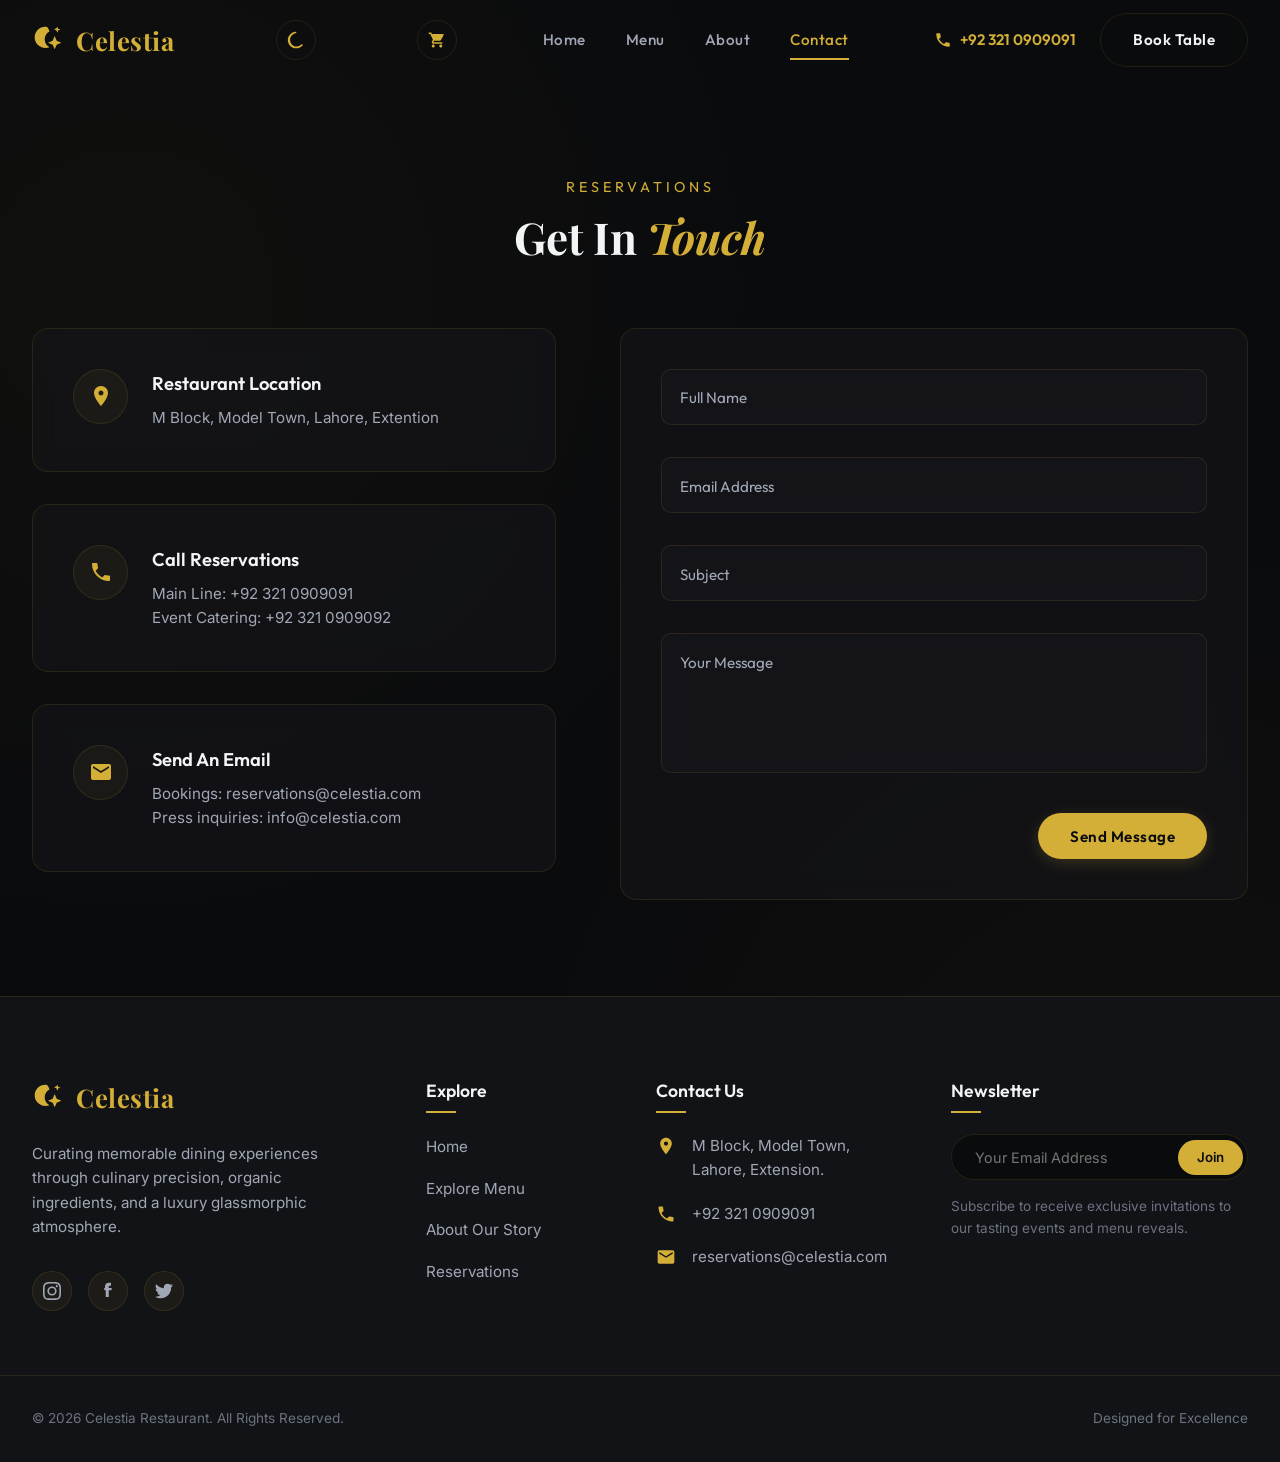
<file: contact.html>
<!DOCTYPE html>
<html lang="en">
<head>
    <script>
        // Immediately apply saved theme to prevent flickering
        if (localStorage.getItem('theme') === 'light') {
            document.documentElement.classList.add('light-theme');
        }
    </script>
    <meta charset="UTF-8">
    <meta name="viewport" content="width=device-width, initial-scale=1.0">
    <title>Celestia | Contact & Reservations</title>
    <meta name="description" content="Get in touch with Celestia Restaurant. Book your table online, view our phone, email, address details.">
    
    <!-- Favicon -->
    <link rel="icon" type="image/svg+xml" href="data:image/svg+xml,<svg xmlns='http://www.w3.org/2000/svg' viewBox='0 0 24 24' fill='%23d4af37'><path d='M10 2c-4.42 0-8 3.58-8 8s3.58 8 8 8c1.1 0 2.15-.22 3.11-.62-2.18-1.07-3.61-3.35-3.61-5.88 0-2.53 1.43-4.81 3.61-5.88C12.15 2.22 11.1 2 10 2z'/><path d='M17 9l1.5 3.5L22 14l-3.5 1.5L17 19l-1.5-3.5L12 14l3.5-1.5L17 9z'/><path d='M19 2l.75 1.75L21.5 4l-1.75.75L19 6.5l-.75-1.75L16.5 4l1.75-.75L19 2z'/></svg>">
    <!-- Core Stylesheets -->
    <link rel="stylesheet" href="css/styles.css?v=1.3">

    <link rel="stylesheet" href="css/contact.css?v=1.3">
</head>
<body>

    <!-- Preloader (Bonus Feature) -->
    <div id="preloader">
        <div class="loader-container">
            <div class="loader-logo">
                <svg class="logo-icon" viewBox="0 0 24 24" xmlns="http://www.w3.org/2000/svg">
                    <path d="M10 2c-4.42 0-8 3.58-8 8s3.58 8 8 8c1.1 0 2.15-.22 3.11-.62-2.18-1.07-3.61-3.35-3.61-5.88 0-2.53 1.43-4.81 3.61-5.88C12.15 2.22 11.1 2 10 2z" />
                    <path d="M17 9l1.5 3.5L22 14l-3.5 1.5L17 19l-1.5-3.5L12 14l3.5-1.5L17 9z" />
                    <path d="M19 2l.75 1.75L21.5 4l-1.75.75L19 6.5l-.75-1.75L16.5 4l1.75-.75L19 2z" />
                </svg>
                <span>Celestia</span>
            </div>
            <div class="loader-bar"></div>
        </div>
    </div>

    <!-- Header Section -->
    <header class="header" id="main-header">
        <div class="container nav-container">
            <!-- Brand Logo -->
            <a href="index.html" class="logo" id="header-logo">
                <svg class="logo-icon" viewBox="0 0 24 24" xmlns="http://www.w3.org/2000/svg">
                    <path d="M10 2c-4.42 0-8 3.58-8 8s3.58 8 8 8c1.1 0 2.15-.22 3.11-.62-2.18-1.07-3.61-3.35-3.61-5.88 0-2.53 1.43-4.81 3.61-5.88C12.15 2.22 11.1 2 10 2z" />
                    <path d="M17 9l1.5 3.5L22 14l-3.5 1.5L17 19l-1.5-3.5L12 14l3.5-1.5L17 9z" />
                    <path d="M19 2l.75 1.75L21.5 4l-1.75.75L19 6.5l-.75-1.75L16.5 4l1.75-.75L19 2z" />
                </svg>
                <span>Celestia</span>
            </a>

            <!-- Theme Toggle Button (Bonus Feature) -->
            <button class="theme-toggle" id="theme-toggle-btn" aria-label="Toggle Theme">
                <svg class="sun-icon" viewBox="0 0 24 24"><path d="M12 7c-2.76 0-5 2.24-5 5s2.24 5 5 5 5-2.24 5-5-2.24-5-5-5zM2 13h2c.55 0 1-.45 1-1s-.45-1-1-1H2c-.55 0-1 .45-1 1s.45 1 1 1zm18 0h2c.55 0 1-.45 1-1s-.45-1-1-1h-2c-.55 0-1 .45-1 1s.45 1 1 1zM11 2v2c0 .55.45 1 1 1s1-.45 1-1V2c0-.55-.45-1-1-1s-1 .45-1 1zm0 18v2c0 .55.45 1 1 1s1-.45 1-1v-2c0-.55-.45-1-1-1s-1 .45-1 1zM5.99 4.58c-.39-.39-1.03-.39-1.41 0s-.39 1.03 0 1.41l1.06 1.06c.39.39 1.03.39 1.41 0s.39-1.03 0-1.41L5.99 4.58zm12.37 12.37c-.39-.39-1.03-.39-1.41 0s-.39 1.03 0 1.41l1.06 1.06c.39.39 1.03.39 1.41 0s.39-1.03 0-1.41l-1.06-1.06zm1.06-12.37c-.39-.39-1.03-.39-1.41 0l-1.06 1.06c-.39.39-.39 1.03 0 1.41s1.03.39 1.41 0l1.06-1.06c.39-.38.39-1.02 0-1.41zm-12.37 12.37c-.39-.39-1.03-.39-1.41 0l-1.06 1.06c-.39.39-.39 1.03 0 1.41s1.03.39 1.41 0l1.06-1.06c.39-.38.39-1.02 0-1.41z"/></svg>
                <svg class="moon-icon" viewBox="0 0 24 24"><path d="M12.3 22h-.1c-5.5 0-10-4.5-10-10C2.2 6.8 6.3 2.5 11.5 2c.5-.1 1 .3 1 .8s-.3.9-.8 1c-4.2.7-7.2 4.6-6.7 9 .5 3.9 3.8 7 7.8 7 2.1 0 4.1-.8 5.6-2.3.4-.4 1-.4 1.4 0 .4.4.4 1 0 1.4-2.1 2-5 3.1-7.8 3.1z"/></svg>
            </button>

            <!-- Shopping Cart Button -->
            <a href="checkout.html" class="header-cart-btn" id="header-cart-btn" aria-label="Shopping Cart">
                <svg width="20" height="20" viewBox="0 0 24 24" fill="currentColor">
                    <path d="M7 18c-1.1 0-1.99.9-1.99 2S5.9 22 7 22s2-.9 2-2-.9-2-2-2zM1 2v2h2l3.6 7.59-1.35 2.45c-.16.28-.25.61-.25.96 0 1.1.9 2 2 2h12v-2H7.42c-.14 0-.25-.11-.25-.25l.03-.12.9-1.63h7.45c.75 0 1.41-.41 1.75-1.03l3.58-6.49c.08-.14.12-.31.12-.48 0-.55-.45-1-1-1H5.21l-.94-2H1zm16 16c-1.1 0-1.99.9-1.99 2s.9 2 1.99 2 2-.9 2-2-.9-2-2-2z"/>
                </svg>
                <span class="cart-count-badge" id="cart-badge-count">0</span>
            </a>

            <!-- Mobile Navigation Trigger -->
            <div class="hamburger" id="nav-toggle" aria-label="Toggle Navigation">
                <span></span>
                <span></span>
                <span></span>
            </div>

            <!-- Navigation Links -->
            <nav class="nav-menu" id="nav-links">
                <a href="index.html" class="nav-link" id="link-home">Home</a>
                <a href="menu.html" class="nav-link" id="link-menu">Menu</a>
                <a href="about.html" class="nav-link" id="link-about">About</a>
                <a href="contact.html" class="nav-link active" id="link-contact">Contact</a>
            </nav>

            <!-- Navbar Secondary CTA -->
            <div class="nav-actions">
                <a href="tel:+923210909091" class="nav-phone">
                    <svg width="18" height="18" viewBox="0 0 24 24" fill="currentColor">
                        <path d="M6.62 10.79c1.44 2.83 3.76 5.14 6.59 6.59l2.2-2.2c.27-.27.67-.36 1.02-.24 1.12.37 2.33.57 3.57.57.55 0 1 .45 1 1V20c0 .55-.45 1-1 1-9.39 0-17-7.61-17-17 0-.55.45-1 1-1h3.5c.55 0 1 .45 1 1 0 1.25.2 2.45.57 3.57.11.35.03.74-.25 1.02l-2.2 2.2z"/>
                    </svg>
                    <span>+92 321 0909091</span>
                </a>
                <a href="contact.html" class="btn btn-secondary" id="nav-book-btn">Book Table</a>
            </div>
        </div>
    </header>

    <main style="padding-top: var(--header-height);">
        <!-- Contact Intro & Form Section -->
        <section class="contact-section" id="contact-details-form">
            <div class="container">
                <div class="section-header reveal">
                    <span class="section-subtitle">Reservations</span>
                    <h1 class="section-title">Get In <span>Touch</span></h1>
                </div>

                <div class="contact-grid">
                    <!-- Left: Contact Information Cards -->
                    <div class="contact-details reveal">
                        <!-- Card 1: Address -->
                        <div class="glass-card contact-card">
                            <div class="contact-icon-box">
                                <svg width="24" height="24" viewBox="0 0 24 24"><path d="M12 2C8.13 2 5 5.13 5 9c0 5.25 7 13 7 13s7-7.75 7-13c0-3.87-3.13-7-7-7zm0 9.5c-1.38 0-2.5-1.12-2.5-2.5s1.12-2.5 2.5-2.5 2.5 1.12 2.5 2.5-1.12 2.5-2.5 2.5z"/></svg>
                            </div>
                            <div class="contact-info-text">
                                <h3>Restaurant Location</h3>
                                <p>M Block, Model Town, Lahore, Extention</p>
                            </div>
                        </div>

                        <!-- Card 2: Phone -->
                        <div class="glass-card contact-card">
                            <div class="contact-icon-box">
                                <svg width="24" height="24" viewBox="0 0 24 24"><path d="M6.62 10.79c1.44 2.83 3.76 5.14 6.59 6.59l2.2-2.2c.27-.27.67-.36 1.02-.24 1.12.37 2.33.57 3.57.57.55 0 1 .45 1 1V20c0 .55-.45 1-1 1-9.39 0-17-7.61-17-17 0-.55.45-1 1-1h3.5c.55 0 1 .45 1 1 0 1.25.2 2.45.57 3.57.11.35.03.74-.25 1.02l-2.2 2.2z"/></svg>
                            </div>
                            <div class="contact-info-text">
                                <h3>Call Reservations</h3>
                                <p>Main Line: +92 321 0909091<br>Event Catering: +92 321 0909092</p>
                            </div>
                        </div>

                        <!-- Card 3: Email -->
                        <div class="glass-card contact-card">
                            <div class="contact-icon-box">
                                <svg width="24" height="24" viewBox="0 0 24 24"><path d="M20 4H4c-1.1 0-1.99.9-1.99 2L2 18c0 1.1.9 2 2 2h16c1.1 0 2-.9 2-2V6c0-1.1-.9-2-2-2zm0 4l-8 5-8-5V6l8 5 8-5v2z"/></svg>
                            </div>
                            <div class="contact-info-text">
                                <h3>Send An Email</h3>
                                <p>Bookings: reservations@celestia.com<br>Press inquiries: info@celestia.com</p>
                            </div>
                        </div>
                    </div>

                    <!-- Right: Form card -->
                    <div class="glass-card contact-form-card reveal" style="transition-delay: 0.15s;">
                        <form id="contact-form" novalidate>
                            <!-- Name Input -->
                            <div class="form-group">
                                <input type="text" id="form-name" class="form-input" placeholder=" " required>
                                <label for="form-name" class="form-label">Full Name</label>
                                <span class="error-msg"></span>
                            </div>

                            <!-- Email Input -->
                            <div class="form-group">
                                <input type="email" id="form-email" class="form-input" placeholder=" " required>
                                <label for="form-email" class="form-label">Email Address</label>
                                <span class="error-msg"></span>
                            </div>

                            <!-- Subject Input -->
                            <div class="form-group">
                                <input type="text" id="form-subject" class="form-input" placeholder=" " required>
                                <label for="form-subject" class="form-label">Subject</label>
                                <span class="error-msg"></span>
                            </div>

                            <!-- Message Textarea -->
                            <div class="form-group">
                                <textarea id="form-message" class="form-input" placeholder=" " required></textarea>
                                <label for="form-message" class="form-label">Your Message</label>
                                <span class="error-msg"></span>
                            </div>

                            <!-- Submit Button -->
                            <div class="submit-btn-wrap">
                                <button type="submit" class="btn btn-primary" id="form-submit-btn">Send Message</button>
                            </div>
                        </form>
                    </div>
                </div>
            </div>
        </section>



    </main>

    <!-- Success Toaster -->
    <div class="toast-notification" id="toast-success">
        <svg class="toast-icon" viewBox="0 0 24 24">
            <path d="M9 16.17L4.83 12l-1.42 1.41L9 19 21 7l-1.41-1.41z"/>
        </svg>
        <div class="toast-text">
            <h4>Message Transmitted</h4>
            <p>Our concierge will reach out to you within 2 hours.</p>
        </div>
    </div>

    <!-- Footer Section -->
    <footer class="footer">
        <div class="container footer-grid">
            <!-- Col 1: Brand -->
            <div class="footer-brand">
                <a href="index.html" class="logo">
                    <svg class="logo-icon" viewBox="0 0 24 24" xmlns="http://www.w3.org/2000/svg">
                        <path d="M10 2c-4.42 0-8 3.58-8 8s3.58 8 8 8c1.1 0 2.15-.22 3.11-.62-2.18-1.07-3.61-3.35-3.61-5.88 0-2.53 1.43-4.81 3.61-5.88C12.15 2.22 11.1 2 10 2z" />
                        <path d="M17 9l1.5 3.5L22 14l-3.5 1.5L17 19l-1.5-3.5L12 14l3.5-1.5L17 9z" />
                        <path d="M19 2l.75 1.75L21.5 4l-1.75.75L19 6.5l-.75-1.75L16.5 4l1.75-.75L19 2z" />
                    </svg>
                    <span>Celestia</span>
                </a>
                <p>Curating memorable dining experiences through culinary precision, organic ingredients, and a luxury glassmorphic atmosphere.</p>
                <div class="social-links">
                    <a href="#" class="social-icon" aria-label="Instagram">
                        <svg width="18" height="18" viewBox="0 0 24 24" fill="currentColor"><path d="M12 2.163c3.204 0 3.584.012 4.85.07 3.252.148 4.771 1.691 4.919 4.919.058 1.265.069 1.645.069 4.849 0 3.205-.012 3.584-.069 4.849-.149 3.225-1.664 4.771-4.919 4.919-1.266.058-1.644.07-4.85.07-3.204 0-3.584-.012-4.849-.07-3.26-.149-4.771-1.699-4.919-4.92-.058-1.265-.07-1.644-.07-4.849 0-3.204.013-3.583.07-4.849.149-3.227 1.664-4.771 4.919-4.919 1.266-.057 1.645-.069 4.849-.069zM12 0C8.741 0 8.333.014 7.053.072 2.695.272.273 2.69.073 7.051.014 8.333 0 8.741 0 12c0 3.259.014 3.668.072 4.948.2 4.358 2.618 6.78 6.98 6.98 1.281.058 1.689.072 4.948.072 3.259 0 3.668-.014 4.948-.072 4.354-.2 6.782-2.618 6.979-6.98.059-1.28.073-1.689.073-4.948 0-3.259-.014-3.667-.072-4.947-.196-4.354-2.617-6.78-6.979-6.98C15.668.014 15.259 0 12 0zm0 5.838a6.162 6.162 0 100 12.324 6.162 6.162 0 000-12.324zM12 16a4 4 0 110-8 4 4 0 010 8zm6.406-11.845a1.44 1.44 0 100 2.881 1.44 1.44 0 000-2.881z"/></svg>
                    </a>
                    <a href="#" class="social-icon" aria-label="Facebook">
                        <svg width="18" height="18" viewBox="0 0 24 24" fill="currentColor"><path d="M9 8H7v3h2v9h4v-9h3.6l.4-3H13V6c0-.5.5-1 1-1h2V1h-3c-3 0-5 2-5 5v2z"/></svg>
                    </a>
                    <a href="#" class="social-icon" aria-label="Twitter">
                        <svg width="18" height="18" viewBox="0 0 24 24" fill="currentColor"><path d="M24 4.557a9.83 9.83 0 01-2.828.775 4.932 4.932 0 002.165-2.724 9.864 9.864 0 01-3.127 1.195 4.916 4.916 0 00-3.594-1.555c-3.179 0-5.515 2.966-4.797 6.045A13.978 13.978 0 011.671 3.149a4.909 4.909 0 001.523 6.574 4.903 4.903 0 01-2.229-.616c-.054 2.281 1.581 4.415 3.949 4.89a4.935 4.935 0 01-2.224.084 4.928 4.928 0 004.6 3.417A9.867 9.867 0 010 19.54a13.94 13.94 0 007.548 2.212c9.142 0 14.307-7.721 13.995-14.646A10.025 10.025 0 0024 4.557z"/></svg>
                    </a>
                </div>
            </div>

            <!-- Col 2: Navigation Links -->
            <div class="footer-col">
                <h4>Explore</h4>
                <ul class="footer-links">
                    <li><a href="index.html">Home</a></li>
                    <li><a href="menu.html">Explore Menu</a></li>
                    <li><a href="about.html">About Our Story</a></li>
                    <li><a href="contact.html">Reservations</a></li>
                </ul>
            </div>

            <!-- Col 3: Contact Info -->
            <div class="footer-col">
                <h4>Contact Us</h4>
                <ul class="footer-info">
                    <li>
                        <svg viewBox="0 0 24 24"><path d="M12 2C8.13 2 5 5.13 5 9c0 5.25 7 13 7 13s7-7.75 7-13c0-3.87-3.13-7-7-7zm0 9.5c-1.38 0-2.5-1.12-2.5-2.5s1.12-2.5 2.5-2.5 2.5 1.12 2.5 2.5-1.12 2.5-2.5 2.5z"/></svg>
                        <span>M Block, Model Town, Lahore, Extension.</span>
                    </li>
                    <li>
                        <svg viewBox="0 0 24 24"><path d="M6.62 10.79c1.44 2.83 3.76 5.14 6.59 6.59l2.2-2.2c.27-.27.67-.36 1.02-.24 1.12.37 2.33.57 3.57.57.55 0 1 .45 1 1V20c0 .55-.45 1-1 1-9.39 0-17-7.61-17-17 0-.55.45-1 1-1h3.5c.55 0 1 .45 1 1 0 1.25.2 2.45.57 3.57.11.35.03.74-.25 1.02l-2.2 2.2z"/></svg>
                        <span>+92 321 0909091</span>
                    </li>
                    <li>
                        <svg viewBox="0 0 24 24"><path d="M20 4H4c-1.1 0-1.99.9-1.99 2L2 18c0 1.1.9 2 2 2h16c1.1 0 2-.9 2-2V6c0-1.1-.9-2-2-2zm0 4l-8 5-8-5V6l8 5 8-5v2z"/></svg>
                        <span>reservations@celestia.com</span>
                    </li>
                </ul>
            </div>

            <!-- Col 4: Newsletter -->
            <div class="footer-col">
                <h4>Newsletter</h4>
                <form class="newsletter-form" id="newsletter-form" onsubmit="event.preventDefault(); alert('Thank you for subscribing to Celestia updates!');">
                    <div class="newsletter-input-wrap">
                        <input type="email" placeholder="Your Email Address" class="newsletter-input" required aria-label="Email Address">
                        <button type="submit" class="newsletter-btn">Join</button>
                    </div>
                    <p>Subscribe to receive exclusive invitations to our tasting events and menu reveals.</p>
                </form>
            </div>
        </div>

        <!-- Footer Bottom -->
        <div class="container footer-bottom">
            <p>&copy; 2026 Celestia Restaurant. All Rights Reserved.</p>
            <p>Designed for Excellence</p>
        </div>
    </footer>

    <!-- Code Scripts -->
    <script src="js/main.js?v=1.2"></script>
    <script src="js/contact.js?v=1.2"></script>
    
    <!-- Back to Top Button (Bonus Feature) -->
    <button class="back-to-top" id="back-to-top-btn" aria-label="Back to Top">
        <svg viewBox="0 0 24 24">
            <path d="M7.41 15.41L12 10.83l4.59 4.58L18 14l-6-6-6 6z"/>
        </svg>
    </button>
</body>
</html>
</file>
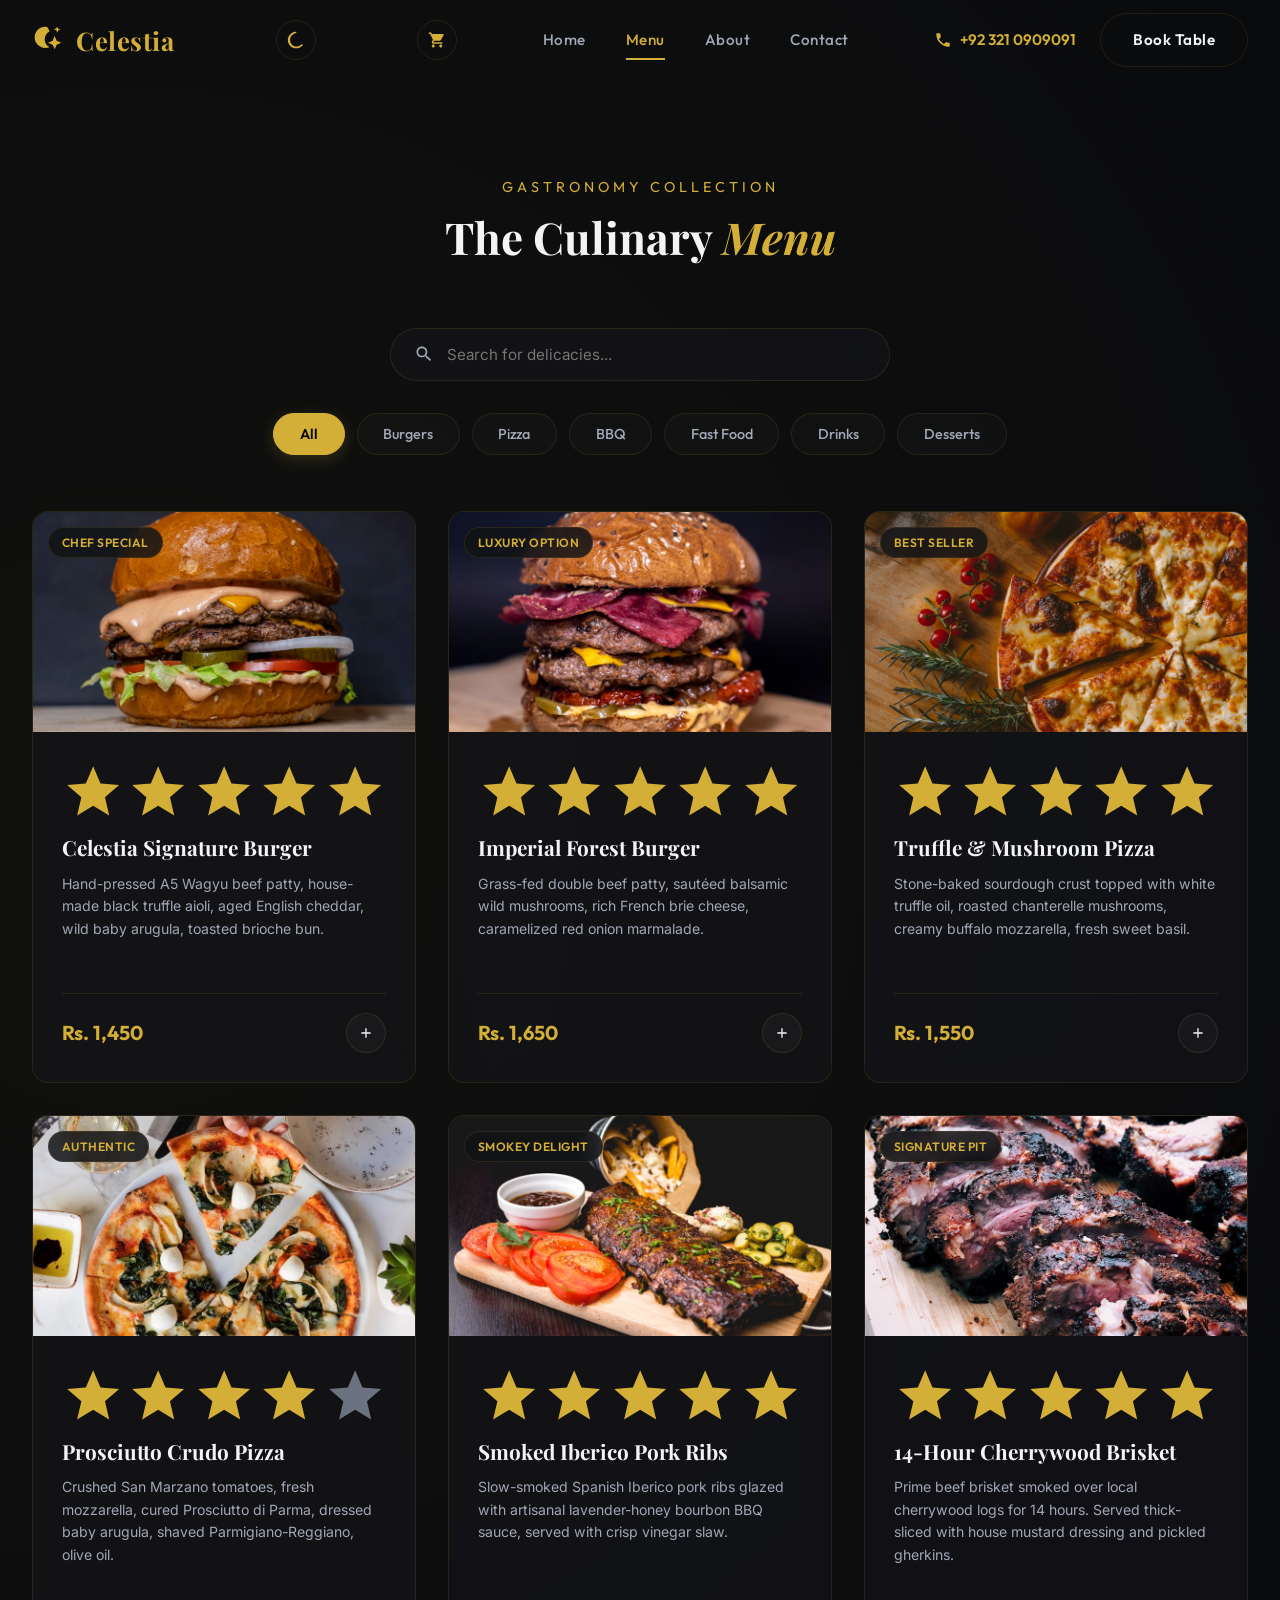
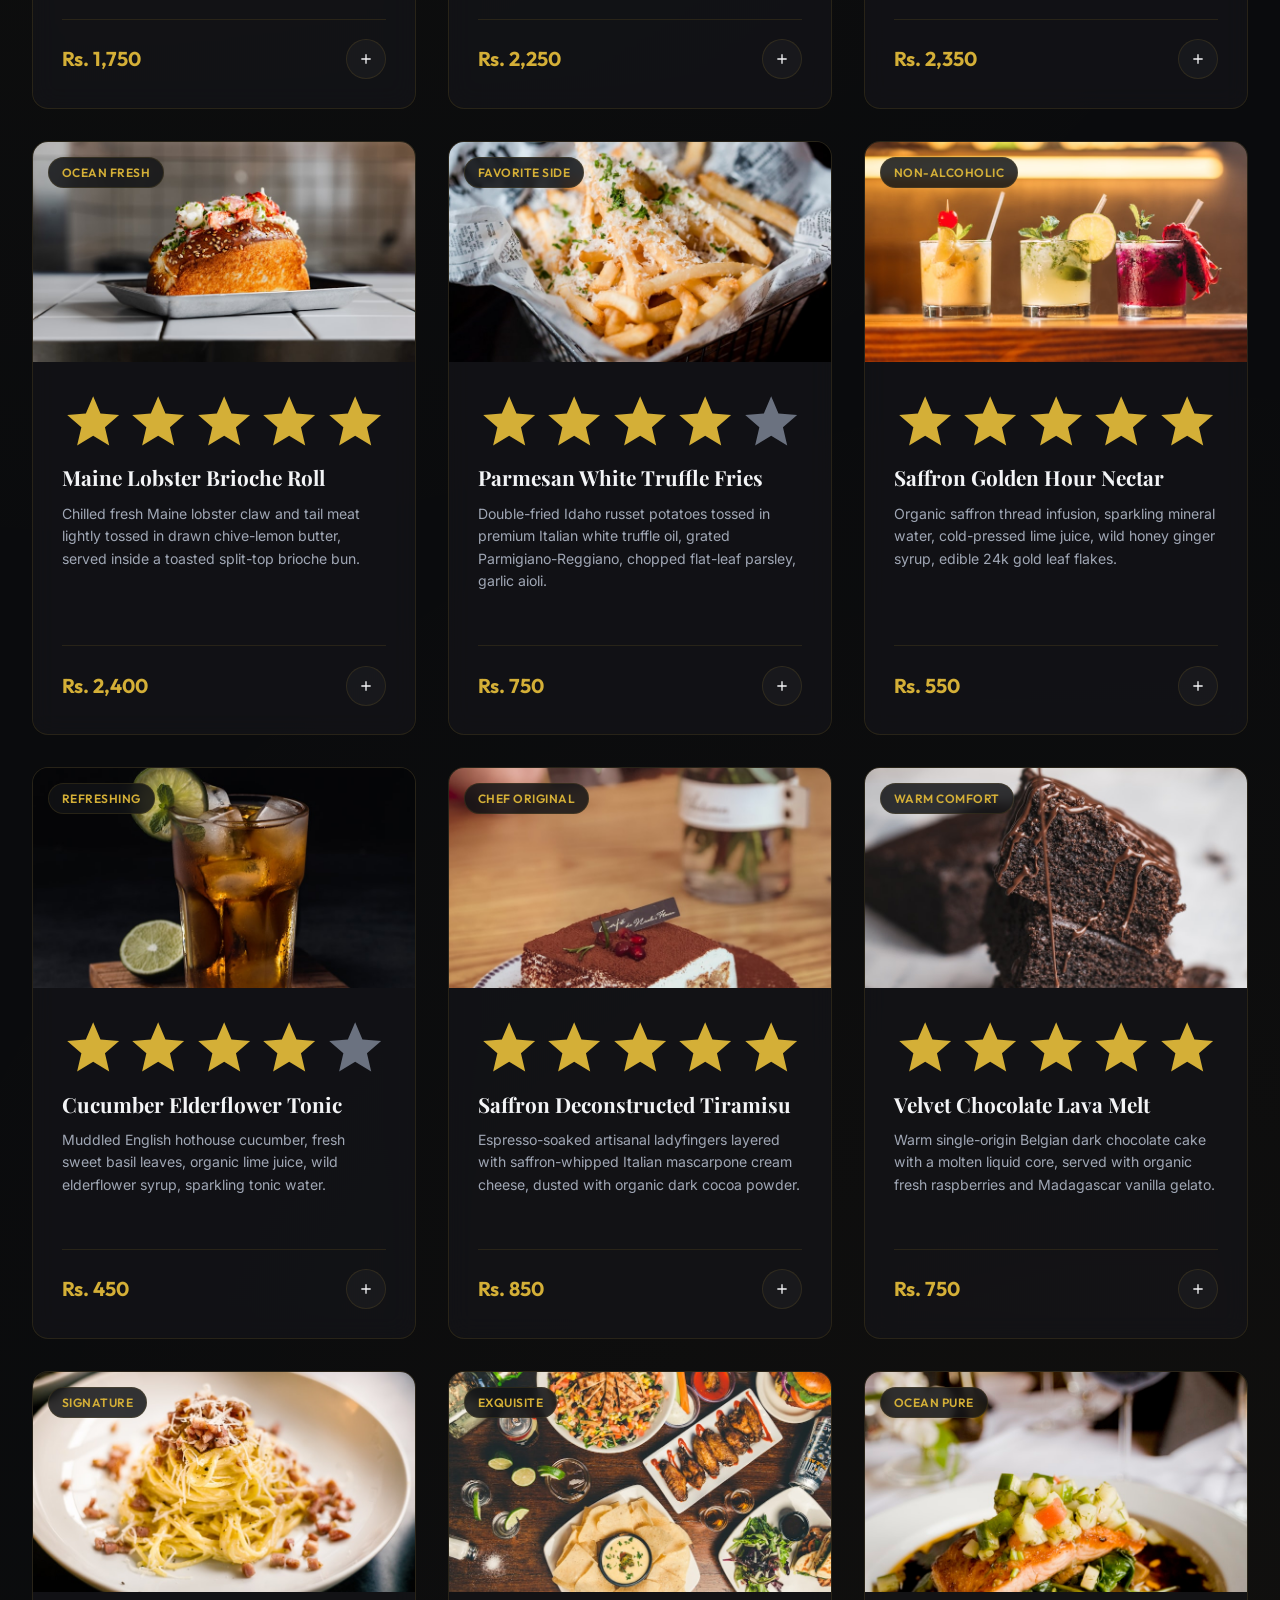
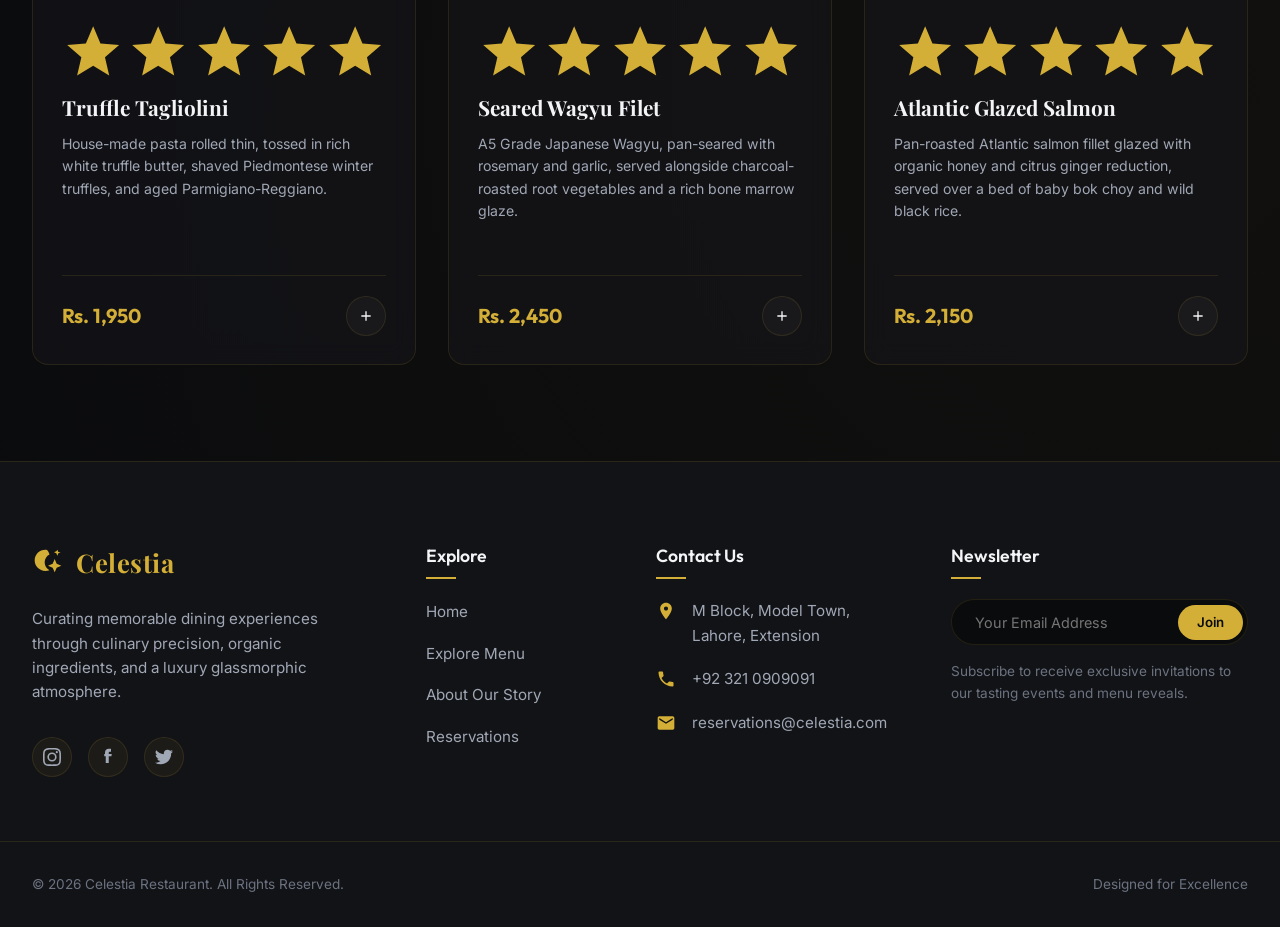
<file: menu.html>
<!DOCTYPE html>
<html lang="en">
<head>
    <script>
        // Immediately apply saved theme to prevent flickering
        if (localStorage.getItem('theme') === 'light') {
            document.documentElement.classList.add('light-theme');
        }
    </script>
    <meta charset="UTF-8">
    <meta name="viewport" content="width=device-width, initial-scale=1.0">
    <title>Celestia | Our Menu</title>
    <meta name="description" content="Explore Celestia's luxury menu. From hand-crafted A5 Wagyu burgers and stone-baked sourdough pizzas to 14-hour smoked cherrywood brisket and custom desserts.">
    <!-- Favicon -->
    <link rel="icon" type="image/svg+xml" href="data:image/svg+xml,<svg xmlns='http://www.w3.org/2000/svg' viewBox='0 0 24 24' fill='%23d4af37'><path d='M10 2c-4.42 0-8 3.58-8 8s3.58 8 8 8c1.1 0 2.15-.22 3.11-.62-2.18-1.07-3.61-3.35-3.61-5.88 0-2.53 1.43-4.81 3.61-5.88C12.15 2.22 11.1 2 10 2z'/><path d='M17 9l1.5 3.5L22 14l-3.5 1.5L17 19l-1.5-3.5L12 14l3.5-1.5L17 9z'/><path d='M19 2l.75 1.75L21.5 4l-1.75.75L19 6.5l-.75-1.75L16.5 4l1.75-.75L19 2z'/></svg>">
    <!-- Stylesheets -->
    <link rel="stylesheet" href="css/styles.css?v=1.3">
    <link rel="stylesheet" href="css/menu.css?v=1.3">
</head>
<body>

    <!-- Preloader (Bonus Feature) -->
    <div id="preloader">
        <div class="loader-container">
            <div class="loader-logo">
                <svg class="logo-icon" viewBox="0 0 24 24" xmlns="http://www.w3.org/2000/svg">
                    <path d="M10 2c-4.42 0-8 3.58-8 8s3.58 8 8 8c1.1 0 2.15-.22 3.11-.62-2.18-1.07-3.61-3.35-3.61-5.88 0-2.53 1.43-4.81 3.61-5.88C12.15 2.22 11.1 2 10 2z" />
                    <path d="M17 9l1.5 3.5L22 14l-3.5 1.5L17 19l-1.5-3.5L12 14l3.5-1.5L17 9z" />
                    <path d="M19 2l.75 1.75L21.5 4l-1.75.75L19 6.5l-.75-1.75L16.5 4l1.75-.75L19 2z" />
                </svg>
                <span>Celestia</span>
            </div>
            <div class="loader-bar"></div>
        </div>
    </div>

    <!-- Header Section -->
    <header class="header" id="main-header">
        <div class="container nav-container">
            <!-- Brand Logo -->
            <a href="index.html" class="logo" id="header-logo">
                <svg class="logo-icon" viewBox="0 0 24 24" xmlns="http://www.w3.org/2000/svg">
                    <path d="M10 2c-4.42 0-8 3.58-8 8s3.58 8 8 8c1.1 0 2.15-.22 3.11-.62-2.18-1.07-3.61-3.35-3.61-5.88 0-2.53 1.43-4.81 3.61-5.88C12.15 2.22 11.1 2 10 2z" />
                    <path d="M17 9l1.5 3.5L22 14l-3.5 1.5L17 19l-1.5-3.5L12 14l3.5-1.5L17 9z" />
                    <path d="M19 2l.75 1.75L21.5 4l-1.75.75L19 6.5l-.75-1.75L16.5 4l1.75-.75L19 2z" />
                </svg>
                <span>Celestia</span>
            </a>

            <!-- Theme Toggle Button (Bonus Feature) -->
            <button class="theme-toggle" id="theme-toggle-btn" aria-label="Toggle Theme">
                <svg class="sun-icon" viewBox="0 0 24 24"><path d="M12 7c-2.76 0-5 2.24-5 5s2.24 5 5 5 5-2.24 5-5-2.24-5-5-5zM2 13h2c.55 0 1-.45 1-1s-.45-1-1-1H2c-.55 0-1 .45-1 1s.45 1 1 1zm18 0h2c.55 0 1-.45 1-1s-.45-1-1-1h-2c-.55 0-1 .45-1 1s.45 1 1 1zM11 2v2c0 .55.45 1 1 1s1-.45 1-1V2c0-.55-.45-1-1-1s-1 .45-1 1zm0 18v2c0 .55.45 1 1 1s1-.45 1-1v-2c0-.55-.45-1-1-1s-1 .45-1 1zM5.99 4.58c-.39-.39-1.03-.39-1.41 0s-.39 1.03 0 1.41l1.06 1.06c.39.39 1.03.39 1.41 0s.39-1.03 0-1.41L5.99 4.58zm12.37 12.37c-.39-.39-1.03-.39-1.41 0s-.39 1.03 0 1.41l1.06 1.06c.39.39 1.03.39 1.41 0s.39-1.03 0-1.41l-1.06-1.06zm1.06-12.37c-.39-.39-1.03-.39-1.41 0l-1.06 1.06c-.39.39-.39 1.03 0 1.41s1.03.39 1.41 0l1.06-1.06c.39-.38.39-1.02 0-1.41zm-12.37 12.37c-.39-.39-1.03-.39-1.41 0l-1.06 1.06c-.39.39-.39 1.03 0 1.41s1.03.39 1.41 0l1.06-1.06c.39-.38.39-1.02 0-1.41z"/></svg>
                <svg class="moon-icon" viewBox="0 0 24 24"><path d="M12.3 22h-.1c-5.5 0-10-4.5-10-10C2.2 6.8 6.3 2.5 11.5 2c.5-.1 1 .3 1 .8s-.3.9-.8 1c-4.2.7-7.2 4.6-6.7 9 .5 3.9 3.8 7 7.8 7 2.1 0 4.1-.8 5.6-2.3.4-.4 1-.4 1.4 0 .4.4.4 1 0 1.4-2.1 2-5 3.1-7.8 3.1z"/></svg>
            </button>

            <!-- Shopping Cart Button -->
            <a href="checkout.html" class="header-cart-btn" id="header-cart-btn" aria-label="Shopping Cart">
                <svg width="20" height="20" viewBox="0 0 24 24" fill="currentColor">
                    <path d="M7 18c-1.1 0-1.99.9-1.99 2S5.9 22 7 22s2-.9 2-2-.9-2-2-2zM1 2v2h2l3.6 7.59-1.35 2.45c-.16.28-.25.61-.25.96 0 1.1.9 2 2 2h12v-2H7.42c-.14 0-.25-.11-.25-.25l.03-.12.9-1.63h7.45c.75 0 1.41-.41 1.75-1.03l3.58-6.49c.08-.14.12-.31.12-.48 0-.55-.45-1-1-1H5.21l-.94-2H1zm16 16c-1.1 0-1.99.9-1.99 2s.9 2 1.99 2 2-.9 2-2-.9-2-2-2z"/>
                </svg>
                <span class="cart-count-badge" id="cart-badge-count">0</span>
            </a>

            <!-- Mobile Navigation Trigger -->
            <div class="hamburger" id="nav-toggle" aria-label="Toggle Navigation">
                <span></span>
                <span></span>
                <span></span>
            </div>

            <!-- Navigation Links -->
            <nav class="nav-menu" id="nav-links">
                <a href="index.html" class="nav-link" id="link-home">Home</a>
                <a href="menu.html" class="nav-link active" id="link-menu">Menu</a>
                <a href="about.html" class="nav-link" id="link-about">About</a>
                <a href="contact.html" class="nav-link" id="link-contact">Contact</a>
            </nav>

            <!-- Navbar Secondary CTA -->
            <div class="nav-actions">
                <a href="tel:+923210909091" class="nav-phone">
                    <svg width="18" height="18" viewBox="0 0 24 24" fill="currentColor">
                        <path d="M6.62 10.79c1.44 2.83 3.76 5.14 6.59 6.59l2.2-2.2c.27-.27.67-.36 1.02-.24 1.12.37 2.33.57 3.57.57.55 0 1 .45 1 1V20c0 .55-.45 1-1 1-9.39 0-17-7.61-17-17 0-.55.45-1 1-1h3.5c.55 0 1 .45 1 1 0 1.25.2 2.45.57 3.57.11.35.03.74-.25 1.02l-2.2 2.2z"/>
                    </svg>
                    <span>+92 321 0909091</span>
                </a>
                <a href="contact.html" class="btn btn-secondary" id="nav-book-btn">Book Table</a>
            </div>
        </div>
    </header>

    <main style="padding-top: var(--header-height);">
        <!-- Menu Header -->
        <section class="menu-intro" id="menu-introduction">
            <div class="container">
                <div class="section-header reveal">
                    <span class="section-subtitle">Gastronomy Collection</span>
                    <h1 class="section-title">The Culinary <span>Menu</span></h1>
                </div>

                <!-- Filters & Search Controls -->
                <div class="menu-controls reveal" style="transition-delay: 0.1s;">
                    <!-- Real-time keyword Search -->
                    <div class="search-wrapper">
                        <input type="text" id="menu-search-input" class="search-input" placeholder="Search for delicacies...">
                        <svg class="search-icon" viewBox="0 0 24 24">
                            <path d="M15.5 14h-.79l-.28-.27C15.41 12.59 16 11.11 16 9.5 16 5.91 13.09 3 9.5 3S3 5.91 3 9.5 5.91 16 9.5 16c1.61 0 3.09-.59 4.23-1.57l.27.28v.79l5 4.99L20.49 19l-4.99-5zm-6 0C7.01 14 5 11.99 5 9.5S7.01 5 9.5 5 14 7.01 14 9.5 11.99 14 9.5 14z"/>
                        </svg>
                    </div>

                    <!-- Category Tab Buttons -->
                    <div class="filter-tabs">
                        <button class="filter-btn active" data-filter="all">All</button>
                        <button class="filter-btn" data-filter="burgers">Burgers</button>
                        <button class="filter-btn" data-filter="pizza">Pizza</button>
                        <button class="filter-btn" data-filter="bbq">BBQ</button>
                        <button class="filter-btn" data-filter="fast food">Fast Food</button>
                        <button class="filter-btn" data-filter="drinks">Drinks</button>
                        <button class="filter-btn" data-filter="desserts">Desserts</button>
                    </div>
                </div>

                <!-- Food Cards Grid Container -->
                <div class="menu-grid" id="menu-grid-container">
                    <!-- Dynamic rendering by js/menu.js -->
                </div>
            </div>
        </section>
    </main>

    <!-- Footer Section -->
    <footer class="footer">
        <div class="container footer-grid">
            <!-- Col 1: Brand -->
            <div class="footer-brand">
                <a href="index.html" class="logo">
                    <svg class="logo-icon" viewBox="0 0 24 24" xmlns="http://www.w3.org/2000/svg">
                        <path d="M10 2c-4.42 0-8 3.58-8 8s3.58 8 8 8c1.1 0 2.15-.22 3.11-.62-2.18-1.07-3.61-3.35-3.61-5.88 0-2.53 1.43-4.81 3.61-5.88C12.15 2.22 11.1 2 10 2z" />
                        <path d="M17 9l1.5 3.5L22 14l-3.5 1.5L17 19l-1.5-3.5L12 14l3.5-1.5L17 9z" />
                        <path d="M19 2l.75 1.75L21.5 4l-1.75.75L19 6.5l-.75-1.75L16.5 4l1.75-.75L19 2z" />
                    </svg>
                    <span>Celestia</span>
                </a>
                <p>Curating memorable dining experiences through culinary precision, organic ingredients, and a luxury glassmorphic atmosphere.</p>
                <div class="social-links">
                    <a href="#" class="social-icon" aria-label="Instagram">
                        <svg width="18" height="18" viewBox="0 0 24 24" fill="currentColor"><path d="M12 2.163c3.204 0 3.584.012 4.85.07 3.252.148 4.771 1.691 4.919 4.919.058 1.265.069 1.645.069 4.849 0 3.205-.012 3.584-.069 4.849-.149 3.225-1.664 4.771-4.919 4.919-1.266.058-1.644.07-4.85.07-3.204 0-3.584-.012-4.849-.07-3.26-.149-4.771-1.699-4.919-4.92-.058-1.265-.07-1.644-.07-4.849 0-3.204.013-3.583.07-4.849.149-3.227 1.664-4.771 4.919-4.919 1.266-.057 1.645-.069 4.849-.069zM12 0C8.741 0 8.333.014 7.053.072 2.695.272.273 2.69.073 7.051.014 8.333 0 8.741 0 12c0 3.259.014 3.668.072 4.948.2 4.358 2.618 6.78 6.98 6.98 1.281.058 1.689.072 4.948.072 3.259 0 3.668-.014 4.948-.072 4.354-.2 6.782-2.618 6.979-6.98.059-1.28.073-1.689.073-4.948 0-3.259-.014-3.667-.072-4.947-.196-4.354-2.617-6.78-6.979-6.98C15.668.014 15.259 0 12 0zm0 5.838a6.162 6.162 0 100 12.324 6.162 6.162 0 000-12.324zM12 16a4 4 0 110-8 4 4 0 010 8zm6.406-11.845a1.44 1.44 0 100 2.881 1.44 1.44 0 000-2.881z"/></svg>
                    </a>
                    <a href="#" class="social-icon" aria-label="Facebook">
                        <svg width="18" height="18" viewBox="0 0 24 24" fill="currentColor"><path d="M9 8H7v3h2v9h4v-9h3.6l.4-3H13V6c0-.5.5-1 1-1h2V1h-3c-3 0-5 2-5 5v2z"/></svg>
                    </a>
                    <a href="#" class="social-icon" aria-label="Twitter">
                        <svg width="18" height="18" viewBox="0 0 24 24" fill="currentColor"><path d="M24 4.557a9.83 9.83 0 01-2.828.775 4.932 4.932 0 002.165-2.724 9.864 9.864 0 01-3.127 1.195 4.916 4.916 0 00-3.594-1.555c-3.179 0-5.515 2.966-4.797 6.045A13.978 13.978 0 011.671 3.149a4.909 4.909 0 001.523 6.574 4.903 4.903 0 01-2.229-.616c-.054 2.281 1.581 4.415 3.949 4.89a4.935 4.935 0 01-2.224.084 4.928 4.928 0 004.6 3.417A9.867 9.867 0 010 19.54a13.94 13.94 0 007.548 2.212c9.142 0 14.307-7.721 13.995-14.646A10.025 10.025 0 0024 4.557z"/></svg>
                    </a>
                </div>
            </div>

            <!-- Col 2: Navigation Links -->
            <div class="footer-col">
                <h4>Explore</h4>
                <ul class="footer-links">
                    <li><a href="index.html">Home</a></li>
                    <li><a href="menu.html">Explore Menu</a></li>
                    <li><a href="about.html">About Our Story</a></li>
                    <li><a href="contact.html">Reservations</a></li>
                </ul>
            </div>

            <!-- Col 3: Contact Info -->
            <div class="footer-col">
                <h4>Contact Us</h4>
                <ul class="footer-info">
                    <li>
                        <svg viewBox="0 0 24 24"><path d="M12 2C8.13 2 5 5.13 5 9c0 5.25 7 13 7 13s7-7.75 7-13c0-3.87-3.13-7-7-7zm0 9.5c-1.38 0-2.5-1.12-2.5-2.5s1.12-2.5 2.5-2.5 2.5 1.12 2.5 2.5-1.12 2.5-2.5 2.5z"/></svg>
                        <span>M Block, Model Town, Lahore, Extension</span>
                    </li>
                    <li>
                        <svg viewBox="0 0 24 24"><path d="M6.62 10.79c1.44 2.83 3.76 5.14 6.59 6.59l2.2-2.2c.27-.27.67-.36 1.02-.24 1.12.37 2.33.57 3.57.57.55 0 1 .45 1 1V20c0 .55-.45 1-1 1-9.39 0-17-7.61-17-17 0-.55.45-1 1-1h3.5c.55 0 1 .45 1 1 0 1.25.2 2.45.57 3.57.11.35.03.74-.25 1.02l-2.2 2.2z"/></svg>
                        <span>+92 321 0909091</span>
                    </li>
                    <li>
                        <svg viewBox="0 0 24 24"><path d="M20 4H4c-1.1 0-1.99.9-1.99 2L2 18c0 1.1.9 2 2 2h16c1.1 0 2-.9 2-2V6c0-1.1-.9-2-2-2zm0 4l-8 5-8-5V6l8 5 8-5v2z"/></svg>
                        <span>reservations@celestia.com</span>
                    </li>
                </ul>
            </div>

            <!-- Col 4: Newsletter -->
            <div class="footer-col">
                <h4>Newsletter</h4>
                <form class="newsletter-form" id="newsletter-form" onsubmit="event.preventDefault(); alert('Thank you for subscribing to Celestia updates!');">
                    <div class="newsletter-input-wrap">
                        <input type="email" placeholder="Your Email Address" class="newsletter-input" required aria-label="Email Address">
                        <button type="submit" class="newsletter-btn">Join</button>
                    </div>
                    <p>Subscribe to receive exclusive invitations to our tasting events and menu reveals.</p>
                </form>
            </div>
        </div>

        <!-- Footer Bottom -->
        <div class="container footer-bottom">
            <p>&copy; 2026 Celestia Restaurant. All Rights Reserved.</p>
            <p>Designed for Excellence</p>
        </div>
    </footer>

    <!-- JavaScripts -->
    <script src="js/main.js?v=1.2"></script>
    <script src="js/menu.js?v=1.2"></script>
    
    <!-- Back to Top Button (Bonus Feature) -->
    <button class="back-to-top" id="back-to-top-btn" aria-label="Back to Top">
        <svg viewBox="0 0 24 24">
            <path d="M7.41 15.41L12 10.83l4.59 4.58L18 14l-6-6-6 6z"/>
        </svg>
    </button>
</body>
</html>
</file>
<file: css/styles.css>
@import url('https://fonts.googleapis.com/css2?family=Inter:wght@300;400;500;600;700&family=Outfit:wght@300;400;500;600;700&family=Playfair+Display:ital,wght@0,400;0,600;0,700;1,400&display=swap');

/* ==========================================
   CSS VARIABLES & DESIGN SYSTEM
   ========================================== */
:root {
    --bg-primary: #0a0b0d;
    --bg-secondary: #121316;
    --bg-glass: rgba(18, 19, 22, 0.75);
    --bg-card: rgba(22, 23, 27, 0.6);
    --bg-card-hover: rgba(28, 30, 36, 0.8);
    
    --primary: #d4af37; /* Warm Gold */
    --primary-rgb: 212, 175, 55;
    --primary-light: #f3e5ab;
    --accent: #e5a93b; /* Amber Gold */
    --accent-rgb: 229, 169, 59;
    
    --text-primary: #f3f4f6;
    --text-secondary: #a0a7b5;
    --text-muted: #6b7280;
    
    --border-subtle: rgba(212, 175, 55, 0.12);
    --border-hover: rgba(212, 175, 55, 0.3);
    --border-focus: rgba(229, 169, 59, 0.6);
    
    --glow-primary: rgba(212, 175, 55, 0.2);
    --glow-btn-hover: rgba(212, 175, 55, 0.4);
    
    --font-heading: 'Playfair Display', Georgia, serif;
    --font-ui: 'Outfit', sans-serif;
    --font-body: 'Inter', sans-serif;
    
    --transition-smooth: all 0.4s cubic-bezier(0.16, 1, 0.3, 1);
    --transition-quick: all 0.2s ease;
    
    --max-width: 1280px;
    --header-height: 80px;
}

/* ==========================================
   RESET & BASE STYLES
   ========================================== */
* {
    margin: 0;
    padding: 0;
    box-sizing: border-box;
}

html {
    scroll-behavior: smooth;
    font-size: 16px;
}

body {
    background-color: var(--bg-primary);
    color: var(--text-primary);
    font-family: var(--font-body);
    line-height: 1.6;
    overflow-x: hidden;
    -webkit-font-smoothing: antialiased;
    background-image: 
        radial-gradient(circle at 10% 20%, rgba(212, 175, 55, 0.03) 0%, transparent 40%),
        radial-gradient(circle at 90% 80%, rgba(229, 169, 59, 0.03) 0%, transparent 40%);
}

img {
    max-width: 100%;
    height: auto;
    display: block;
}

a {
    color: inherit;
    text-decoration: none;
    transition: var(--transition-quick);
}

ul {
    list-style: none;
}

input, textarea, button, select {
    font-family: inherit;
    color: inherit;
    background: transparent;
    border: none;
    outline: none;
}

/* Custom Scrollbar */
::-webkit-scrollbar {
    width: 8px;
}
::-webkit-scrollbar-track {
    background: var(--bg-primary);
}
::-webkit-scrollbar-thumb {
    background: rgba(212, 175, 55, 0.3);
    border-radius: 4px;
}
::-webkit-scrollbar-thumb:hover {
    background: var(--primary);
}

/* ==========================================
   COMMON LAYOUTS & CONTAINERS
   ========================================== */
.container {
    width: 100%;
    max-width: var(--max-width);
    margin: 0 auto;
    padding: 0 2rem;
}

section {
    padding: 6rem 0;
    position: relative;
}

.text-center { text-align: center; }

/* Grid systems */
.grid-2 { display: grid; grid-template-columns: repeat(2, 1fr); gap: 2.5rem; }
.grid-3 { display: grid; grid-template-columns: repeat(3, 1fr); gap: 2rem; }
.grid-4 { display: grid; grid-template-columns: repeat(4, 1fr); gap: 1.5rem; }

/* Glassmorphism template */
.glass-card {
    background: var(--bg-card);
    backdrop-filter: blur(12px);
    -webkit-backdrop-filter: blur(12px);
    border: 1px solid var(--border-subtle);
    border-radius: 16px;
    padding: 2.5rem;
    transition: var(--transition-smooth);
}

.glass-card:hover {
    border-color: var(--border-hover);
    transform: translateY(-5px);
    box-shadow: 0 12px 30px rgba(0, 0, 0, 0.4), 0 0 20px rgba(var(--primary-rgb), 0.05);
    background: var(--bg-card-hover);
}

/* Buttons */
.btn {
    display: inline-flex;
    align-items: center;
    justify-content: center;
    padding: 0.85rem 2rem;
    border-radius: 50px;
    font-family: var(--font-ui);
    font-weight: 600;
    font-size: 0.95rem;
    letter-spacing: 0.5px;
    cursor: pointer;
    transition: var(--transition-smooth);
    position: relative;
    overflow: hidden;
}

.btn-primary {
    background: var(--primary);
    color: var(--bg-primary);
    box-shadow: 0 4px 15px var(--glow-primary);
}

.btn-primary:hover {
    background: var(--primary-light);
    box-shadow: 0 6px 20px var(--glow-btn-hover);
    transform: translateY(-2px);
}

.btn-secondary {
    border: 1px solid var(--border-subtle);
    background: transparent;
    color: var(--text-primary);
}

.btn-secondary:hover {
    border-color: var(--primary);
    background: rgba(212, 175, 55, 0.05);
    color: var(--primary);
    transform: translateY(-2px);
}

/* Section Header Styles */
.section-header {
    text-align: center;
    max-width: 600px;
    margin: 0 auto 4rem auto;
}

.section-subtitle {
    font-family: var(--font-ui);
    color: var(--primary);
    font-size: 0.9rem;
    text-transform: uppercase;
    letter-spacing: 4px;
    display: block;
    margin-bottom: 0.75rem;
}

.section-title {
    font-family: var(--font-heading);
    font-size: 2.75rem;
    color: var(--text-primary);
    line-height: 1.2;
}

.section-title span {
    color: var(--primary);
    font-style: italic;
}

/* ==========================================
   NAVIGATION BAR
   ========================================== */
.header {
    position: fixed;
    top: 0;
    left: 0;
    width: 100%;
    height: var(--header-height);
    z-index: 1000;
    transition: var(--transition-smooth);
    display: flex;
    align-items: center;
}

.header.sticky {
    height: 70px;
    background: var(--bg-glass);
    backdrop-filter: blur(15px);
    -webkit-backdrop-filter: blur(15px);
    border-bottom: 1px solid var(--border-subtle);
    box-shadow: 0 4px 30px rgba(0, 0, 0, 0.3);
}

.nav-container {
    display: flex;
    justify-content: space-between;
    align-items: center;
    width: 100%;
}

.logo {
    display: flex;
    align-items: center;
    gap: 0.75rem;
    font-family: var(--font-heading);
    font-size: 1.6rem;
    font-weight: 700;
    letter-spacing: 0.5px;
}

.logo span {
    color: var(--primary);
}

.logo-icon {
    width: 32px;
    height: 32px;
    fill: var(--primary);
}

.nav-menu {
    display: flex;
    align-items: center;
    gap: 2.5rem;
}

.nav-link {
    font-family: var(--font-ui);
    font-size: 0.95rem;
    font-weight: 500;
    letter-spacing: 0.5px;
    color: var(--text-secondary);
    position: relative;
    padding: 0.5rem 0;
}

.nav-link:hover, .nav-link.active {
    color: var(--primary);
}

.nav-link::after {
    content: '';
    position: absolute;
    bottom: 0;
    left: 0;
    width: 0;
    height: 2px;
    background-color: var(--primary);
    transition: var(--transition-smooth);
}

.nav-link:hover::after, .nav-link.active::after {
    width: 100%;
}

.nav-actions {
    display: flex;
    align-items: center;
    gap: 1.5rem;
}

.nav-phone {
    font-family: var(--font-ui);
    font-weight: 600;
    font-size: 0.95rem;
    color: var(--primary);
    display: flex;
    align-items: center;
    gap: 0.5rem;
}

/* Mobile Toggle Hamburger */
.hamburger {
    display: none;
    flex-direction: column;
    justify-content: space-between;
    width: 28px;
    height: 18px;
    cursor: pointer;
    z-index: 1100;
}

.hamburger span {
    display: block;
    width: 100%;
    height: 2px;
    background-color: var(--text-primary);
    transition: var(--transition-smooth);
}

/* ==========================================
   FOOTER
   ========================================== */
.footer {
    background: var(--bg-secondary);
    border-top: 1px solid var(--border-subtle);
    padding: 5rem 0 2rem 0;
    position: relative;
}

.footer-grid {
    display: grid;
    grid-template-columns: 2fr 1fr 1.2fr 1.8fr;
    gap: 4rem;
    margin-bottom: 4rem;
}

.footer-brand .logo {
    margin-bottom: 1.5rem;
}

.footer-brand p {
    color: var(--text-secondary);
    font-size: 0.95rem;
    margin-bottom: 2rem;
}

.social-links {
    display: flex;
    gap: 1rem;
}

.social-icon {
    width: 40px;
    height: 40px;
    border-radius: 50%;
    background: rgba(212, 175, 55, 0.05);
    border: 1px solid var(--border-subtle);
    display: flex;
    align-items: center;
    justify-content: center;
    color: var(--text-secondary);
    transition: var(--transition-quick);
}

.social-icon:hover {
    background: var(--primary);
    color: var(--bg-primary);
    border-color: var(--primary);
    transform: translateY(-3px);
}

.footer-col h4 {
    font-family: var(--font-ui);
    font-size: 1.1rem;
    color: var(--text-primary);
    margin-bottom: 1.8rem;
    font-weight: 600;
    position: relative;
}

.footer-col h4::after {
    content: '';
    position: absolute;
    left: 0;
    bottom: -8px;
    width: 30px;
    height: 2px;
    background-color: var(--primary);
}

.footer-links li {
    margin-bottom: 1rem;
}

.footer-links a {
    color: var(--text-secondary);
    font-size: 0.95rem;
}

.footer-links a:hover {
    color: var(--primary);
    padding-left: 5px;
}

.footer-info li {
    display: flex;
    gap: 1rem;
    align-items: flex-start;
    margin-bottom: 1.2rem;
    color: var(--text-secondary);
    font-size: 0.95rem;
}

.footer-info svg {
    width: 20px;
    height: 20px;
    fill: var(--primary);
    flex-shrink: 0;
    margin-top: 2px;
}

.newsletter-form {
    display: flex;
    flex-direction: column;
    gap: 1rem;
}

.newsletter-input-wrap {
    display: flex;
    border: 1px solid var(--border-subtle);
    border-radius: 50px;
    padding: 0.25rem;
    background: var(--bg-primary);
    align-items: center;
    transition: var(--transition-smooth);
}

.newsletter-input-wrap:focus-within {
    border-color: var(--primary);
    box-shadow: 0 0 10px rgba(var(--primary-rgb), 0.15);
}

.newsletter-input {
    width: 100%;
    padding: 0.6rem 1.2rem;
    font-size: 0.9rem;
    color: var(--text-primary);
}

.newsletter-btn {
    background: var(--primary);
    color: var(--bg-primary);
    padding: 0.6rem 1.2rem;
    border-radius: 50px;
    cursor: pointer;
    font-weight: 600;
    transition: var(--transition-quick);
}

.newsletter-btn:hover {
    background: var(--primary-light);
}

.newsletter-form p {
    font-size: 0.85rem;
    color: var(--text-muted);
}

.footer-bottom {
    border-top: 1px solid var(--border-subtle);
    padding-top: 2rem;
    display: flex;
    justify-content: space-between;
    align-items: center;
    color: var(--text-muted);
    font-size: 0.85rem;
}

/* ==========================================
   SCROLL ANIMATION STATES
   ========================================== */
.reveal {
    opacity: 0;
    transform: translateY(30px);
    transition: opacity 0.8s ease, transform 0.8s cubic-bezier(0.16, 1, 0.3, 1);
}

.reveal.visible {
    opacity: 1;
    transform: translateY(0);
}

/* ==========================================
   MEDIA QUERIES (RESPONSIVENESS)
   ========================================== */
@media (max-width: 1100px) {
    .footer-grid {
        grid-template-columns: repeat(2, 1fr);
        gap: 3rem;
    }
}

@media (max-width: 968px) {
    :root {
        --header-height: 70px;
    }
    
    .grid-4 { grid-template-columns: repeat(2, 1fr); }
    .grid-3 { grid-template-columns: repeat(2, 1fr); }
    .grid-2 { grid-template-columns: 1fr; }
    
    .hamburger {
        display: flex;
    }
    
    .nav-menu {
        position: fixed;
        top: 0;
        right: -100%;
        width: 300px;
        height: 100vh;
        background: var(--bg-secondary);
        border-left: 1px solid var(--border-subtle);
        flex-direction: column;
        justify-content: center;
        gap: 2.5rem;
        z-index: 1050;
        transition: var(--transition-smooth);
        box-shadow: -10px 0 30px rgba(0,0,0,0.5);
    }
    
    .nav-menu.active {
        right: 0;
    }
    
    .hamburger.active span:nth-child(1) {
        transform: rotate(45deg) translate(5px, 6px);
    }
    
    .hamburger.active span:nth-child(2) {
        opacity: 0;
    }
    
    .hamburger.active span:nth-child(3) {
        transform: rotate(-45deg) translate(6px, -7px);
    }
    
    .nav-actions {
        display: none;
    }
}

@media (max-width: 576px) {
    html {
        font-size: 14px;
    }
    .container {
        padding: 0 1.5rem;
    }
    .grid-4, .grid-3 {
        grid-template-columns: 1fr;
    }
    .footer-grid {
        grid-template-columns: 1fr;
        gap: 2.5rem;
    }
    .footer-bottom {
        flex-direction: column;
        gap: 1rem;
        text-align: center;
    }
    .section-title {
        font-size: 2.25rem;
    }
}

/* ==========================================
   LOADING SCREEN (BONUS FEATURE)
   ========================================== */
#preloader {
    position: fixed;
    top: 0;
    left: 0;
    width: 100vw;
    height: 100vh;
    background-color: var(--bg-primary);
    z-index: 9999;
    display: flex;
    justify-content: center;
    align-items: center;
    transition: opacity 0.5s ease, visibility 0.5s ease;
}

#preloader.fade-out {
    opacity: 0;
    visibility: hidden;
}

.loader-container {
    text-align: center;
}

.loader-logo {
    display: flex;
    align-items: center;
    justify-content: center;
    gap: 0.75rem;
    font-family: var(--font-heading);
    font-size: 2.2rem;
    font-weight: 700;
    color: var(--primary);
    margin-bottom: 1.5rem;
    animation: loaderPulse 1.8s infinite ease-in-out;
}

.loader-logo .logo-icon {
    width: 44px;
    height: 44px;
    fill: var(--primary);
}

.loader-bar {
    width: 120px;
    height: 2px;
    background: rgba(212, 175, 55, 0.1);
    border-radius: 4px;
    margin: 0 auto;
    position: relative;
    overflow: hidden;
}

.loader-bar::after {
    content: '';
    position: absolute;
    top: 0;
    left: -100%;
    width: 100%;
    height: 100%;
    background: linear-gradient(90deg, transparent, var(--primary), transparent);
    animation: loaderProgress 1.5s infinite ease-in-out;
}

@keyframes loaderPulse {
    0%, 100% { opacity: 0.6; transform: scale(0.98); }
    50% { opacity: 1; transform: scale(1.02); }
}

@keyframes loaderProgress {
    0% { left: -100%; }
    100% { left: 100%; }
}

/* ==========================================
   BACK TO TOP BUTTON (BONUS FEATURE)
   ========================================== */
.back-to-top {
    position: fixed;
    bottom: 30px;
    right: 30px;
    width: 45px;
    height: 45px;
    border-radius: 50%;
    background: var(--bg-card);
    border: 1px solid var(--border-subtle);
    backdrop-filter: blur(10px);
    -webkit-backdrop-filter: blur(10px);
    color: var(--primary);
    display: flex;
    align-items: center;
    justify-content: center;
    cursor: pointer;
    z-index: 999;
    opacity: 0;
    visibility: hidden;
    transform: translateY(15px);
    transition: var(--transition-smooth);
    box-shadow: 0 4px 20px rgba(0, 0, 0, 0.3);
}

.back-to-top.show {
    opacity: 1;
    visibility: visible;
    transform: translateY(0);
}

.back-to-top:hover {
    background: var(--primary);
    color: var(--bg-primary);
    border-color: var(--primary);
    transform: translateY(-5px);
    box-shadow: 0 6px 20px var(--glow-btn-hover);
}

.back-to-top svg {
    width: 22px;
    height: 22px;
    fill: currentColor;
    transition: transform 0.3s ease;
}

/* ==========================================
   LIGHT MODE STYLING OVERRIDES (BONUS)
   ========================================== */
html.light-theme {
    --bg-primary: #faf9f6; /* Soft warm linen white */
    --bg-secondary: #f4f3f0;
    --bg-glass: rgba(250, 249, 246, 0.85);
    --bg-card: rgba(255, 255, 255, 0.75);
    --bg-card-hover: rgba(255, 255, 255, 0.98);
    
    --text-primary: #1c1a17; /* Soft dark charcoal */
    --text-secondary: #5c554e;
    --text-muted: #8c857e;
    
    --border-subtle: rgba(212, 175, 55, 0.22);
    --border-hover: rgba(212, 175, 55, 0.45);
    --border-focus: rgba(229, 169, 59, 0.75);
    
    --glow-primary: rgba(212, 175, 55, 0.05);
    --glow-btn-hover: rgba(212, 175, 55, 0.15);
}

/* Light mode specific map overlay card correction */
html.light-theme .map-overlay-badge {
    background: var(--bg-card) !important;
    border-color: var(--border-subtle) !important;
}

/* Theme Toggle Button Styles */
.theme-toggle {
    width: 40px;
    height: 40px;
    border-radius: 50%;
    border: 1px solid var(--border-subtle);
    background: transparent;
    color: var(--primary);
    display: inline-flex;
    align-items: center;
    justify-content: center;
    cursor: pointer;
    transition: var(--transition-quick);
    margin-left: 1rem;
    flex-shrink: 0;
}

.theme-toggle:hover {
    border-color: var(--primary);
    background: rgba(212, 175, 55, 0.06);
    transform: scale(1.05);
}

.sun-icon {
    display: none;
    width: 20px;
    height: 20px;
    fill: currentColor;
}

.moon-icon {
    display: block;
    width: 20px;
    height: 20px;
    fill: currentColor;
}

html.light-theme .sun-icon {
    display: block;
}

html.light-theme .moon-icon {
    display: none;
}

/* Shopping Cart Header Button */
.header-cart-btn {
    position: relative;
    display: flex;
    align-items: center;
    justify-content: center;
    width: 40px;
    height: 40px;
    background: transparent;
    border: 1px solid var(--border-subtle);
    border-radius: 50%;
    color: var(--primary);
    cursor: pointer;
    transition: var(--transition-quick);
    margin-left: 1rem;
    flex-shrink: 0;
}

.header-cart-btn:hover {
    border-color: var(--primary);
    background: rgba(212, 175, 55, 0.06);
    transform: scale(1.05);
}

.header-cart-btn svg {
    width: 18px;
    height: 18px;
}

/* Cart badge count */
.cart-count-badge {
    position: absolute;
    top: -5px;
    right: -5px;
    background: var(--primary);
    color: #0a0b0d;
    font-family: var(--font-ui);
    font-size: 0.65rem;
    font-weight: 700;
    min-width: 18px;
    height: 18px;
    border-radius: 50%;
    display: none; /* Injected dynamically by main.js */
    align-items: center;
    justify-content: center;
    border: 2px solid var(--bg-primary);
    box-shadow: 0 0 10px rgba(0, 0, 0, 0.3);
    animation: badgePop 0.3s cubic-bezier(0.175, 0.885, 0.32, 1.275) forwards;
}

html.light-theme .cart-count-badge {
    border-color: #ffffff;
}

@keyframes badgePop {
    from { transform: scale(0.5); opacity: 0; }
    to { transform: scale(1); opacity: 1; }
}

/* Global utility classes */
.hide {
    display: none !important;
}

/* Form success notification toaster */
.toast-notification {
    position: fixed;
    bottom: 2rem;
    right: 2rem;
    background: var(--bg-glass);
    border: 1px solid #28a745;
    color: var(--text-primary);
    padding: 1.25rem 2rem;
    border-radius: 12px;
    box-shadow: 0 15px 35px rgba(0, 0, 0, 0.5);
    display: flex;
    align-items: center;
    gap: 1rem;
    z-index: 2000;
    transform: translateY(150%);
    opacity: 0;
    pointer-events: none;
    transition: transform 0.5s cubic-bezier(0.175, 0.885, 0.32, 1.275), opacity 0.5s ease;
}

.toast-notification.active {
    transform: translateY(0);
    opacity: 1;
    pointer-events: auto;
}

.toast-icon {
    width: 24px;
    height: 24px;
    fill: #28a745;
}

.toast-text h4 {
    font-family: var(--font-ui);
    font-size: 1rem;
    font-weight: 600;
}

.toast-text p {
    font-size: 0.85rem;
    color: var(--text-secondary);
}

/* Form warning status overrides */
.toast-notification.warning {
    border-color: #ffc107;
}
.toast-notification.warning .toast-icon {
    fill: #ffc107;
}
</file>
<file: css/home.css>
/* ==========================================
   HERO SECTION
   ========================================== */
.hero {
    min-height: 100vh;
    display: flex;
    align-items: center;
    padding-top: var(--header-height);
    background: radial-gradient(circle at top right, rgba(212, 175, 55, 0.05), transparent 45%),
                radial-gradient(circle at bottom left, rgba(229, 169, 59, 0.03), transparent 45%);
    position: relative;
    overflow: hidden;
}

/* Glow ball background effects */
.glow-ball {
    position: absolute;
    border-radius: 50%;
    filter: blur(100px);
    z-index: 1;
    pointer-events: none;
}

.glow-ball-1 {
    top: 20%;
    right: 10%;
    width: 300px;
    height: 300px;
    background: rgba(212, 175, 55, 0.08);
}

.glow-ball-2 {
    bottom: 15%;
    left: 5%;
    width: 250px;
    height: 250px;
    background: rgba(229, 169, 59, 0.05);
}

.hero-grid {
    display: grid;
    grid-template-columns: 1.1fr 0.9fr;
    gap: 4rem;
    align-items: center;
    position: relative;
    z-index: 5;
}

.hero-tagline {
    font-family: var(--font-ui);
    font-size: 0.95rem;
    color: var(--primary);
    text-transform: uppercase;
    letter-spacing: 4px;
    margin-bottom: 1rem;
    display: inline-flex;
    align-items: center;
    gap: 0.75rem;
}

.hero-tagline::before {
    content: '';
    width: 25px;
    height: 1px;
    background-color: var(--primary);
}

.hero-title {
    font-family: var(--font-heading);
    font-size: 4.5rem;
    line-height: 1.1;
    font-weight: 700;
    margin-bottom: 1.5rem;
    color: var(--text-primary);
}

.hero-title span {
    color: var(--primary);
    position: relative;
    display: inline-block;
}

.hero-title span::after {
    content: '';
    position: absolute;
    bottom: 5px;
    left: 0;
    width: 100%;
    height: 6px;
    background: rgba(212, 175, 55, 0.2);
    z-index: -1;
}

.hero-desc {
    color: var(--text-secondary);
    font-size: 1.1rem;
    margin-bottom: 2.5rem;
    max-width: 540px;
    line-height: 1.7;
}

.hero-ctas {
    display: flex;
    gap: 1.25rem;
    align-items: center;
}

.hero-image-container {
    position: relative;
    display: flex;
    justify-content: center;
    align-items: center;
}

/* Luxury circular border around main hero image */
.hero-circle-outline {
    position: absolute;
    width: 110%;
    height: 110%;
    border: 1px dashed rgba(212, 175, 55, 0.2);
    border-radius: 50%;
    animation: rotateDashed 40s linear infinite;
    pointer-events: none;
}

@keyframes rotateDashed {
    0% { transform: rotate(0deg); }
    100% { transform: rotate(360deg); }
}

.hero-img-wrapper {
    width: 440px;
    height: 440px;
    border-radius: 50%;
    border: 8px solid rgba(255, 255, 255, 0.03);
    overflow: hidden;
    box-shadow: 0 20px 50px rgba(0, 0, 0, 0.6), 0 0 40px rgba(var(--primary-rgb), 0.1);
    position: relative;
}

.hero-img-wrapper img {
    width: 100%;
    height: 100%;
    object-fit: cover;
    transition: transform 10s ease;
}

.hero-img-wrapper:hover img {
    transform: scale(1.1);
}

/* Floating info badge */
.hero-floating-badge {
    position: absolute;
    bottom: 25px;
    left: -20px;
    background: var(--bg-glass);
    border: 1px solid var(--border-subtle);
    backdrop-filter: blur(10px);
    -webkit-backdrop-filter: blur(10px);
    border-radius: 12px;
    padding: 1rem 1.5rem;
    display: flex;
    align-items: center;
    gap: 1rem;
    box-shadow: 0 10px 25px rgba(0, 0, 0, 0.3);
    animation: floatBadge 4s ease-in-out infinite;
}

@keyframes floatBadge {
    0%, 100% { transform: translateY(0); }
    50% { transform: translateY(-10px); }
}

.badge-icon {
    width: 40px;
    height: 40px;
    background: rgba(212, 175, 55, 0.1);
    border-radius: 50%;
    display: flex;
    align-items: center;
    justify-content: center;
    fill: var(--primary);
}

.badge-text h5 {
    font-family: var(--font-ui);
    color: var(--text-primary);
    font-size: 0.95rem;
    font-weight: 600;
}

.badge-text p {
    color: var(--text-secondary);
    font-size: 0.8rem;
}

/* ==========================================
   FEATURED DISHES
   ========================================== */
.featured-grid {
    margin-top: 2rem;
}

.dish-card {
    position: relative;
    overflow: hidden;
    padding: 0; /* Clear container padding for layout */
}

.dish-img-container {
    width: 100%;
    height: 240px;
    position: relative;
    overflow: hidden;
    border-top-left-radius: 15px;
    border-top-right-radius: 15px;
}

.dish-img-container img {
    width: 100%;
    height: 100%;
    object-fit: cover;
    transition: var(--transition-smooth);
}

.dish-card:hover .dish-img-container img {
    transform: scale(1.1) rotate(1deg);
}

.dish-tag {
    position: absolute;
    top: 15px;
    right: 15px;
    background: var(--primary);
    color: var(--bg-primary);
    font-family: var(--font-ui);
    font-size: 0.75rem;
    font-weight: 700;
    text-transform: uppercase;
    padding: 0.35rem 0.85rem;
    border-radius: 50px;
    letter-spacing: 0.5px;
    box-shadow: 0 4px 10px rgba(0, 0, 0, 0.2);
}

.dish-info {
    padding: 2rem;
}

.dish-rating {
    display: flex;
    align-items: center;
    gap: 0.25rem;
    margin-bottom: 0.75rem;
}

.star-icon {
    width: 14px;
    height: 14px;
    fill: var(--primary);
}

.dish-title {
    font-family: var(--font-heading);
    font-size: 1.4rem;
    color: var(--text-primary);
    margin-bottom: 0.5rem;
}

.dish-desc {
    color: var(--text-secondary);
    font-size: 0.9rem;
    margin-bottom: 1.5rem;
    line-height: 1.6;
}

.dish-footer {
    display: flex;
    justify-content: space-between;
    align-items: center;
    border-top: 1px solid rgba(255, 255, 255, 0.05);
    padding-top: 1.25rem;
}

.dish-price {
    font-family: var(--font-ui);
    font-size: 1.3rem;
    font-weight: 700;
    color: var(--primary);
}

.btn-icon-only {
    width: 40px;
    height: 40px;
    border-radius: 50%;
    background: rgba(255, 255, 255, 0.03);
    border: 1px solid var(--border-subtle);
    display: flex;
    align-items: center;
    justify-content: center;
    cursor: pointer;
    transition: var(--transition-quick);
}

.btn-icon-only svg {
    width: 16px;
    height: 16px;
    fill: var(--text-primary);
    transition: var(--transition-quick);
}

.btn-icon-only:hover {
    background: var(--primary);
    border-color: var(--primary);
}

.btn-icon-only:hover svg {
    fill: var(--bg-primary);
}

/* ==========================================
   WHY CHOOSE US
   ========================================== */
.benefits-grid {
    margin-top: 2rem;
}

.benefit-card {
    text-align: center;
    padding: 3rem 2rem;
}

.benefit-icon-box {
    width: 70px;
    height: 70px;
    border-radius: 50%;
    background: rgba(212, 175, 55, 0.05);
    border: 1px solid var(--border-subtle);
    display: flex;
    align-items: center;
    justify-content: center;
    margin: 0 auto 2rem auto;
    transition: var(--transition-smooth);
    position: relative;
}

.benefit-icon-box::after {
    content: '';
    position: absolute;
    width: 100%;
    height: 100%;
    border-radius: 50%;
    border: 1px solid var(--primary);
    opacity: 0;
    transform: scale(1.2);
    transition: var(--transition-smooth);
}

.benefit-card:hover .benefit-icon-box {
    background: var(--primary);
    color: var(--bg-primary);
    transform: translateY(-2px);
    box-shadow: 0 10px 25px var(--glow-primary);
}

.benefit-card:hover .benefit-icon-box::after {
    opacity: 1;
    transform: scale(1.1);
}

.benefit-icon-box svg {
    width: 32px;
    height: 32px;
    fill: var(--primary);
    transition: var(--transition-smooth);
}

.benefit-card:hover .benefit-icon-box svg {
    fill: var(--bg-primary);
}

.benefit-title {
    font-family: var(--font-ui);
    font-size: 1.25rem;
    font-weight: 600;
    color: var(--text-primary);
    margin-bottom: 1rem;
}

.benefit-desc {
    color: var(--text-secondary);
    font-size: 0.95rem;
    line-height: 1.6;
}

/* ==========================================
   TESTIMONIALS SECTION
   ========================================== */
.testimonials {
    background: linear-gradient(180deg, var(--bg-primary) 0%, var(--bg-secondary) 100%);
    overflow: hidden;
}

.testimonials-slider {
    max-width: 800px;
    margin: 0 auto;
    position: relative;
    padding: 0 3rem;
}

.testimonial-container {
    position: relative;
    min-height: 320px;
    display: flex;
    align-items: center;
}

.testimonial-slide {
    display: none;
    opacity: 0;
    transition: opacity 0.5s ease-in-out;
    text-align: center;
}

.testimonial-slide.active {
    display: block;
    opacity: 1;
}

.quote-icon {
    width: 60px;
    height: 60px;
    fill: rgba(212, 175, 55, 0.08);
    margin: 0 auto 1.5rem auto;
}

.testimonial-text {
    font-family: var(--font-heading);
    font-size: 1.6rem;
    font-style: italic;
    line-height: 1.6;
    color: var(--text-primary);
    margin-bottom: 2.5rem;
}

.testimonial-author {
    display: flex;
    flex-direction: column;
    align-items: center;
    gap: 0.75rem;
}

.author-img {
    width: 65px;
    height: 65px;
    border-radius: 50%;
    border: 2px solid var(--primary);
    overflow: hidden;
}

.author-img img {
    width: 100%;
    height: 100%;
    object-fit: cover;
}

.author-info h4 {
    font-family: var(--font-ui);
    font-size: 1.05rem;
    font-weight: 600;
    color: var(--text-primary);
}

.author-info p {
    font-size: 0.85rem;
    color: var(--primary);
    letter-spacing: 1px;
    text-transform: uppercase;
}

.slider-controls {
    display: flex;
    justify-content: center;
    align-items: center;
    gap: 2rem;
    margin-top: 3rem;
}

.slider-btn {
    width: 45px;
    height: 45px;
    border-radius: 50%;
    border: 1px solid var(--border-subtle);
    display: flex;
    align-items: center;
    justify-content: center;
    cursor: pointer;
    background: transparent;
    transition: var(--transition-quick);
}

.slider-btn svg {
    width: 16px;
    height: 16px;
    fill: var(--text-secondary);
    transition: var(--transition-quick);
}

.slider-btn:hover {
    background: rgba(212, 175, 55, 0.08);
    border-color: var(--primary);
}

.slider-btn:hover svg {
    fill: var(--primary);
}

.slider-dots {
    display: flex;
    gap: 0.75rem;
}

.dot {
    width: 8px;
    height: 8px;
    border-radius: 50%;
    background: rgba(255, 255, 255, 0.2);
    cursor: pointer;
    transition: var(--transition-quick);
}

.dot.active {
    background: var(--primary);
    transform: scale(1.3);
    box-shadow: 0 0 8px var(--primary);
}

/* ==========================================
   MEDIA QUERIES (HOME)
   ========================================== */
@media (max-width: 968px) {
    .hero-grid {
        grid-template-columns: 1fr;
        gap: 3rem;
        text-align: center;
    }
    
    .hero-tagline {
        justify-content: center;
    }
    
    .hero-title {
        font-size: 3.5rem;
    }
    
    .hero-desc {
        margin: 0 auto 2.5rem auto;
    }
    
    .hero-ctas {
        justify-content: center;
    }
    
    .hero-img-wrapper {
        width: 350px;
        height: 350px;
    }
    
    .hero-circle-outline {
        width: 105%;
        height: 105%;
    }
    
    .testimonial-text {
        font-size: 1.3rem;
    }
}

@media (max-width: 576px) {
    .hero-title {
        font-size: 2.75rem;
    }
    
    .hero-img-wrapper {
        width: 280px;
        height: 280px;
    }
    
    .hero-ctas {
        flex-direction: column;
        width: 100%;
        gap: 1rem;
    }
    
    .hero-ctas .btn {
        width: 100%;
    }
    
    .testimonials-slider {
        padding: 0;
    }
    
    .slider-btn {
        display: none; /* Hide arrow navigation on small mobile, rely on dots */
    }
}
</file>
<file: css/about.css>
/* ==========================================
   ABOUT STORY SECTION
   ========================================== */
.about-story {
    padding-bottom: 4rem;
}

.story-grid {
    display: grid;
    grid-template-columns: 1.1fr 0.9fr;
    gap: 5rem;
    align-items: center;
}

.story-content h3 {
    font-family: var(--font-heading);
    font-size: 2.2rem;
    color: var(--text-primary);
    margin-bottom: 1.5rem;
    line-height: 1.3;
}

.story-content h3 span {
    color: var(--primary);
}

.story-content p {
    color: var(--text-secondary);
    font-size: 1.05rem;
    line-height: 1.8;
    margin-bottom: 1.5rem;
}

.story-img-wrap {
    position: relative;
}

.story-img-border {
    position: absolute;
    width: 100%;
    height: 100%;
    border: 1px solid var(--primary);
    top: 20px;
    left: 20px;
    border-radius: 16px;
    z-index: 1;
    pointer-events: none;
}

.story-image {
    width: 100%;
    height: 480px;
    object-fit: cover;
    border-radius: 16px;
    position: relative;
    z-index: 2;
    box-shadow: 0 15px 35px rgba(0, 0, 0, 0.4);
    transition: var(--transition-smooth);
}

.story-img-wrap:hover .story-image {
    transform: translate(-5px, -5px);
}

/* ==========================================
   MISSION & VISION
   ========================================== */
.mission-vision {
    background-color: var(--bg-secondary);
}

.mv-card {
    height: 100%;
    display: flex;
    flex-direction: column;
    gap: 1.25rem;
    position: relative;
}

.mv-card::before {
    content: '';
    position: absolute;
    top: 0;
    left: 0;
    width: 4px;
    height: 100%;
    background: var(--primary);
    border-top-left-radius: 16px;
    border-bottom-left-radius: 16px;
}

.mv-icon {
    width: 45px;
    height: 45px;
    fill: var(--primary);
}

.mv-card h3 {
    font-family: var(--font-ui);
    font-size: 1.4rem;
    color: var(--text-primary);
    font-weight: 600;
}

.mv-card p {
    color: var(--text-secondary);
    font-size: 0.95rem;
    line-height: 1.7;
}

/* ==========================================
   STATISTICS (COUNTERS)
   ========================================== */
.stats {
    padding: 5rem 0;
    background: linear-gradient(90deg, rgba(212, 175, 55, 0.05) 0%, rgba(229, 169, 59, 0.02) 100%);
    border-top: 1px solid var(--border-subtle);
    border-bottom: 1px solid var(--border-subtle);
}

.stat-item {
    text-align: center;
}

.stat-number {
    font-family: var(--font-ui);
    font-size: 3.5rem;
    font-weight: 700;
    color: var(--primary);
    line-height: 1.1;
    margin-bottom: 0.5rem;
    display: block;
    text-shadow: 0 0 15px rgba(var(--primary-rgb), 0.1);
}

.stat-label {
    font-family: var(--font-ui);
    font-size: 0.95rem;
    color: var(--text-secondary);
    text-transform: uppercase;
    letter-spacing: 2px;
}

/* ==========================================
   TEAM SECTION
   ========================================== */
.team-grid {
    margin-top: 2rem;
}

.team-card {
    padding: 0;
    overflow: hidden;
    text-align: center;
}

.team-img-wrap {
    width: 100%;
    height: 320px;
    position: relative;
    overflow: hidden;
}

.team-img-wrap img {
    width: 100%;
    height: 100%;
    object-fit: cover;
    transition: var(--transition-smooth);
}

.team-card:hover .team-img-wrap img {
    transform: scale(1.05);
}

/* Floating overlay social links on chef hover */
.team-social-overlay {
    position: absolute;
    top: 0;
    left: 0;
    width: 100%;
    height: 100%;
    background: rgba(10, 11, 13, 0.8);
    display: flex;
    justify-content: center;
    align-items: center;
    gap: 1rem;
    opacity: 0;
    transition: var(--transition-smooth);
}

.team-card:hover .team-social-overlay {
    opacity: 1;
}

.team-social-icon {
    width: 40px;
    height: 40px;
    border-radius: 50%;
    border: 1px solid var(--primary);
    background: var(--bg-primary);
    display: flex;
    align-items: center;
    justify-content: center;
    color: var(--primary);
    transition: var(--transition-quick);
}

.team-social-icon:hover {
    background: var(--primary);
    color: var(--bg-primary);
    transform: translateY(-3px);
}

.team-info {
    padding: 2rem;
}

.team-name {
    font-family: var(--font-heading);
    font-size: 1.4rem;
    color: var(--text-primary);
    margin-bottom: 0.35rem;
}

.team-role {
    font-family: var(--font-ui);
    font-size: 0.85rem;
    color: var(--primary);
    letter-spacing: 2px;
    text-transform: uppercase;
}

/* ==========================================
   MEDIA QUERIES (ABOUT)
   ========================================== */
@media (max-width: 968px) {
    .story-grid {
        grid-template-columns: 1fr;
        gap: 4rem;
    }
    
    .story-image {
        height: 380px;
    }
    
    .story-img-border {
        display: none;
    }
}

@media (max-width: 576px) {
    .story-image {
        height: 280px;
    }
    
    .stat-number {
        font-size: 2.75rem;
    }
}
</file>
<file: css/admin.css>
/* ==========================================================================
   ADMIN RESERVATIONS DASHBOARD STYLES
   ========================================================================== */

/* Main layout configurations */
.admin-main {
    min-height: 100vh;
    background: var(--bg-primary);
    position: relative;
    overflow-x: hidden;
}

.admin-section {
    padding: 4rem 0 6rem;
}

/* Badge for Header Branding */
.badge-admin {
    font-size: 0.65rem;
    text-transform: uppercase;
    background: rgba(212, 175, 55, 0.15);
    color: var(--primary);
    border: 1px solid var(--primary);
    padding: 0.15rem 0.45rem;
    border-radius: 4px;
    margin-left: 0.5rem;
    font-weight: 700;
    letter-spacing: 0.5px;
    vertical-align: middle;
}

/* ==========================================================================
   STATISTICS CARDS (GRID LAYOUT)
   ========================================================================== */
.admin-stats-grid {
    display: grid;
    grid-template-columns: repeat(auto-fit, minmax(240px, 1fr));
    gap: 1.5rem;
    margin-bottom: 3rem;
}

.stat-card {
    display: flex;
    align-items: center;
    gap: 1.25rem;
    padding: 1.5rem 1.75rem;
    transition: var(--transition-smooth);
}

.stat-card:hover {
    transform: translateY(-5px);
    box-shadow: 0 12px 30px rgba(0, 0, 0, 0.3);
}

/* Dynamic glow borders matching stats statuses */
.border-purple { border-left: 4px solid var(--primary) !important; }
.border-amber { border-left: 4px solid #ffc107 !important; }
.border-green { border-left: 4px solid #28a745 !important; }
.border-red { border-left: 4px solid #dc3545 !important; }

/* Stat Icons */
.stat-icon-wrapper {
    width: 50px;
    height: 50px;
    border-radius: 10px;
    display: flex;
    align-items: center;
    justify-content: center;
    flex-shrink: 0;
}

.icon-purple {
    background: rgba(212, 175, 55, 0.1);
    fill: var(--primary);
    color: var(--primary);
}

.icon-amber {
    background: rgba(255, 193, 7, 0.1);
    fill: #ffc107;
    color: #ffc107;
}

.icon-green {
    background: rgba(40, 167, 69, 0.1);
    fill: #28a745;
    color: #28a745;
}

.icon-red {
    background: rgba(220, 53, 69, 0.1);
    fill: #dc3545;
    color: #dc3545;
}

.stat-info {
    display: flex;
    flex-direction: column;
}

.stat-label {
    font-size: 0.8rem;
    color: var(--text-secondary);
    text-transform: uppercase;
    letter-spacing: 0.5px;
    margin-bottom: 0.25rem;
}

.stat-val {
    font-size: 1.8rem;
    font-weight: 700;
    color: var(--text-primary);
    line-height: 1;
    font-family: var(--font-ui);
}

/* ==========================================================================
   TOOLBAR (SEARCH & FILTERS)
   ========================================================================== */
.admin-toolbar {
    display: flex;
    justify-content: space-between;
    align-items: center;
    gap: 2rem;
    margin-bottom: 2rem;
}

.toolbar-left {
    display: flex;
    align-items: center;
    gap: 1.5rem;
    flex-grow: 1;
    max-width: 70%;
}

.search-input-wrap {
    position: relative;
    flex-grow: 1;
}

.search-icon {
    position: absolute;
    left: 1.1rem;
    top: 50%;
    transform: translateY(-50%);
    fill: var(--text-secondary);
    pointer-events: none;
}

#admin-search-input,
#admin-orders-search {
    width: 100%;
    padding: 0.85rem 1rem 0.85rem 2.8rem;
    background: var(--bg-card);
    border: 1px solid var(--border-subtle);
    border-radius: 8px;
    color: var(--text-primary);
    font-size: 0.9rem;
    transition: var(--transition-smooth);
}

#admin-search-input:focus,
#admin-orders-search:focus {
    border-color: var(--primary);
    box-shadow: 0 0 12px rgba(212, 175, 55, 0.15);
    outline: none;
}

/* Filter Badges group */
.status-filters {
    display: flex;
    gap: 0.5rem;
    flex-shrink: 0;
}

.filter-badge-btn {
    padding: 0.5rem 1rem;
    border-radius: 30px;
    background: var(--bg-card);
    border: 1px solid var(--border-subtle);
    color: var(--text-secondary);
    font-size: 0.85rem;
    font-weight: 500;
    cursor: pointer;
    transition: var(--transition-smooth);
}

.filter-badge-btn:hover {
    color: var(--text-primary);
    border-color: var(--text-secondary);
}

.filter-badge-btn.active {
    background: var(--primary);
    color: #0a0b0d;
    border-color: var(--primary);
    font-weight: 600;
}

/* Toolbar Right side actions */
.toolbar-right {
    display: flex;
    gap: 0.75rem;
    flex-shrink: 0;
}

.btn-icon-only {
    display: flex;
    align-items: center;
    gap: 0.5rem;
    padding: 0.75rem 1.15rem;
    font-size: 0.85rem;
    font-weight: 600;
}

/* Danger Button styling overrides */
.btn-danger {
    background: rgba(220, 53, 69, 0.1);
    color: #dc3545;
    border: 1px solid rgba(220, 53, 69, 0.3);
}

.btn-danger:hover {
    background: #dc3545;
    color: #ffffff;
    border-color: #dc3545;
    box-shadow: 0 0 15px rgba(220, 53, 69, 0.3);
}

/* ==========================================================================
   ADMIN RESERVATIONS DATA TABLE
   ========================================================================== */
.admin-table-container {
    padding: 0;
    overflow: hidden;
}

.responsive-table-scroll {
    overflow-x: auto;
    width: 100%;
}

.admin-data-table {
    width: 100%;
    border-collapse: collapse;
    text-align: left;
    font-size: 0.9rem;
}

.admin-data-table th {
    background: rgba(255, 255, 255, 0.02);
    border-bottom: 1px solid var(--border-subtle);
    color: var(--text-secondary);
    font-weight: 600;
    padding: 1.25rem 1.5rem;
    text-transform: uppercase;
    font-size: 0.75rem;
    letter-spacing: 0.5px;
}

.admin-data-table td {
    padding: 1.25rem 1.5rem;
    border-bottom: 1px solid var(--border-subtle);
    vertical-align: middle;
    color: var(--text-secondary);
}

.admin-data-table tbody tr {
    transition: var(--transition-quick);
}

.admin-data-table tbody tr:hover {
    background: rgba(255, 255, 255, 0.01);
}

/* Client Details module styles */
.client-info-block {
    display: flex;
    flex-direction: column;
}

.client-name {
    font-weight: 600;
    color: var(--text-primary);
    font-size: 0.95rem;
    margin-bottom: 0.25rem;
}

.client-email {
    font-size: 0.8rem;
    color: var(--text-secondary);
    text-decoration: none;
    transition: var(--transition-quick);
}

.client-email:hover {
    color: var(--primary);
}

/* Message block style */
.message-block {
    max-width: 320px;
}

.message-subject {
    font-weight: 600;
    color: var(--text-primary);
    margin-bottom: 0.25rem;
    font-size: 0.9rem;
    white-space: nowrap;
    overflow: hidden;
    text-overflow: ellipsis;
}

.message-text {
    font-size: 0.8rem;
    line-height: 1.4;
    color: var(--text-secondary);
    display: -webkit-box;
    -webkit-line-clamp: 2;
    -webkit-box-orient: vertical;
    overflow: hidden;
}

/* Submitted Time text */
.submitted-time-text {
    font-size: 0.85rem;
    color: var(--text-primary);
}

/* Status Badges */
.status-pill {
    display: inline-block;
    padding: 0.35rem 0.75rem;
    border-radius: 30px;
    font-size: 0.75rem;
    font-weight: 600;
    text-transform: uppercase;
    letter-spacing: 0.5px;
}

.status-pill.status-pending {
    background: rgba(255, 193, 7, 0.1);
    color: #ffc107;
    border: 1px solid rgba(255, 193, 7, 0.2);
}

.status-pill.status-confirmed {
    background: rgba(40, 167, 69, 0.1);
    color: #28a745;
    border: 1px solid rgba(40, 167, 69, 0.2);
}

.status-pill.status-cancelled {
    background: rgba(220, 53, 69, 0.1);
    color: #dc3545;
    border: 1px solid rgba(220, 53, 69, 0.2);
}

/* Table empty state row */
.table-empty-row {
    padding: 4rem 1.5rem !important;
    text-align: center;
}

.empty-state {
    display: flex;
    flex-direction: column;
    align-items: center;
    gap: 1rem;
    color: var(--text-secondary);
}

.empty-state svg {
    fill: var(--text-secondary);
    opacity: 0.4;
}

.empty-state p {
    font-size: 0.95rem;
    max-width: 400px;
    line-height: 1.6;
}

/* Action controls styling */
.action-controls-wrap {
    display: flex;
    justify-content: flex-end;
    gap: 0.5rem;
}

.btn-table-action {
    width: 34px;
    height: 34px;
    border-radius: 6px;
    border: 1px solid var(--border-subtle);
    background: var(--bg-card);
    color: var(--text-secondary);
    display: flex;
    align-items: center;
    justify-content: center;
    cursor: pointer;
    transition: var(--transition-quick);
}

.btn-table-action svg {
    fill: currentColor;
    transition: var(--transition-quick);
}

/* Action button states */
.btn-confirm:hover {
    background: rgba(40, 167, 69, 0.1);
    color: #28a745;
    border-color: rgba(40, 167, 69, 0.4);
}

.btn-cancel:hover {
    background: rgba(255, 193, 7, 0.1);
    color: #ff9800;
    border-color: rgba(255, 193, 7, 0.4);
}

.btn-delete:hover {
    background: rgba(220, 53, 69, 0.1);
    color: #dc3545;
    border-color: rgba(220, 53, 69, 0.4);
}

/* Action button disabled state */
.btn-table-action:disabled {
    opacity: 0.35;
    cursor: not-allowed;
    color: var(--text-secondary) !important;
    border-color: var(--border-subtle) !important;
    background: var(--bg-card) !important;
}

/* ==========================================================================
   MEDIA QUERIES (ADMIN PANEL RESPONSIVENESS)
   ========================================================================== */
@media (max-width: 968px) {
    .admin-toolbar {
        flex-direction: column;
        align-items: stretch;
        gap: 1.25rem;
    }

    .toolbar-left {
        max-width: 100%;
        flex-direction: column;
        align-items: stretch;
    }

    .status-filters {
        overflow-x: auto;
        padding-bottom: 0.25rem;
        -webkit-overflow-scrolling: touch;
    }

    .toolbar-right {
        justify-content: flex-end;
    }
}

@media (max-width: 600px) {
    /* Transform tabular data into cards on narrow screens */
    .admin-data-table thead {
        display: none; /* Hide standard headers */
    }

    .admin-data-table tbody tr {
        display: block;
        padding: 1.5rem;
        border-bottom: 1px solid var(--border-subtle);
        position: relative;
    }

    .admin-data-table td {
        display: block;
        padding: 0.5rem 0;
        border: none;
        width: 100%;
    }

    .admin-data-table td:last-child {
        border-bottom: none;
        padding-top: 1rem;
    }

    .message-block {
        max-width: 100%;
    }

    .action-controls-wrap {
        justify-content: flex-start;
    }
}

/* Disable scroll reveal on admin panel to prevent dashboard visibility bugs */
.reveal {
    opacity: 1 !important;
    transform: none !important;
    transition: none !important;
}

/* Tabs switcher styling */
.admin-tab-btn {
    background: none;
    border: none;
    color: var(--text-muted);
    font-family: var(--font-display);
    font-size: 1.25rem;
    font-weight: 600;
    cursor: pointer;
    padding-bottom: 0.5rem;
    border-bottom: 2px solid transparent;
    transition: all 0.3s ease;
}

.admin-tab-btn:hover {
    color: var(--text-light);
}

.admin-tab-btn.active {
    color: var(--primary);
    border-bottom-color: var(--primary);
}

/* Order items list styling */
.order-items-list {
    font-size: 0.85rem;
    padding-left: 1.2rem;
    margin: 0;
    text-align: left;
}

.order-items-list li {
    margin-bottom: 4px;
    color: var(--text-light);
}

/* ==========================================================================
   ADMIN LOGIN OVERLAY
   ========================================================================== */
.login-overlay {
    position: fixed;
    top: 0;
    left: 0;
    width: 100vw;
    height: 100vh;
    background: var(--bg-primary);
    z-index: 4000;
    display: flex;
    align-items: center;
    justify-content: center;
    padding: 20px;
    transition: opacity 0.5s ease, visibility 0.5s ease;
}

.login-card {
    max-width: 420px;
    width: 100%;
    padding: 2.5rem;
    border: 1px solid var(--border-subtle);
    border-radius: 24px;
    box-shadow: 0 25px 60px rgba(0, 0, 0, 0.5);
    background: var(--bg-card);
}

.login-header {
    text-align: center;
    margin-bottom: 2rem;
}

.login-header .logo-icon {
    width: 50px;
    height: 50px;
    fill: var(--primary);
    margin-bottom: 1rem;
}

.login-header h2 {
    font-family: var(--font-heading);
    font-size: 1.75rem;
    color: var(--text-primary);
    margin-bottom: 0.5rem;
}

.login-header h2 span {
    color: var(--primary);
    font-style: italic;
}

.login-header p {
    font-size: 0.85rem;
    color: var(--text-secondary);
    line-height: 1.5;
}

.login-input-group {
    display: flex;
    flex-direction: column;
    gap: 0.5rem;
    margin-bottom: 1.25rem;
    text-align: left;
}

.login-input-group label {
    font-size: 0.8rem;
    font-weight: 600;
    color: var(--text-secondary);
    text-transform: uppercase;
    letter-spacing: 0.5px;
}

.input-with-icon {
    position: relative;
    display: flex;
    align-items: center;
}

.input-with-icon .input-icon {
    position: absolute;
    left: 1rem;
    width: 18px;
    height: 18px;
    fill: var(--text-muted);
}

.input-with-icon input {
    width: 100%;
    padding: 0.85rem 1rem 0.85rem 2.8rem;
    background: rgba(255, 255, 255, 0.02);
    border: 1px solid var(--border-subtle);
    border-radius: 8px;
    color: var(--text-primary);
    font-size: 0.95rem;
    transition: var(--transition-smooth);
}

.input-with-icon input:focus {
    border-color: var(--primary);
    box-shadow: 0 0 10px rgba(212, 175, 55, 0.15);
    outline: none;
}

.btn-toggle-password {
    position: absolute;
    right: 1rem;
    background: none;
    border: none;
    color: var(--text-muted);
    cursor: pointer;
    display: flex;
    align-items: center;
    padding: 0;
}

.btn-toggle-password .eye-icon {
    width: 18px;
    height: 18px;
    fill: currentColor;
    transition: var(--transition-quick);
}

.btn-toggle-password:hover {
    color: var(--primary);
}

.login-error-msg {
    color: #dc3545;
    background: rgba(220, 53, 69, 0.1);
    border: 1px solid rgba(220, 53, 69, 0.2);
    padding: 0.75rem 1rem;
    border-radius: 6px;
    font-size: 0.85rem;
    margin-bottom: 1.25rem;
    text-align: center;
    animation: shake 0.3s ease-in-out;
}

.login-submit-btn {
    width: 100%;
    padding: 0.85rem;
    font-weight: 600;
    font-size: 0.95rem;
    border-radius: 8px;
}

@keyframes shake {
    0%, 100% { transform: translateX(0); }
    25% { transform: translateX(-5px); }
    75% { transform: translateX(5px); }
}

/* API Connection status indicators */
.badge-status {
    font-size: 0.65rem;
    text-transform: uppercase;
    padding: 0.15rem 0.45rem;
    border-radius: 4px;
    margin-left: 0.5rem;
    font-weight: 700;
    letter-spacing: 0.5px;
    vertical-align: middle;
    border: 1px solid transparent;
}
.badge-status.status-checking {
    background: rgba(255, 193, 7, 0.1);
    color: #ffc107;
    border-color: rgba(255, 193, 7, 0.3);
}
.badge-status.status-online {
    background: rgba(40, 167, 69, 0.1);
    color: #28a745;
    border-color: rgba(40, 167, 69, 0.3);
}
.badge-status.status-offline {
    background: rgba(220, 53, 69, 0.1);
    color: #dc3545;
    border-color: rgba(220, 53, 69, 0.3);
}
</file>
<file: css/checkout.css>
/* ==========================================
   CHECKOUT PAGE PREMIUM STYLESHEET
   ========================================== */

/* Main Section Layout */
.checkout-section {
    padding: 60px 0 100px;
    background-image: radial-gradient(circle at 50% 10%, rgba(212, 175, 55, 0.04) 0%, transparent 60%);
}

.checkout-header {
    text-align: center;
    margin-bottom: 50px;
}

.checkout-title {
    font-family: var(--font-heading);
    font-size: 2.8rem;
    font-weight: 700;
    color: var(--text-primary);
    margin-bottom: 10px;
}

.checkout-title span {
    color: var(--primary);
    position: relative;
    display: inline-block;
}

.checkout-title span::after {
    content: '';
    position: absolute;
    bottom: 5px;
    left: 0;
    width: 100%;
    height: 1px;
    background: linear-gradient(90deg, transparent, var(--primary), transparent);
}

.checkout-subtitle {
    font-family: var(--font-ui);
    color: var(--text-secondary);
    font-size: 1.1rem;
    letter-spacing: 1px;
}

/* Grid Layout */
.checkout-grid {
    display: grid;
    grid-template-columns: 1.25fr 0.75fr;
    gap: 40px;
    align-items: start;
}

/* Fallback Empty State styling */
.empty-checkout {
    text-align: center;
    padding: 80px 40px;
    max-width: 600px;
    margin: 40px auto;
    border: 1px solid var(--border-subtle);
}

.empty-icon {
    width: 80px;
    height: 80px;
    fill: var(--primary);
    opacity: 0.8;
    margin-bottom: 24px;
    animation: floatIcon 3s ease-in-out infinite;
}

.empty-checkout h2 {
    font-family: var(--font-heading);
    font-size: 2rem;
    margin-bottom: 15px;
}

.empty-checkout p {
    color: var(--text-secondary);
    margin-bottom: 30px;
    line-height: 1.7;
}

@keyframes floatIcon {
    0%, 100% { transform: translateY(0); }
    50% { transform: translateY(-10px); }
}

/* Glass Card forms */
.form-section-card {
    padding: 35px;
    margin-bottom: 30px;
    border: 1px solid var(--border-subtle);
    border-radius: 16px;
    transition: var(--transition-smooth);
}

.form-section-card:hover {
    border-color: rgba(212, 175, 55, 0.25);
    box-shadow: 0 10px 30px rgba(0, 0, 0, 0.2);
}

.section-card-title {
    font-family: var(--font-heading);
    font-size: 1.4rem;
    color: var(--primary);
    margin-bottom: 25px;
    display: flex;
    align-items: center;
    gap: 10px;
    border-bottom: 1px solid var(--border-subtle);
    padding-bottom: 12px;
}

/* Inputs & Form rows */
.form-row {
    display: flex;
    gap: 20px;
    margin-bottom: 20px;
}

.form-group {
    flex: 1;
    display: flex;
    flex-direction: column;
    gap: 8px;
}

.form-group.full-width {
    flex: none;
    width: 100%;
}

.form-group label {
    font-family: var(--font-ui);
    font-size: 0.9rem;
    color: var(--text-primary);
    font-weight: 500;
}

.form-group input,
.form-group textarea {
    width: 100%;
    padding: 14px 18px;
    background: rgba(255, 255, 255, 0.03);
    border: 1px solid rgba(255, 255, 255, 0.08);
    border-radius: 8px;
    font-family: var(--font-body);
    font-size: 0.95rem;
    color: var(--text-primary);
    transition: var(--transition-quick);
}

.form-group textarea {
    height: 100px;
    resize: none;
}

.form-group input:focus,
.form-group textarea:focus {
    background: rgba(255, 255, 255, 0.05);
    border-color: var(--border-focus);
    box-shadow: 0 0 10px rgba(229, 169, 59, 0.15);
}

.form-group input::placeholder,
.form-group textarea::placeholder {
    color: var(--text-muted);
}

/* Payment Grid styling */
.payment-method-desc {
    color: var(--text-secondary);
    font-size: 0.95rem;
    margin-bottom: 20px;
}

.payment-grid {
    display: grid;
    grid-template-columns: repeat(3, 1fr);
    gap: 15px;
    margin-bottom: 25px;
}

.payment-card {
    cursor: pointer;
    border: 1px solid rgba(255, 255, 255, 0.08);
    border-radius: 12px;
    background: rgba(255, 255, 255, 0.02);
    transition: var(--transition-smooth);
    position: relative;
    overflow: hidden;
}

.payment-card input[type="radio"] {
    position: absolute;
    opacity: 0;
    pointer-events: none;
}

.payment-card-content {
    display: flex;
    flex-direction: column;
    align-items: center;
    text-align: center;
    padding: 24px 15px;
    height: 100%;
    gap: 10px;
}

.pay-icon {
    width: 36px;
    height: 36px;
    fill: var(--text-secondary);
    transition: var(--transition-quick);
}

.pay-name {
    font-family: var(--font-ui);
    font-weight: 600;
    font-size: 0.95rem;
    color: var(--text-primary);
}

.pay-tagline {
    font-size: 0.75rem;
    color: var(--text-muted);
    line-height: 1.3;
}

/* Selected Payment Method styles */
.payment-card:hover {
    border-color: rgba(212, 175, 55, 0.3);
    background: rgba(212, 175, 55, 0.02);
}

.payment-card.active {
    border-color: var(--primary);
    background: rgba(212, 175, 55, 0.05);
    box-shadow: 0 0 15px rgba(212, 175, 55, 0.15);
}

.payment-card.active .pay-icon {
    fill: var(--primary);
    transform: scale(1.05);
}

/* Dynamic payment sub-panels */
.payment-fields-wrapper {
    overflow: hidden;
}

.payment-fields-panel {
    background: rgba(212, 175, 55, 0.02);
    border: 1px dashed var(--border-subtle);
    border-radius: 10px;
    padding: 24px;
    margin-top: 15px;
    animation: slideDown 0.4s cubic-bezier(0.16, 1, 0.3, 1) forwards;
}

@keyframes slideDown {
    from {
        opacity: 0;
        transform: translateY(-10px);
    }
    to {
        opacity: 1;
        transform: translateY(0);
    }
}

/* Summary Card styling */
.sticky-summary {
    position: sticky;
    top: calc(var(--header-height) + 30px);
}

.summary-card {
    padding: 35px;
    border: 1px solid var(--border-subtle);
    border-radius: 16px;
}

.summary-card-title {
    font-family: var(--font-heading);
    font-size: 1.5rem;
    color: var(--text-primary);
    border-bottom: 1px solid var(--border-subtle);
    padding-bottom: 15px;
    margin-bottom: 25px;
}

.summary-item-details {
    display: flex;
    gap: 20px;
    margin-bottom: 25px;
}

.summary-dish-img-wrap {
    position: relative;
    width: 90px;
    height: 90px;
    border-radius: 12px;
    overflow: hidden;
    flex-shrink: 0;
    border: 1px solid var(--border-subtle);
}

.summary-dish-img-wrap img {
    width: 100%;
    height: 100%;
    object-fit: cover;
}

.summary-dish-badge {
    position: absolute;
    bottom: 0;
    left: 0;
    width: 100%;
    background: rgba(10, 11, 13, 0.85);
    backdrop-filter: blur(2px);
    color: var(--primary);
    font-size: 0.65rem;
    font-weight: 700;
    text-align: center;
    padding: 3px 0;
    letter-spacing: 0.5px;
    text-transform: uppercase;
}

.summary-dish-info {
    display: flex;
    flex-direction: column;
    justify-content: center;
}

.summary-dish-title {
    font-family: var(--font-ui);
    font-size: 1.15rem;
    font-weight: 600;
    margin-bottom: 6px;
    color: var(--text-primary);
    line-height: 1.3;
}

.summary-dish-desc {
    font-size: 0.85rem;
    color: var(--text-secondary);
    display: -webkit-box;
    -webkit-line-clamp: 2;
    -webkit-box-orient: vertical;
    overflow: hidden;
    line-height: 1.4;
}

/* Quantity selector styles */
.summary-qty-row {
    display: flex;
    justify-content: space-between;
    align-items: center;
    margin-bottom: 25px;
}

.qty-label {
    font-family: var(--font-ui);
    font-weight: 600;
    font-size: 0.95rem;
    color: var(--text-primary);
}

.qty-counter {
    display: flex;
    align-items: center;
    background: rgba(255, 255, 255, 0.04);
    border: 1px solid rgba(255, 255, 255, 0.08);
    border-radius: 30px;
    padding: 3px;
}

.qty-btn {
    width: 32px;
    height: 32px;
    border-radius: 50%;
    display: flex;
    align-items: center;
    justify-content: center;
    background: transparent;
    cursor: pointer;
    transition: var(--transition-quick);
}

.qty-btn:hover {
    background: rgba(212, 175, 55, 0.2);
}

.qty-btn svg {
    width: 14px;
    height: 14px;
    fill: var(--text-primary);
    transition: var(--transition-quick);
}

.qty-btn:hover svg {
    fill: var(--primary);
}

.qty-counter input {
    width: 40px;
    text-align: center;
    font-family: var(--font-ui);
    font-weight: 700;
    font-size: 1.05rem;
    -moz-appearance: textfield;
}

.qty-counter input::-webkit-outer-spin-button,
.qty-counter input::-webkit-inner-spin-button {
    -webkit-appearance: none;
    margin: 0;
}

.summary-divider {
    border: none;
    border-top: 1px solid var(--border-subtle);
    margin: 25px 0;
}

/* Receipt pricing table */
.receipt-panel {
    display: flex;
    flex-direction: column;
    gap: 12px;
    margin-bottom: 30px;
}

.receipt-row {
    display: flex;
    justify-content: space-between;
    font-size: 0.95rem;
    color: var(--text-secondary);
}

.receipt-divider {
    border: none;
    border-top: 1px dashed rgba(255, 255, 255, 0.1);
    margin: 5px 0;
}

.receipt-panel .total-row {
    font-family: var(--font-heading);
    font-size: 1.4rem;
    font-weight: 700;
    color: var(--primary);
    margin-top: 5px;
}

.place-order-btn {
    width: 100%;
    padding: 16px;
    font-size: 1.05rem;
    display: flex;
    align-items: center;
    justify-content: center;
    gap: 10px;
    border-radius: 30px;
    box-shadow: 0 8px 25px rgba(212, 175, 55, 0.15);
}

.place-order-btn:hover {
    box-shadow: 0 10px 30px rgba(212, 175, 55, 0.3);
}

/* Modal Confirmation Screen Overlay */
.modal-overlay {
    position: fixed;
    top: 0;
    left: 0;
    width: 100%;
    height: 100%;
    background: rgba(10, 11, 13, 0.92);
    backdrop-filter: blur(12px);
    -webkit-backdrop-filter: blur(12px);
    z-index: 2000;
    display: flex;
    justify-content: center;
    align-items: flex-start;
    overflow-y: auto;
    padding: 40px 20px;
    opacity: 0;
    pointer-events: none;
    transition: opacity 0.5s ease;
}

.modal-overlay.active {
    opacity: 1;
    pointer-events: auto;
}

.modal-card {
    max-width: 450px;
    width: 100%;
    border: 1px solid var(--border-subtle);
    border-radius: 24px;
    padding: 24px;
    text-align: center;
    box-shadow: 0 20px 50px rgba(0, 0, 0, 0.4);
    transform: translateY(30px);
    transition: transform 0.5s cubic-bezier(0.175, 0.885, 0.32, 1.275);
    background-color: var(--bg-card);
    position: relative;
    margin: auto 0;
}

.modal-close-btn {
    position: absolute;
    top: 14px;
    right: 18px;
    background: none;
    border: none;
    color: var(--text-muted);
    font-size: 1.8rem;
    font-weight: 300;
    cursor: pointer;
    line-height: 1;
    transition: var(--transition-quick);
    z-index: 10;
}

.modal-close-btn:hover {
    color: var(--primary);
    transform: scale(1.1);
}

.modal-overlay.active .modal-card {
    transform: translateY(0);
}

/* Animated success check icon */
.modal-success-header h2 {
    font-family: var(--font-heading);
    font-size: 1.6rem;
    color: var(--text-primary);
    margin: 12px 0 6px;
}

.modal-success-desc {
    color: var(--text-secondary);
    font-size: 0.9rem;
    margin-bottom: 16px;
}

.success-checkmark-wrap {
    width: 60px;
    height: 60px;
    margin: 0 auto;
}

.checkmark-svg {
    width: 60px;
    height: 60px;
    border-radius: 50%;
    display: block;
    stroke-width: 2;
    stroke: var(--primary);
    stroke-miterlimit: 10;
    box-shadow: inset 0px 0px 0px var(--primary);
    animation: fillCheck 0.4s ease-in-out 0.4s forwards, scaleCheck 0.3s cubic-bezier(0.175, 0.885, 0.32, 1.275) 0.9s both;
}

.checkmark-circle {
    stroke-dasharray: 166;
    stroke-dashoffset: 166;
    stroke-width: 2;
    stroke-miterlimit: 10;
    stroke: var(--primary);
    fill: none;
    animation: strokeCircle 0.6s cubic-bezier(0.65, 0, 0.45, 1) forwards;
}

.checkmark-check {
    transform-origin: 50% 50%;
    stroke-dasharray: 48;
    stroke-dashoffset: 48;
    stroke-width: 3;
    stroke: #0a0b0d; /* Dark color inside filled badge */
    animation: strokeCheck 0.3s cubic-bezier(0.65, 0, 0.45, 1) 0.8s forwards;
}

@keyframes strokeCircle {
    100% { stroke-dashoffset: 0; }
}

@keyframes strokeCheck {
    100% { stroke-dashoffset: 0; }
}

@keyframes fillCheck {
    100% { box-shadow: inset 0px 0px 0px 30px var(--primary); }
}

@keyframes scaleCheck {
    0%, 100% { transform: none; }
    50% { transform: scale3d(1.1, 1.1, 1); }
}

/* Modal Receipt details styling */
.modal-receipt {
    background: rgba(255, 255, 255, 0.02);
    border: 1px solid rgba(255, 255, 255, 0.05);
    border-radius: 12px;
    padding: 12px 16px;
    text-align: left;
    margin-bottom: 16px;
}

.modal-receipt-header {
    display: flex;
    justify-content: space-between;
    align-items: center;
    margin-bottom: 12px;
}

.modal-order-id {
    font-family: var(--font-ui);
    font-weight: 700;
    font-size: 0.95rem;
    color: var(--primary);
}

.modal-order-status {
    font-family: var(--font-ui);
    font-size: 0.75rem;
    font-weight: 700;
    background: rgba(212, 175, 55, 0.15);
    color: var(--primary);
    padding: 4px 10px;
    border-radius: 12px;
    text-transform: uppercase;
    letter-spacing: 0.5px;
}

.modal-divider {
    border: none;
    border-top: 1px solid rgba(255, 255, 255, 0.06);
    margin: 12px 0;
}

.modal-receipt-details {
    display: flex;
    flex-direction: column;
    gap: 10px;
}

.modal-detail-row {
    display: flex;
    justify-content: space-between;
    font-size: 0.9rem;
}

.detail-label {
    color: var(--text-muted);
}

.detail-val {
    color: var(--text-primary);
    text-align: right;
    max-width: 60%;
    overflow: hidden;
    text-overflow: ellipsis;
    white-space: nowrap;
}

.detail-val.highlighted {
    color: var(--primary);
    font-weight: 600;
}

.modal-action-btn {
    width: 100%;
    padding: 14px;
    border-radius: 30px;
    font-family: var(--font-ui);
    font-size: 1rem;
    font-weight: 600;
}

/* Hide utility class */
.hide {
    display: none !important;
}

/* ==========================================
   MULTI-ITEM CART & CHECKOUT ELEMENTS STYLES
   ========================================== */
.summary-cart-items-wrapper {
    max-height: 380px;
    overflow-y: auto;
    padding-right: 8px;
    margin-bottom: 20px;
}

/* Custom scrollbar for cart items */
.summary-cart-items-wrapper::-webkit-scrollbar {
    width: 5px;
}
.summary-cart-items-wrapper::-webkit-scrollbar-track {
    background: rgba(255, 255, 255, 0.01);
    border-radius: 3px;
}
.summary-cart-items-wrapper::-webkit-scrollbar-thumb {
    background: rgba(212, 175, 55, 0.2);
    border-radius: 3px;
}
.summary-cart-items-wrapper::-webkit-scrollbar-thumb:hover {
    background: var(--primary);
}

/* Cart Item Card */
.cart-item-card {
    display: flex;
    gap: 15px;
    padding: 16px 0;
    border-bottom: 1px solid rgba(255, 255, 255, 0.05);
    animation: slideDown 0.3s ease forwards;
}

.cart-item-card:last-child {
    border-bottom: none;
}

.cart-item-img-wrap {
    width: 65px;
    height: 65px;
    border-radius: 10px;
    overflow: hidden;
    flex-shrink: 0;
    border: 1px solid var(--border-subtle);
}

.cart-item-img-wrap img {
    width: 100%;
    height: 100%;
    object-fit: cover;
}

.cart-item-info {
    flex: 1;
    display: flex;
    flex-direction: column;
    justify-content: space-between;
}

.cart-item-header {
    display: flex;
    justify-content: space-between;
    align-items: flex-start;
}

.cart-item-title {
    font-family: var(--font-ui);
    font-size: 0.95rem;
    font-weight: 600;
    color: var(--text-primary);
    line-height: 1.3;
    padding-right: 10px;
}

.cart-item-remove-btn {
    background: transparent;
    cursor: pointer;
    width: 20px;
    height: 20px;
    display: flex;
    align-items: center;
    justify-content: center;
    border-radius: 4px;
    transition: var(--transition-quick);
}

.cart-item-remove-btn svg {
    width: 15px;
    height: 15px;
    fill: var(--text-muted);
    transition: var(--transition-quick);
}

.cart-item-remove-btn:hover {
    background: rgba(220, 53, 69, 0.1);
}

.cart-item-remove-btn:hover svg {
    fill: #dc3545;
}

.cart-item-footer {
    display: flex;
    justify-content: space-between;
    align-items: center;
    margin-top: 4px;
}

.cart-item-price {
    font-family: var(--font-body);
    font-size: 0.9rem;
    color: var(--primary);
    font-weight: 600;
}

/* Small quantity adjusters for item cards */
.cart-item-qty-counter {
    display: flex;
    align-items: center;
    background: rgba(255, 255, 255, 0.04);
    border: 1px solid rgba(255, 255, 255, 0.08);
    border-radius: 15px;
    padding: 2px;
}

.qty-btn-sm {
    width: 22px;
    height: 22px;
}

.qty-btn-sm svg {
    width: 10px;
    height: 10px;
}

.qty-display {
    font-family: var(--font-ui);
    font-size: 0.85rem;
    font-weight: 700;
    color: var(--text-primary);
    padding: 0 10px;
    min-width: 30px;
    text-align: center;
}

/* Success Modal Receipt items list styles */
.items-column-row {
    flex-direction: column;
    align-items: flex-start;
    gap: 8px;
}

.items-column-row .detail-label {
    margin-bottom: 2px;
}

.modal-items-list {
    width: 100%;
    display: flex;
    flex-direction: column;
    gap: 6px;
    background: rgba(0, 0, 0, 0.2);
    border: 1px solid rgba(255, 255, 255, 0.03);
    border-radius: 10px;
    padding: 10px;
    max-height: 100px;
    overflow-y: auto;
}

/* Scrollbar for modal list */
.modal-items-list::-webkit-scrollbar {
    width: 4px;
}
.modal-items-list::-webkit-scrollbar-track {
    background: transparent;
}
.modal-items-list::-webkit-scrollbar-thumb {
    background: rgba(212, 175, 55, 0.15);
    border-radius: 2px;
}

.modal-item-row-entry {
    display: flex;
    justify-content: space-between;
    font-size: 0.85rem;
    color: var(--text-secondary);
    border-bottom: 1px dashed rgba(255, 255, 255, 0.03);
    padding-bottom: 6px;
}

.modal-item-row-entry:last-child {
    border-bottom: none;
    padding-bottom: 0;
}

.modal-item-name-qty {
    color: var(--text-primary);
    font-weight: 500;
}

.modal-item-price-val {
    color: var(--primary);
    font-weight: 600;
}

/* ==========================================
   RESPONSIVE DESIGN (MEDIA QUERIES)
   ========================================== */
@media (max-width: 992px) {
    .checkout-grid {
        grid-template-columns: 1fr;
        gap: 30px;
    }
    
    .sticky-summary {
        position: static;
    }
}

@media (max-width: 768px) {
    .checkout-title {
        font-size: 2.2rem;
    }
    
    .form-section-card {
        padding: 25px;
    }

    .form-row {
        flex-direction: column;
        gap: 15px;
    }

    .payment-grid {
        grid-template-columns: 1fr;
        gap: 10px;
    }

    .payment-card-content {
        padding: 16px;
        flex-direction: row;
        text-align: left;
        gap: 15px;
    }

    .pay-icon {
        width: 28px;
        height: 28px;
    }

    .payment-card-content div {
        display: flex;
        flex-direction: column;
    }

    .modal-card {
        padding: 25px;
    }
}
</file>
<file: css/contact.css>
/* ==========================================
   CONTACT PAGE GRID LAYOUT
   ========================================== */
.contact-grid {
    display: grid;
    grid-template-columns: 1fr 1.2fr;
    gap: 4rem;
    align-items: start;
}

/* ==========================================
   CONTACT DETAILS
   ========================================== */
.contact-details {
    display: flex;
    flex-direction: column;
    gap: 2rem;
}

.contact-card {
    display: flex;
    align-items: flex-start;
    gap: 1.5rem;
}

.contact-icon-box {
    width: 55px;
    height: 55px;
    border-radius: 50%;
    background: rgba(212, 175, 55, 0.05);
    border: 1px solid var(--border-subtle);
    display: flex;
    align-items: center;
    justify-content: center;
    fill: var(--primary);
    flex-shrink: 0;
}

.contact-info-text h3 {
    font-family: var(--font-ui);
    font-size: 1.15rem;
    color: var(--text-primary);
    font-weight: 600;
    margin-bottom: 0.5rem;
}

.contact-info-text p {
    color: var(--text-secondary);
    font-size: 0.95rem;
    line-height: 1.6;
}

/* ==========================================
   CONTACT FORM & FLOATING LABELS
   ========================================== */
.contact-form-card {
    position: relative;
}

.form-group {
    position: relative;
    margin-bottom: 2rem;
}

.form-input {
    width: 100%;
    padding: 1.1rem 1.2rem;
    background: var(--bg-card);
    border: 1px solid var(--border-subtle);
    border-radius: 10px;
    color: var(--text-primary);
    font-size: 0.95rem;
    transition: var(--transition-smooth);
    backdrop-filter: blur(10px);
    -webkit-backdrop-filter: blur(10px);
}

textarea.form-input {
    resize: none;
    min-height: 140px;
}

/* Floating Label Animation */
.form-label {
    position: absolute;
    left: 1.2rem;
    top: 1.1rem;
    color: var(--text-secondary);
    font-size: 0.95rem;
    transition: var(--transition-smooth);
    pointer-events: none;
    font-family: var(--font-ui);
}

/* Trigger movement on focus or input text presence */
.form-input:focus ~ .form-label,
.form-input:not(:placeholder-shown) ~ .form-label {
    top: -10px;
    left: 0.8rem;
    font-size: 0.75rem;
    color: var(--primary);
    background-color: var(--bg-primary); /* Matches body background dynamically */
    padding: 0 0.5rem;
    font-weight: 600;
    letter-spacing: 0.5px;
}

/* Input validation glows */
.form-input.is-valid {
    border-color: #28a745 !important;
    box-shadow: 0 0 10px rgba(40, 167, 69, 0.15);
}

.form-input.is-invalid {
    border-color: #dc3545 !important;
    box-shadow: 0 0 10px rgba(220, 53, 69, 0.15);
}

/* Inline error message */
.error-msg {
    position: absolute;
    bottom: -1.4rem;
    left: 0.25rem;
    font-size: 0.75rem;
    color: #dc3545;
    opacity: 0;
    transform: translateY(-5px);
    transition: var(--transition-quick);
    pointer-events: none;
}

.form-input.is-invalid ~ .error-msg {
    opacity: 1;
    transform: translateY(0);
}

.submit-btn-wrap {
    display: flex;
    justify-content: flex-end;
}



/* ==========================================
   MEDIA QUERIES (CONTACT)
   ========================================== */
@media (max-width: 968px) {
    .contact-grid {
        grid-template-columns: 1fr;
        gap: 5rem;
    }
}
</file>
<file: css/menu.css>
/* ==========================================
   MENU CONTROLS (SEARCH & FILTERS)
   ========================================== */
.menu-controls {
    margin-bottom: 3.5rem;
    display: flex;
    flex-direction: column;
    gap: 2rem;
    align-items: center;
    position: relative;
    z-index: 10;
}

/* Search Bar Styling */
.search-wrapper {
    width: 100%;
    max-width: 500px;
    position: relative;
    display: flex;
    align-items: center;
}

.search-input {
    width: 100%;
    padding: 1rem 1.5rem 1rem 3.5rem;
    background: var(--bg-card);
    border: 1px solid var(--border-subtle);
    border-radius: 50px;
    font-size: 0.95rem;
    color: var(--text-primary);
    transition: var(--transition-smooth);
    backdrop-filter: blur(10px);
    -webkit-backdrop-filter: blur(10px);
}

.search-input:focus {
    border-color: var(--primary);
    box-shadow: 0 0 15px rgba(var(--primary-rgb), 0.15), inset 0 0 8px rgba(0, 0, 0, 0.5);
    background: var(--bg-card-hover);
}

.search-icon {
    position: absolute;
    left: 1.5rem;
    width: 20px;
    height: 20px;
    fill: var(--text-secondary);
    pointer-events: none;
    transition: var(--transition-quick);
}

.search-input:focus + .search-icon {
    fill: var(--primary);
}

/* Category Filter Bar */
.filter-tabs {
    display: flex;
    justify-content: center;
    flex-wrap: wrap;
    gap: 0.75rem;
    width: 100%;
}

.filter-btn {
    padding: 0.7rem 1.6rem;
    background: rgba(255, 255, 255, 0.02);
    border: 1px solid var(--border-subtle);
    border-radius: 50px;
    font-family: var(--font-ui);
    font-size: 0.9rem;
    font-weight: 500;
    cursor: pointer;
    transition: var(--transition-smooth);
    color: var(--text-secondary);
}

.filter-btn:hover {
    border-color: var(--primary);
    color: var(--primary);
    background: rgba(212, 175, 55, 0.05);
}

.filter-btn.active {
    background: var(--primary);
    color: var(--bg-primary);
    border-color: var(--primary);
    box-shadow: 0 4px 15px var(--glow-primary);
    font-weight: 600;
}

/* ==========================================
   MENU GRID & CARDS
   ========================================== */
.menu-grid {
    display: grid;
    grid-template-columns: repeat(3, 1fr);
    gap: 2rem;
    min-height: 400px;
    transition: var(--transition-smooth);
}

/* Menu card adjustments */
.menu-card {
    padding: 0;
    overflow: hidden;
    display: flex;
    flex-direction: column;
    justify-content: space-between;
    height: 100%;
    animation: cardEnter 0.5s cubic-bezier(0.16, 1, 0.3, 1) forwards;
    opacity: 0;
}

@keyframes cardEnter {
    from {
        opacity: 0;
        transform: translateY(20px);
    }
    to {
        opacity: 1;
        transform: translateY(0);
    }
}

.menu-card-img-wrap {
    width: 100%;
    height: 220px;
    position: relative;
    overflow: hidden;
}

.menu-card-img-wrap img {
    width: 100%;
    height: 100%;
    object-fit: cover;
    transition: var(--transition-smooth);
}

.menu-card:hover .menu-card-img-wrap img {
    transform: scale(1.08);
}

.menu-card-badge {
    position: absolute;
    top: 15px;
    left: 15px;
    background: rgba(18, 19, 22, 0.85);
    border: 1px solid var(--border-subtle);
    backdrop-filter: blur(5px);
    -webkit-backdrop-filter: blur(5px);
    color: var(--primary);
    font-family: var(--font-ui);
    font-size: 0.75rem;
    font-weight: 600;
    padding: 0.3rem 0.8rem;
    border-radius: 50px;
    text-transform: uppercase;
    letter-spacing: 0.5px;
}

.menu-card-info {
    padding: 1.8rem;
    flex-grow: 1;
    display: flex;
    flex-direction: column;
}

.menu-card-rating {
    display: flex;
    align-items: center;
    gap: 0.2rem;
    margin-bottom: 0.5rem;
}

.menu-card-title {
    font-family: var(--font-heading);
    font-size: 1.3rem;
    color: var(--text-primary);
    margin-bottom: 0.5rem;
}

.menu-card-desc {
    color: var(--text-secondary);
    font-size: 0.88rem;
    line-height: 1.6;
    margin-bottom: 1.5rem;
    flex-grow: 1;
}

.menu-card-footer {
    display: flex;
    justify-content: space-between;
    align-items: center;
    border-top: 1px solid var(--border-subtle);
    padding-top: 1.2rem;
    margin-top: auto;
}

.menu-card-price {
    font-family: var(--font-ui);
    font-size: 1.25rem;
    font-weight: 700;
    color: var(--primary);
}

/* No items state */
.no-results {
    grid-column: 1 / -1;
    text-align: center;
    padding: 5rem 0;
    color: var(--text-secondary);
    display: flex;
    flex-direction: column;
    align-items: center;
    gap: 1.5rem;
}

.no-results svg {
    width: 64px;
    height: 64px;
    fill: var(--text-muted);
}

.no-results h3 {
    font-family: var(--font-heading);
    font-size: 1.75rem;
    color: var(--text-primary);
}

/* ==========================================
   MEDIA QUERIES (MENU)
   ========================================== */
@media (max-width: 968px) {
    .menu-grid {
        grid-template-columns: repeat(2, 1fr);
    }
}

@media (max-width: 650px) {
    .menu-grid {
        grid-template-columns: 1fr;
    }
    
    .filter-tabs {
        justify-content: flex-start;
        overflow-x: auto;
        padding-bottom: 0.5rem;
        flex-wrap: nowrap;
        -webkit-overflow-scrolling: touch;
    }
    
    .filter-btn {
        flex-shrink: 0;
    }
    
    /* Custom thin scrollbar for category selector on mobile */
    .filter-tabs::-webkit-scrollbar {
        height: 4px;
    }
    .filter-tabs::-webkit-scrollbar-thumb {
        background: rgba(212, 175, 55, 0.15);
    }
}

/* ==========================================
   ICON BUTTON STYLING (ADD TO ORDER)
   ========================================== */
.btn-icon-only {
    width: 40px;
    height: 40px;
    border-radius: 50%;
    background: rgba(255, 255, 255, 0.03);
    border: 1px solid var(--border-subtle);
    display: flex;
    align-items: center;
    justify-content: center;
    cursor: pointer;
    transition: var(--transition-quick);
}

.btn-icon-only svg {
    width: 16px;
    height: 16px;
    fill: var(--text-primary);
    transition: var(--transition-quick);
}

.btn-icon-only:hover {
    background: var(--primary);
    border-color: var(--primary);
}

.btn-icon-only:hover svg {
    fill: var(--bg-primary);
}
</file>
